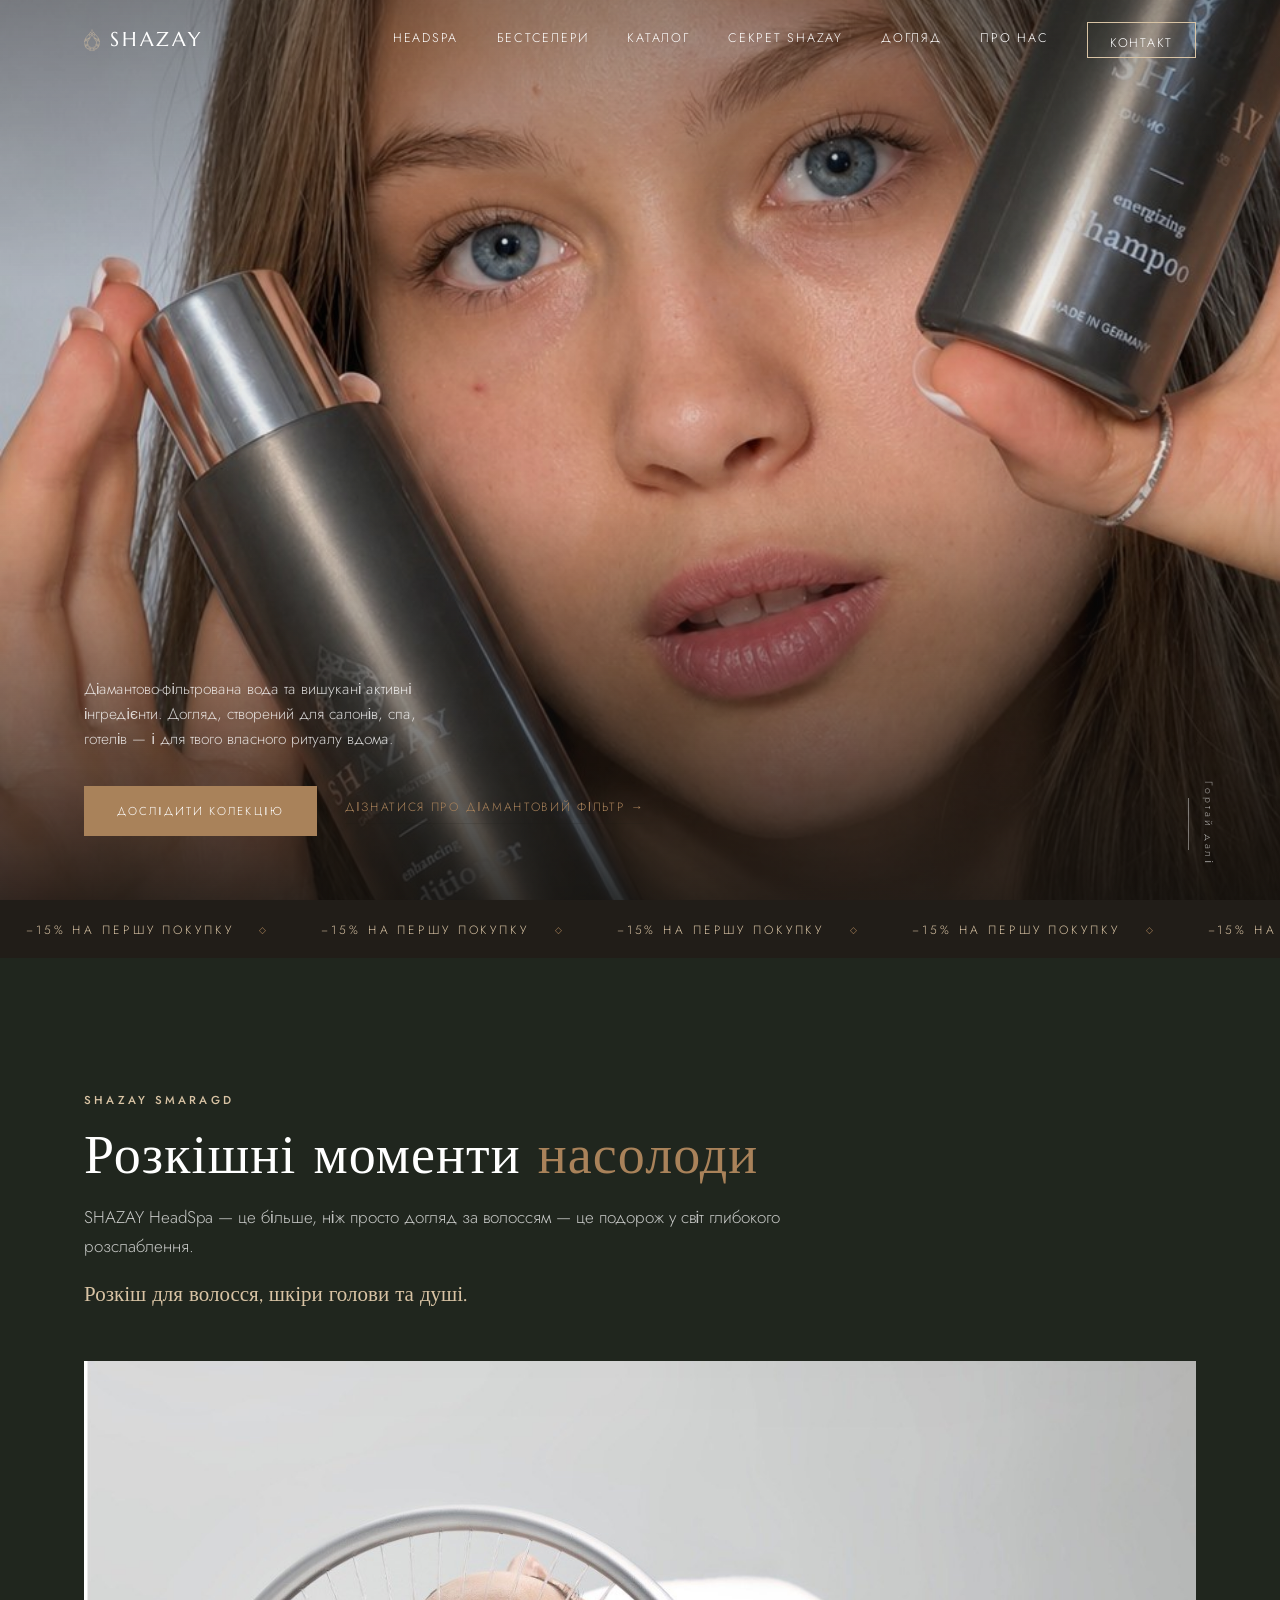
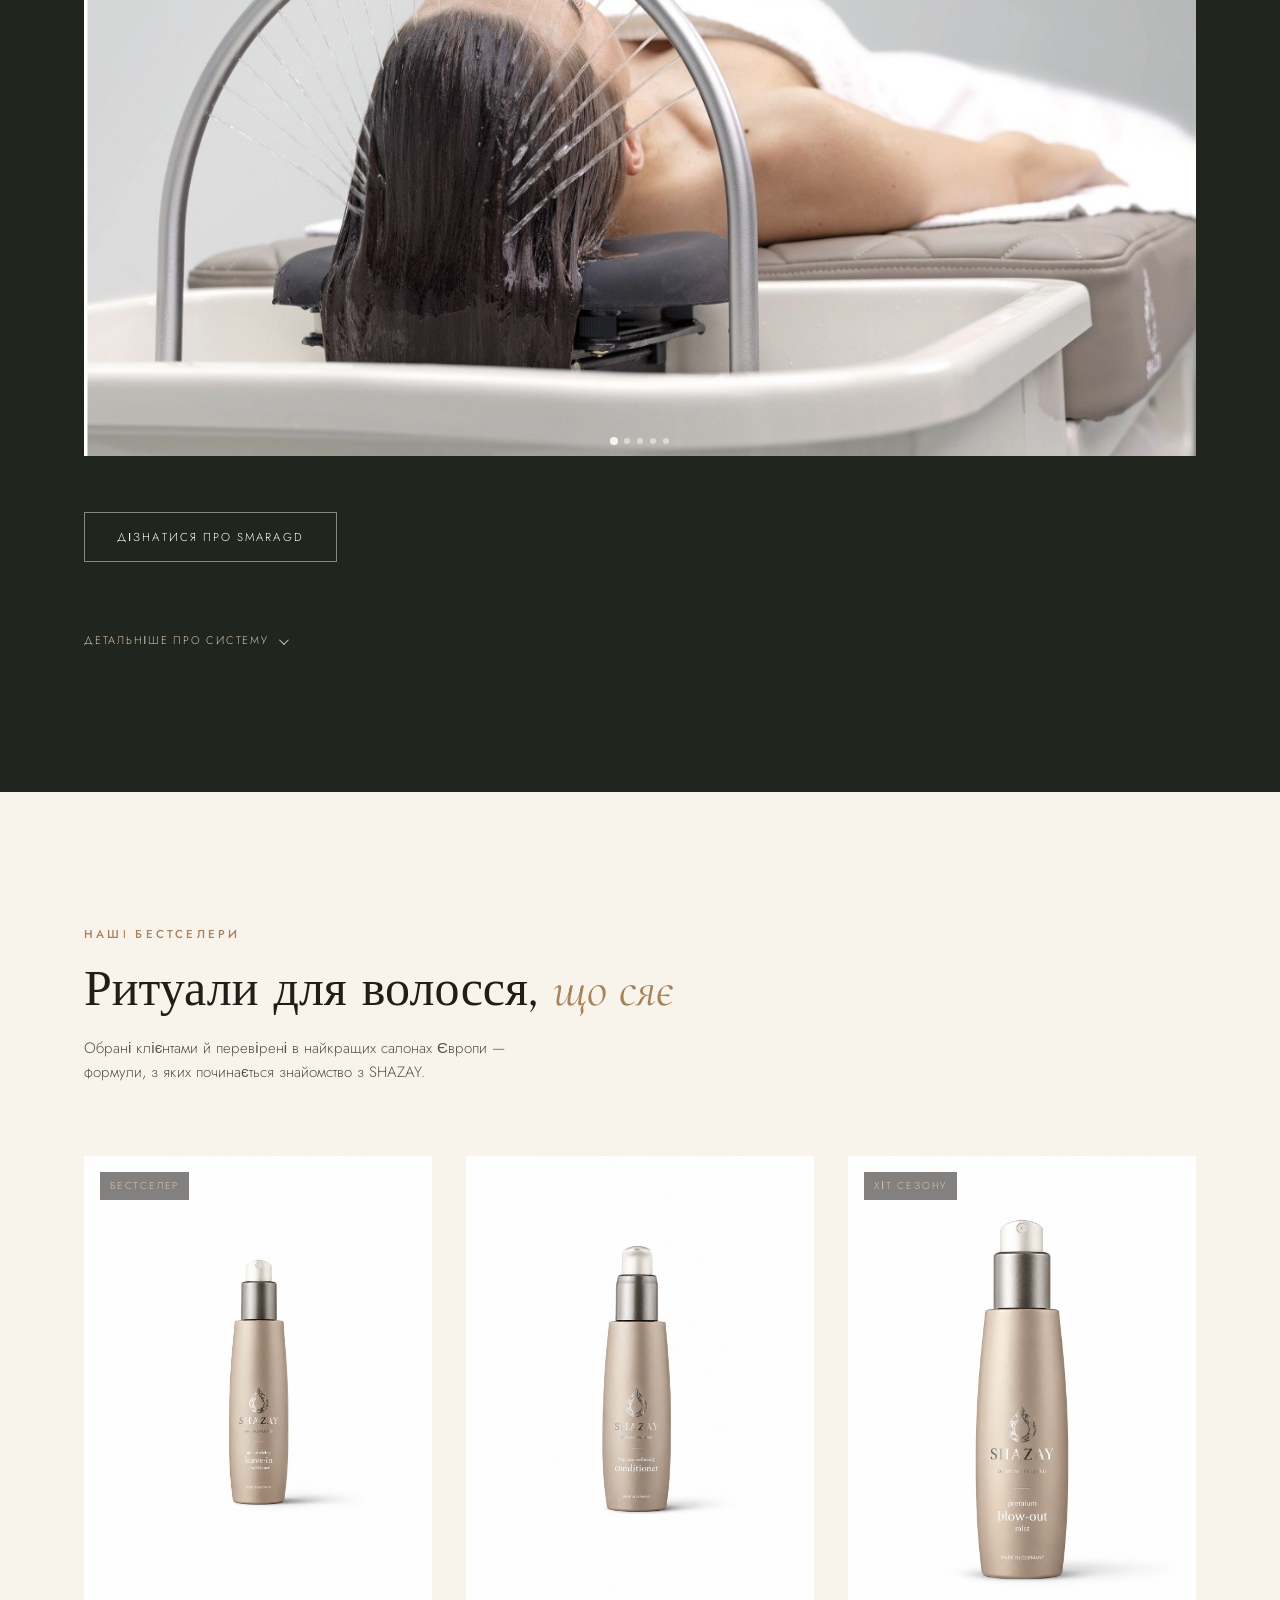
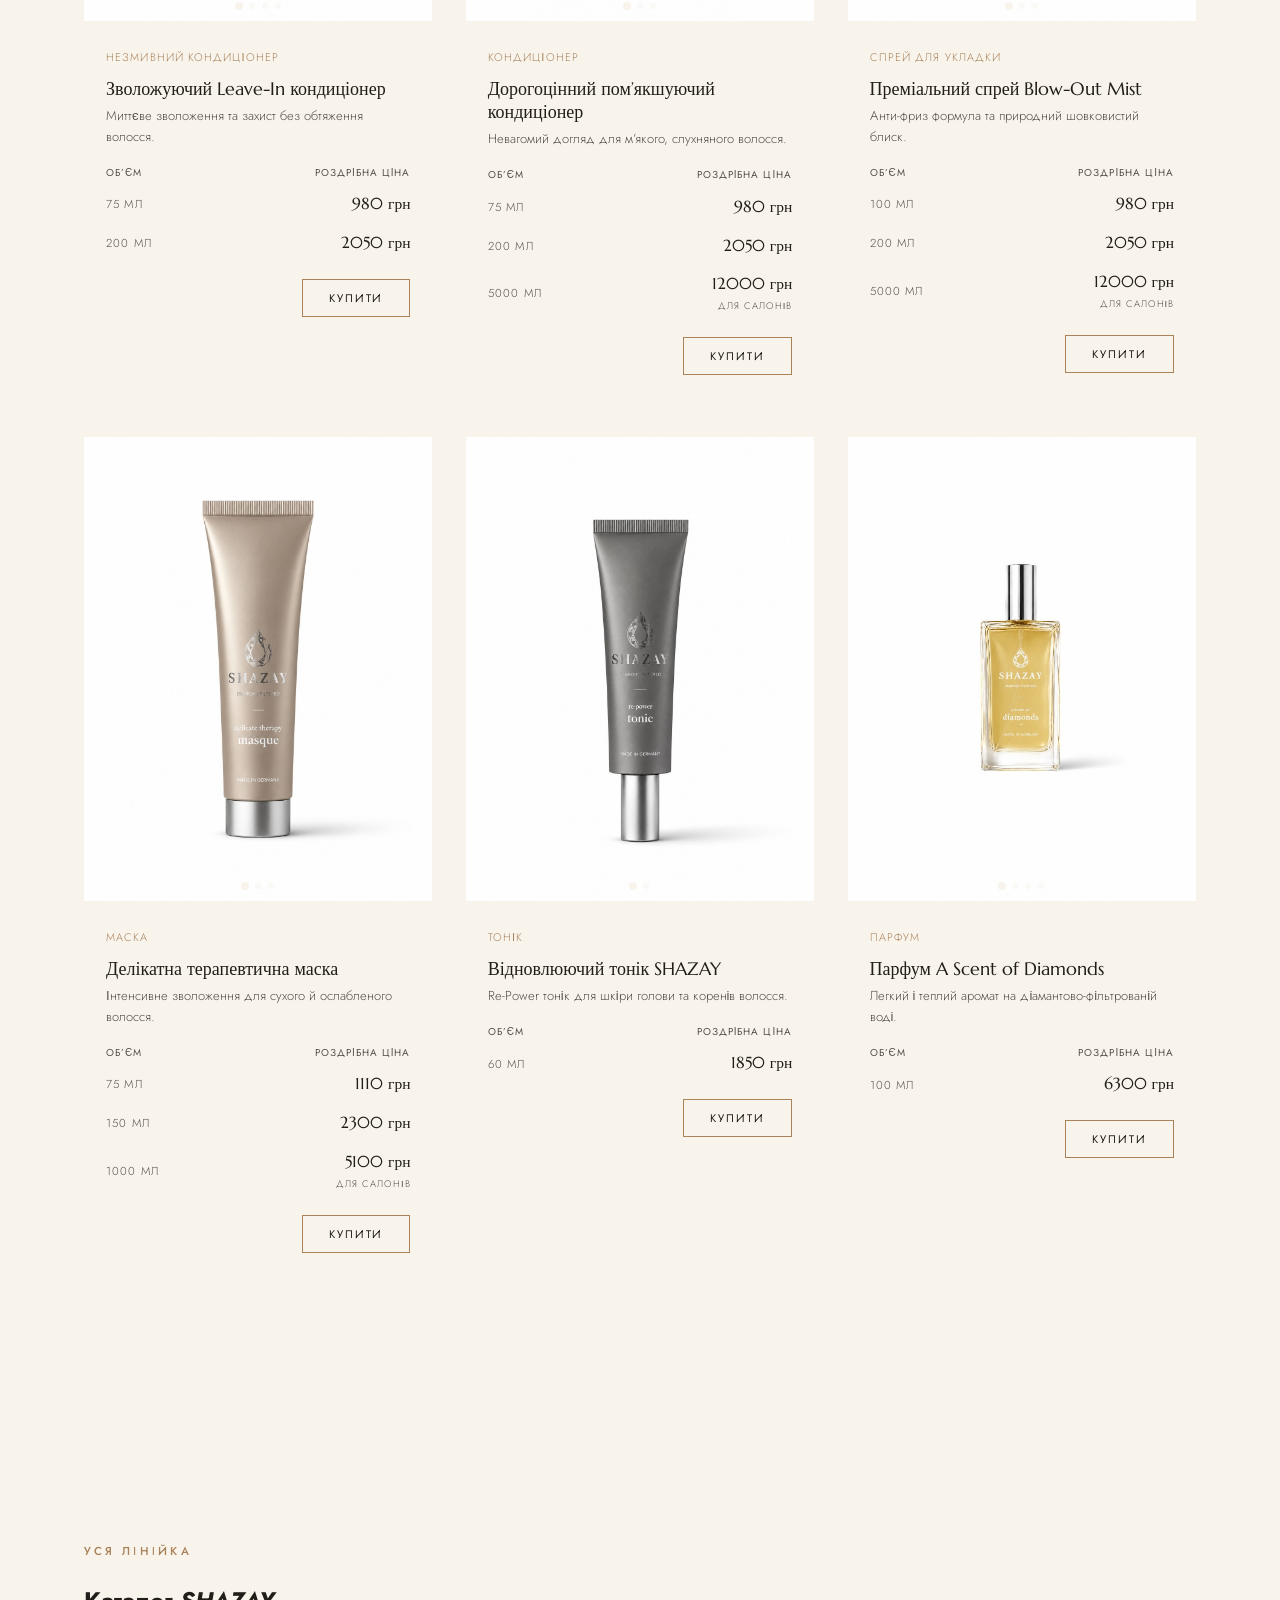
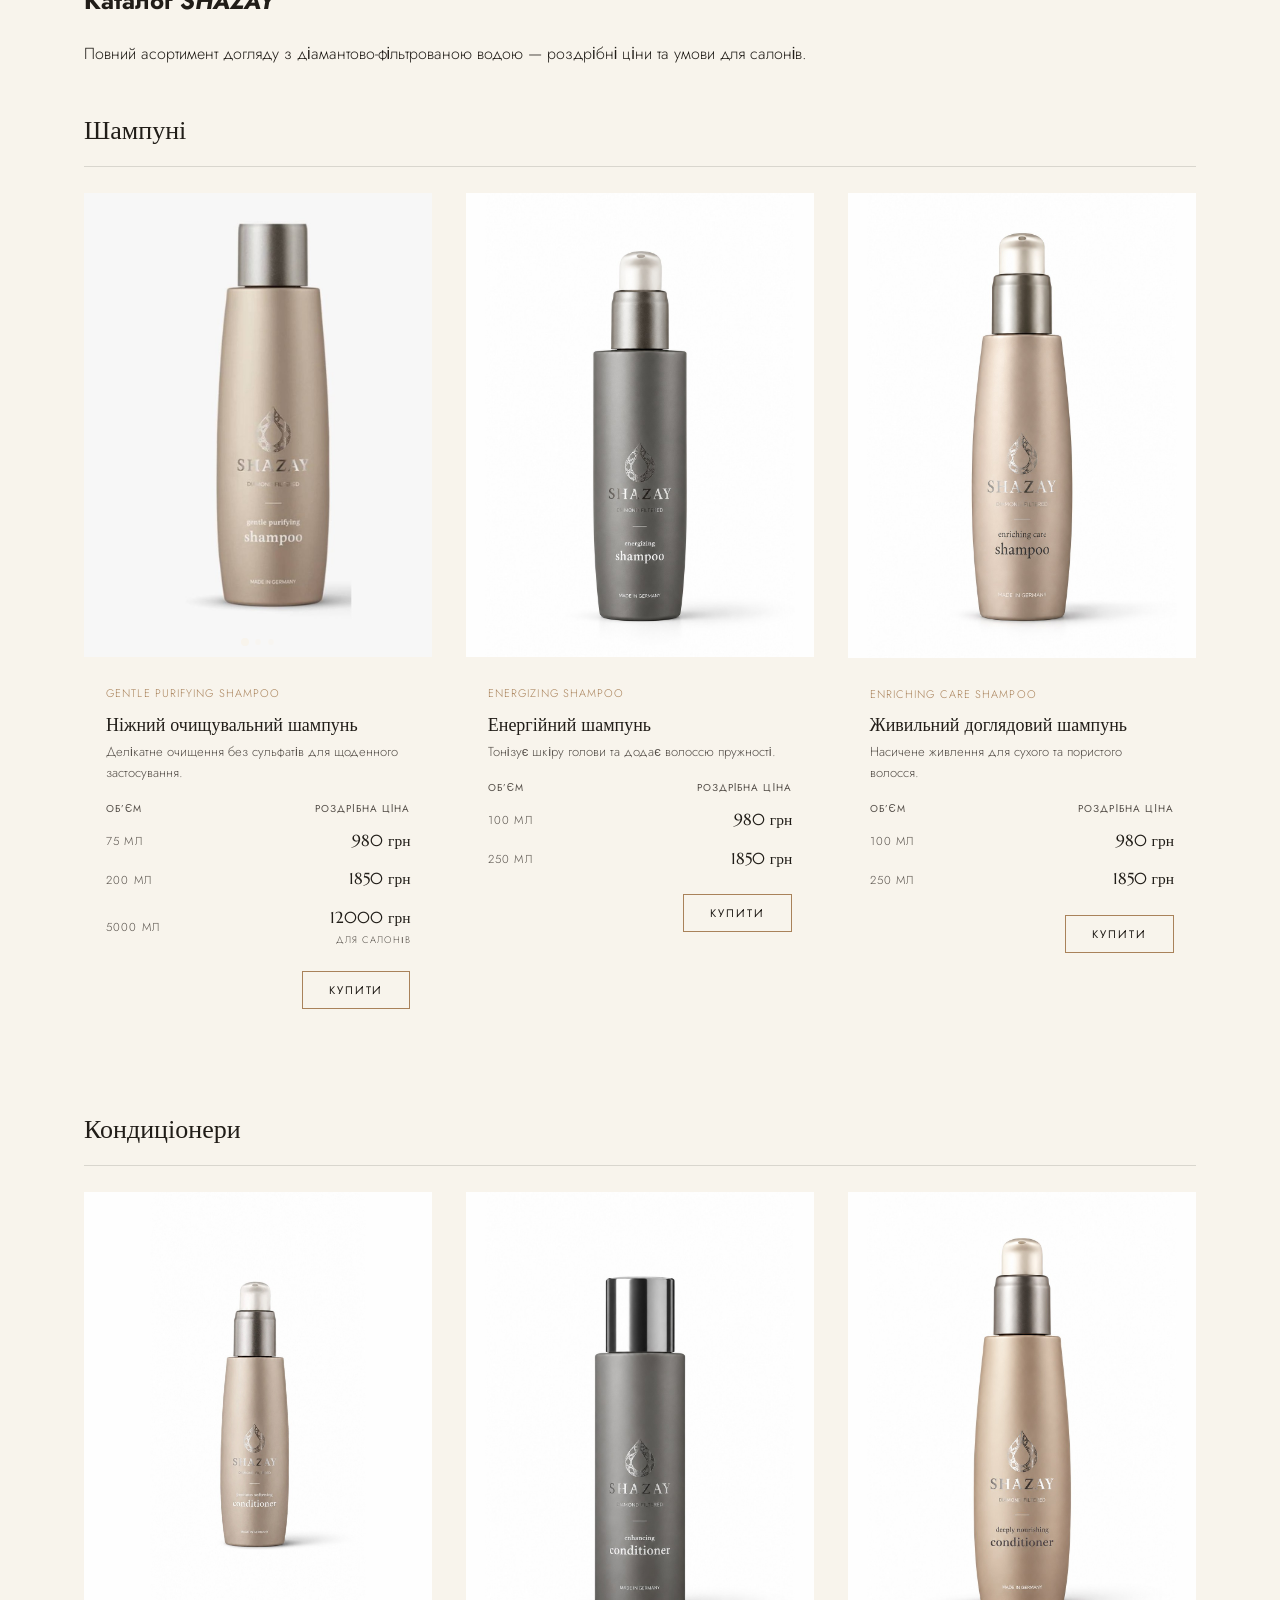
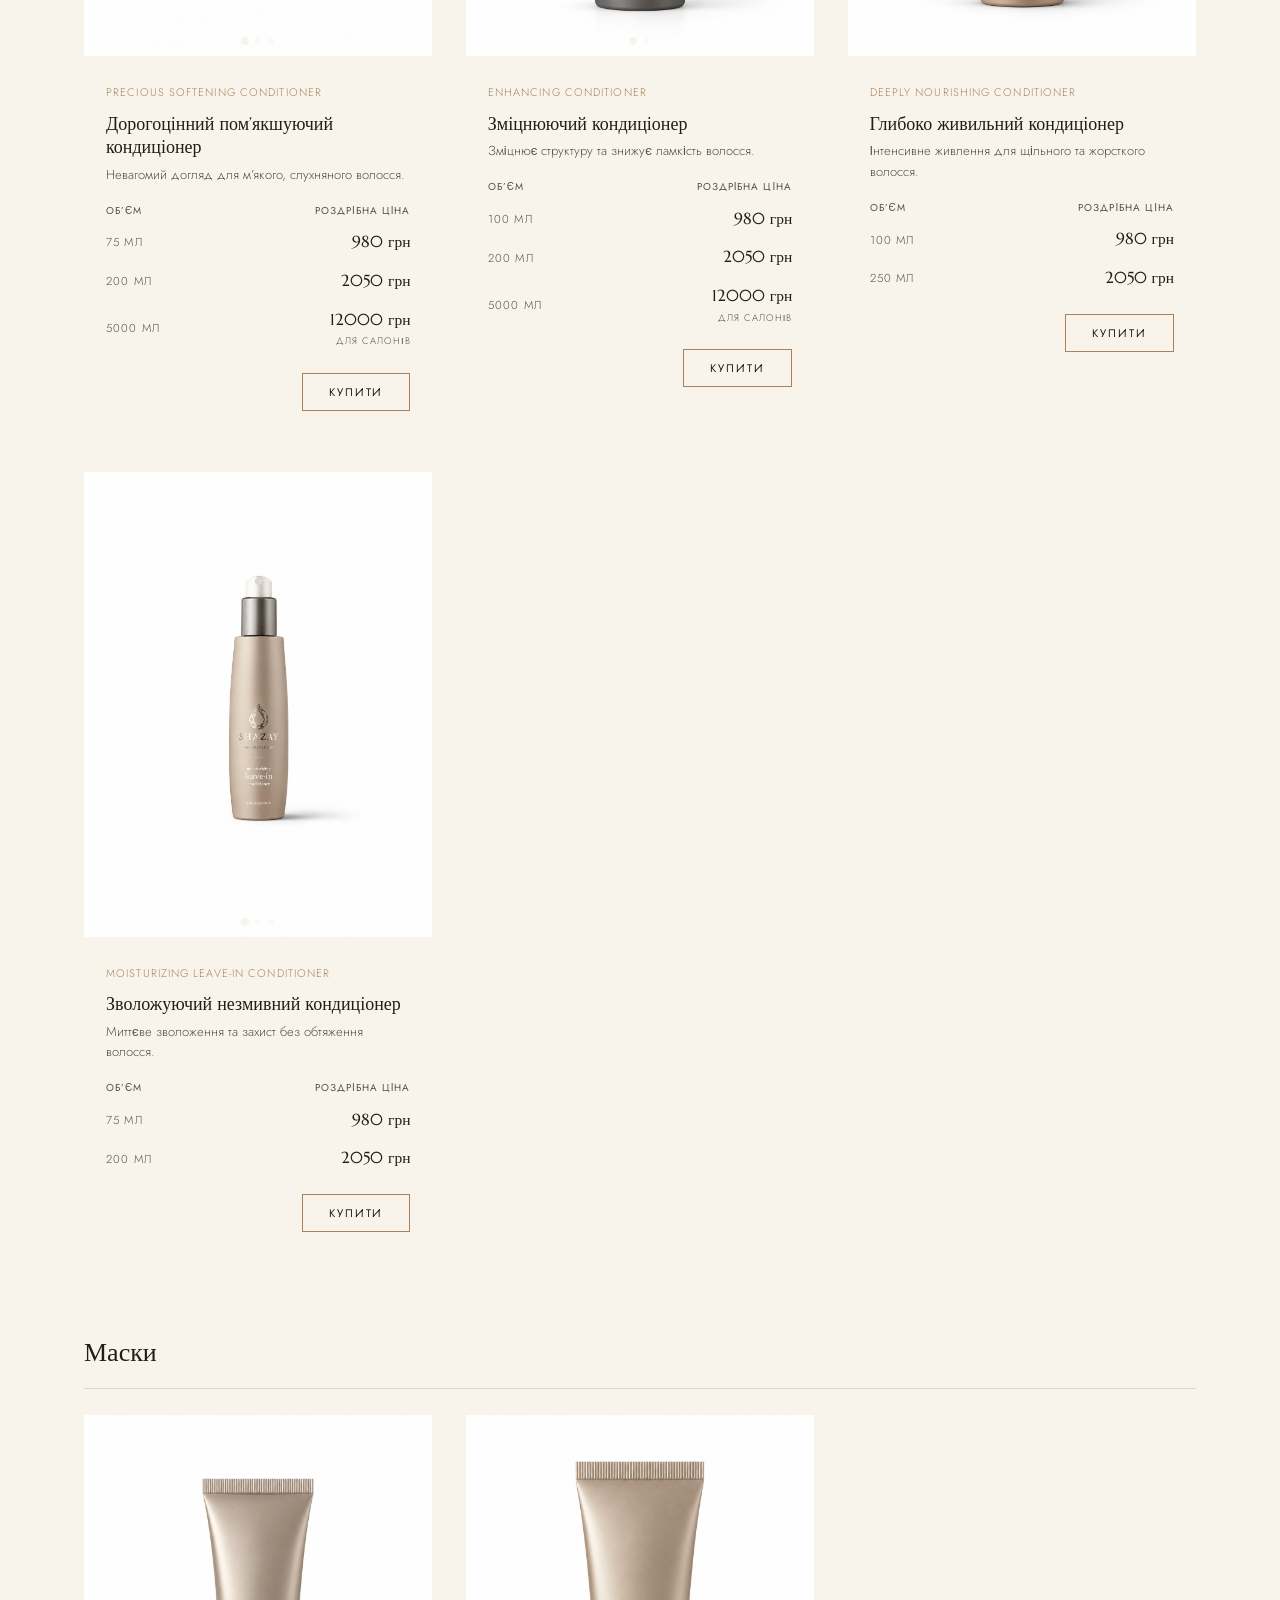
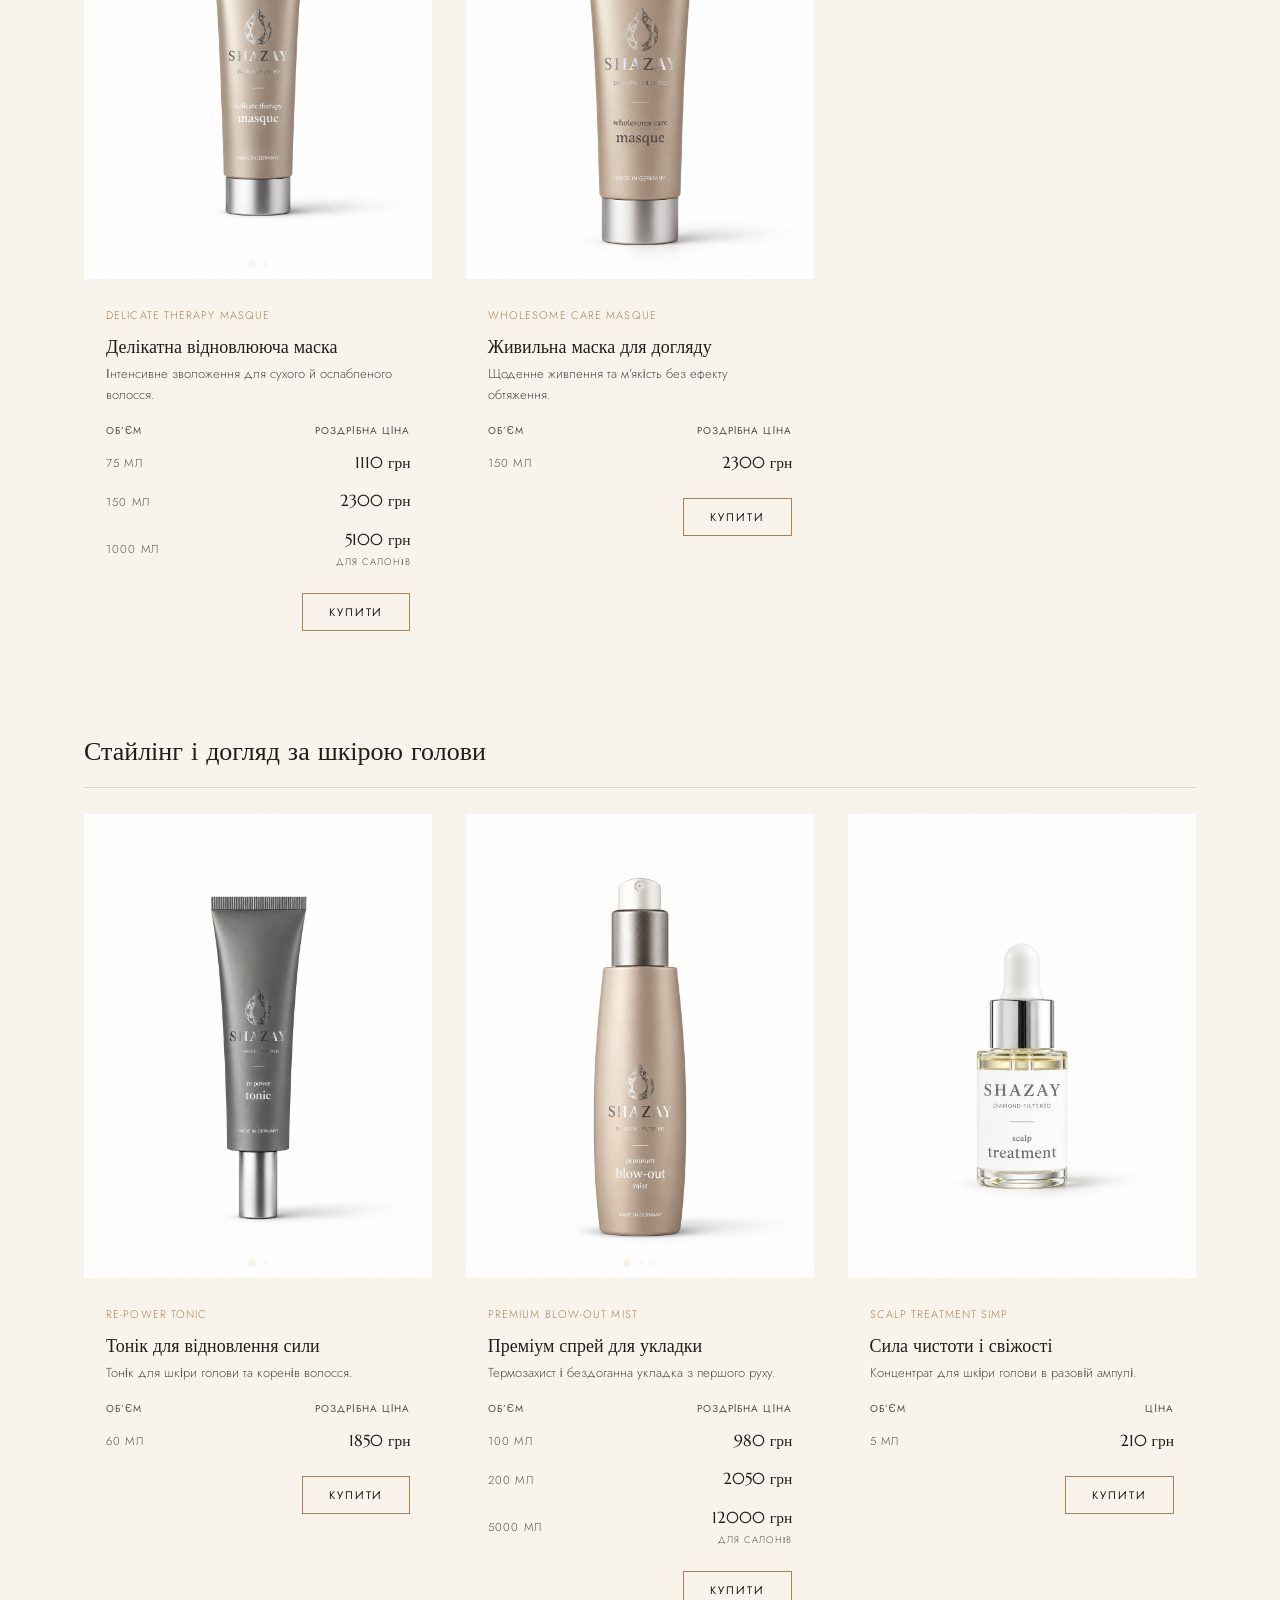
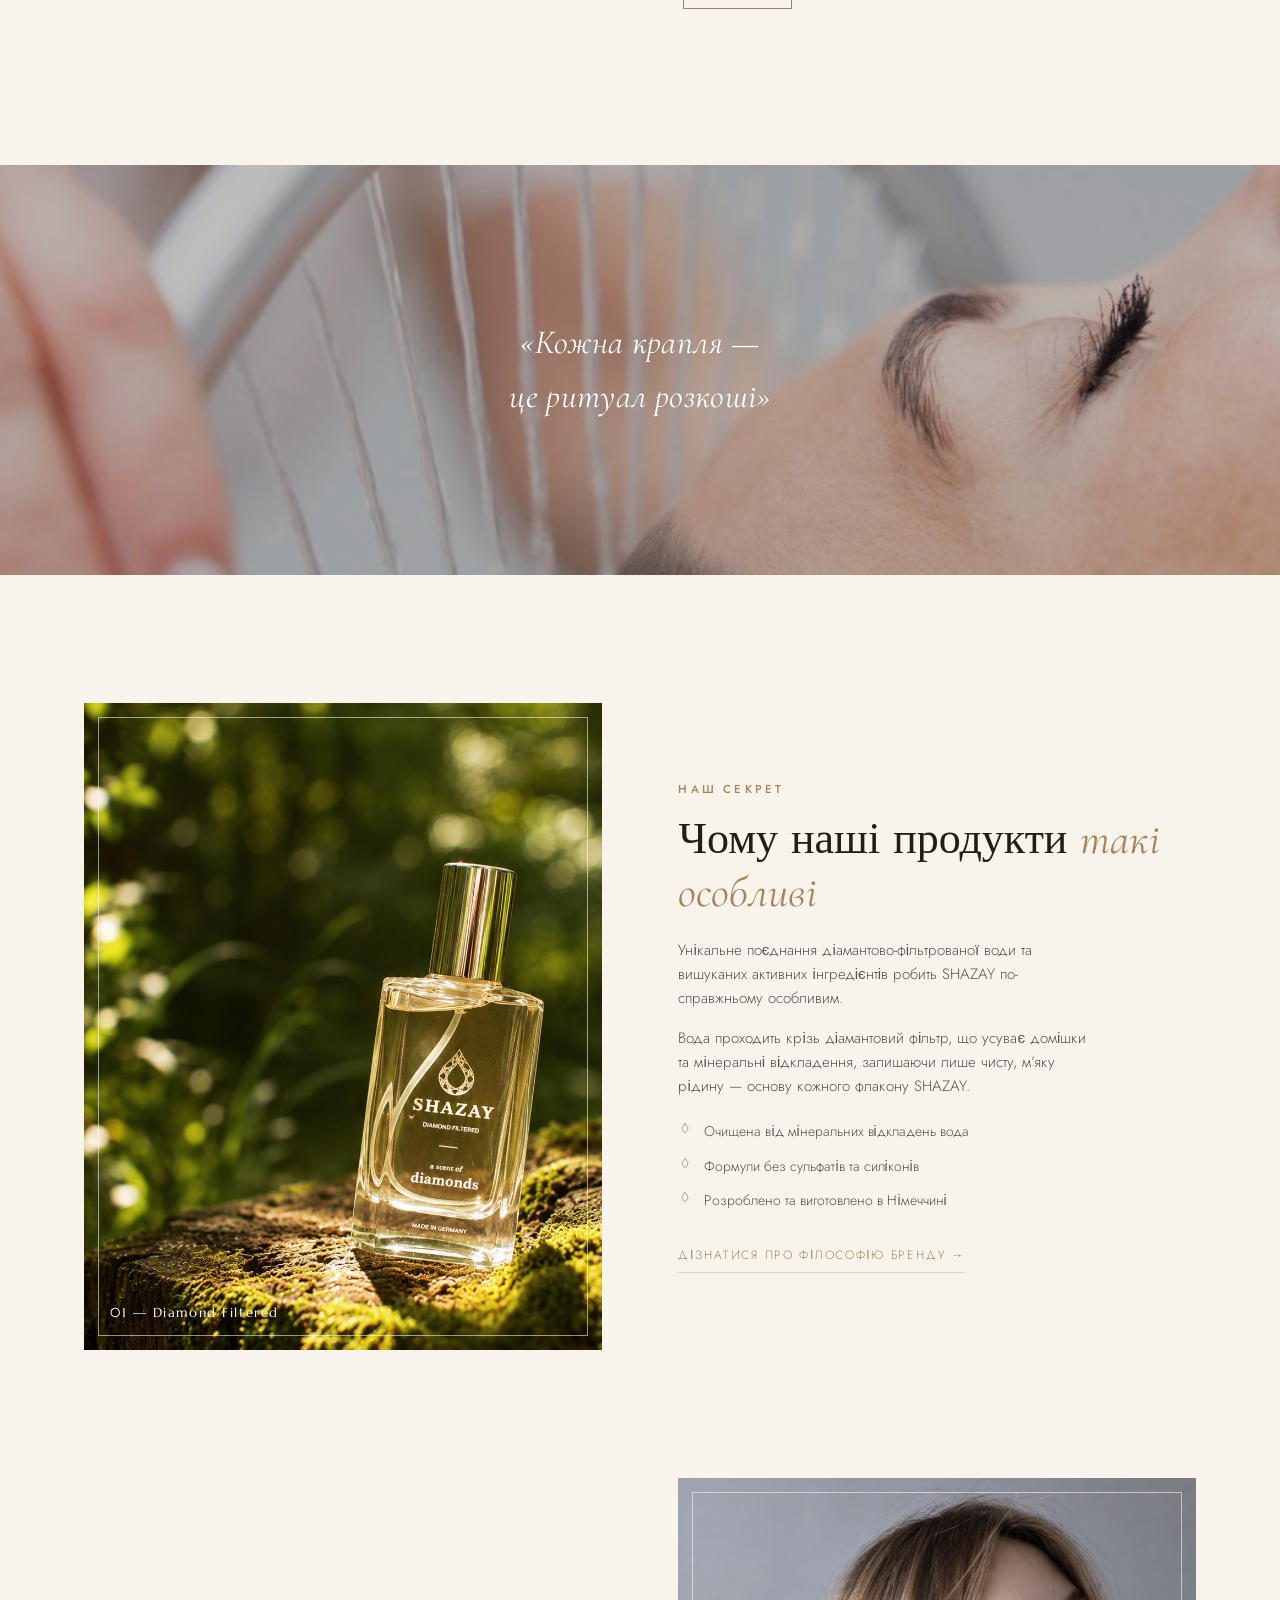
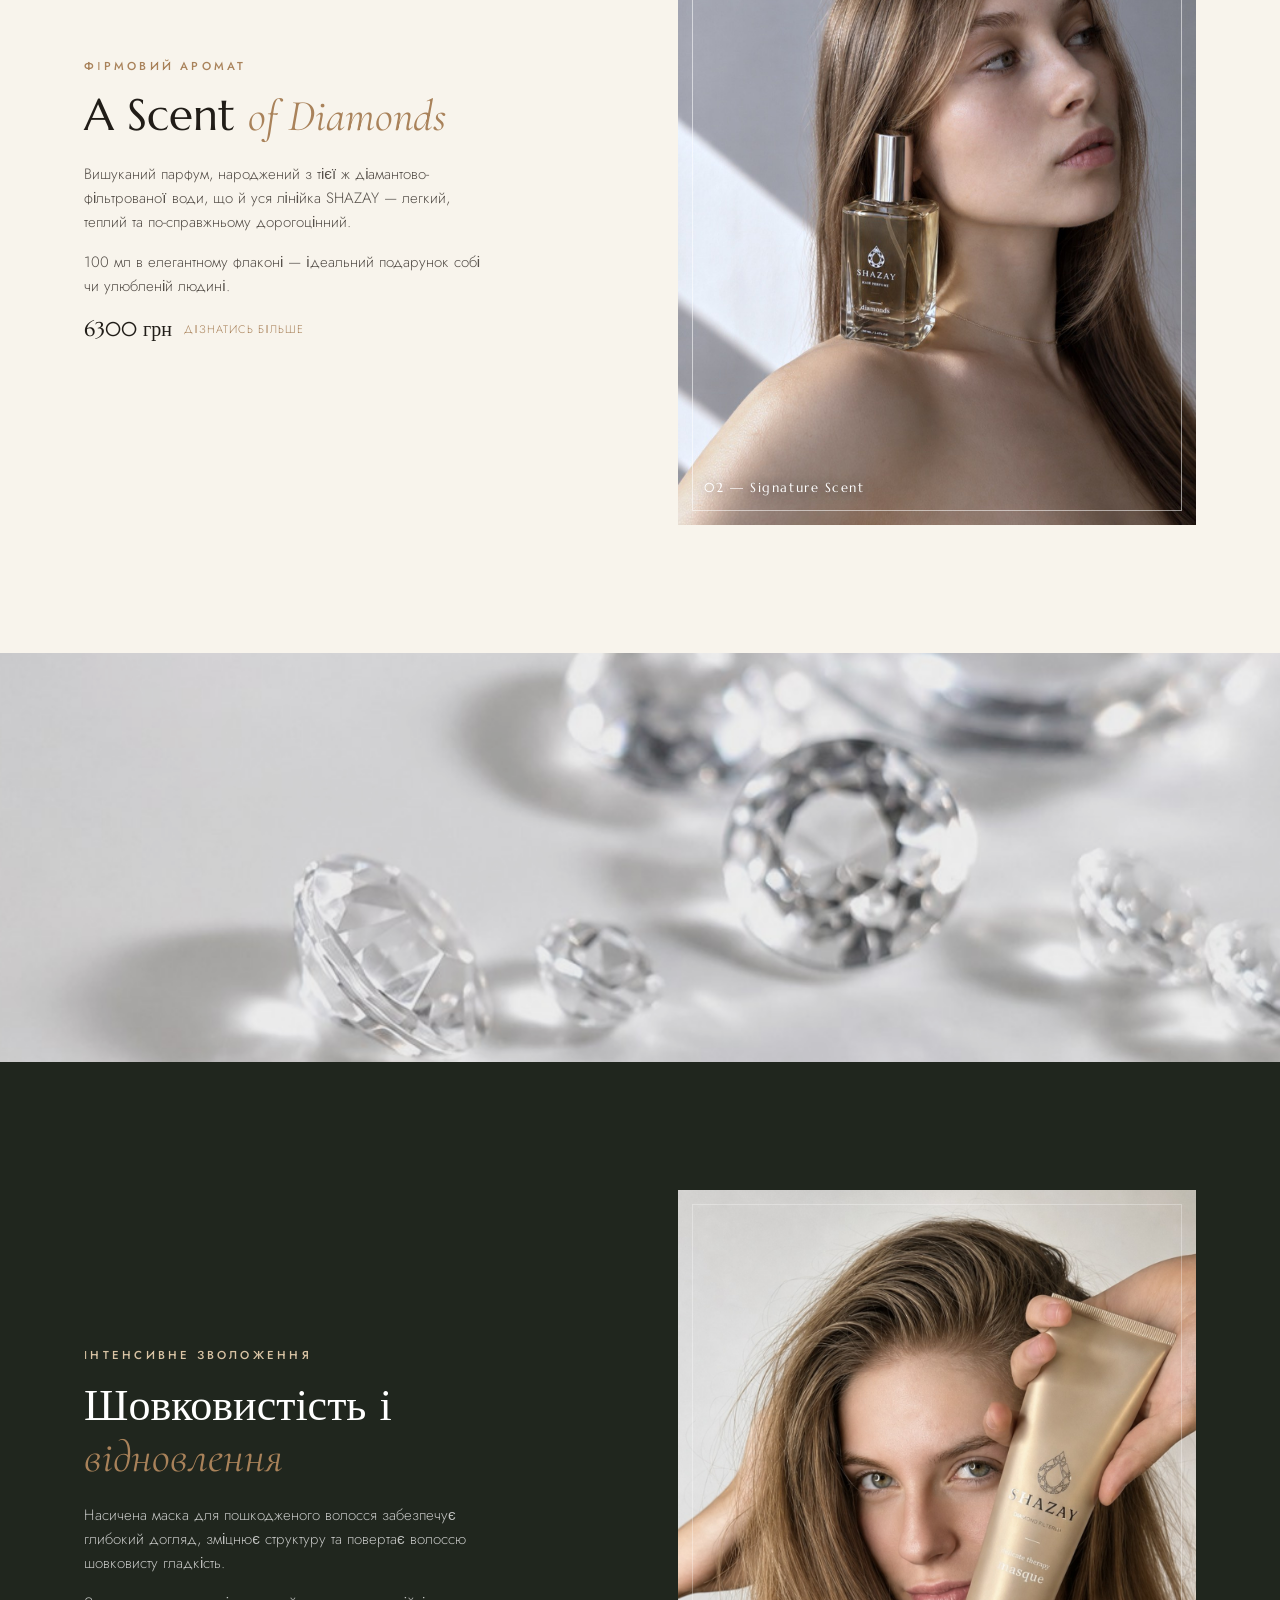
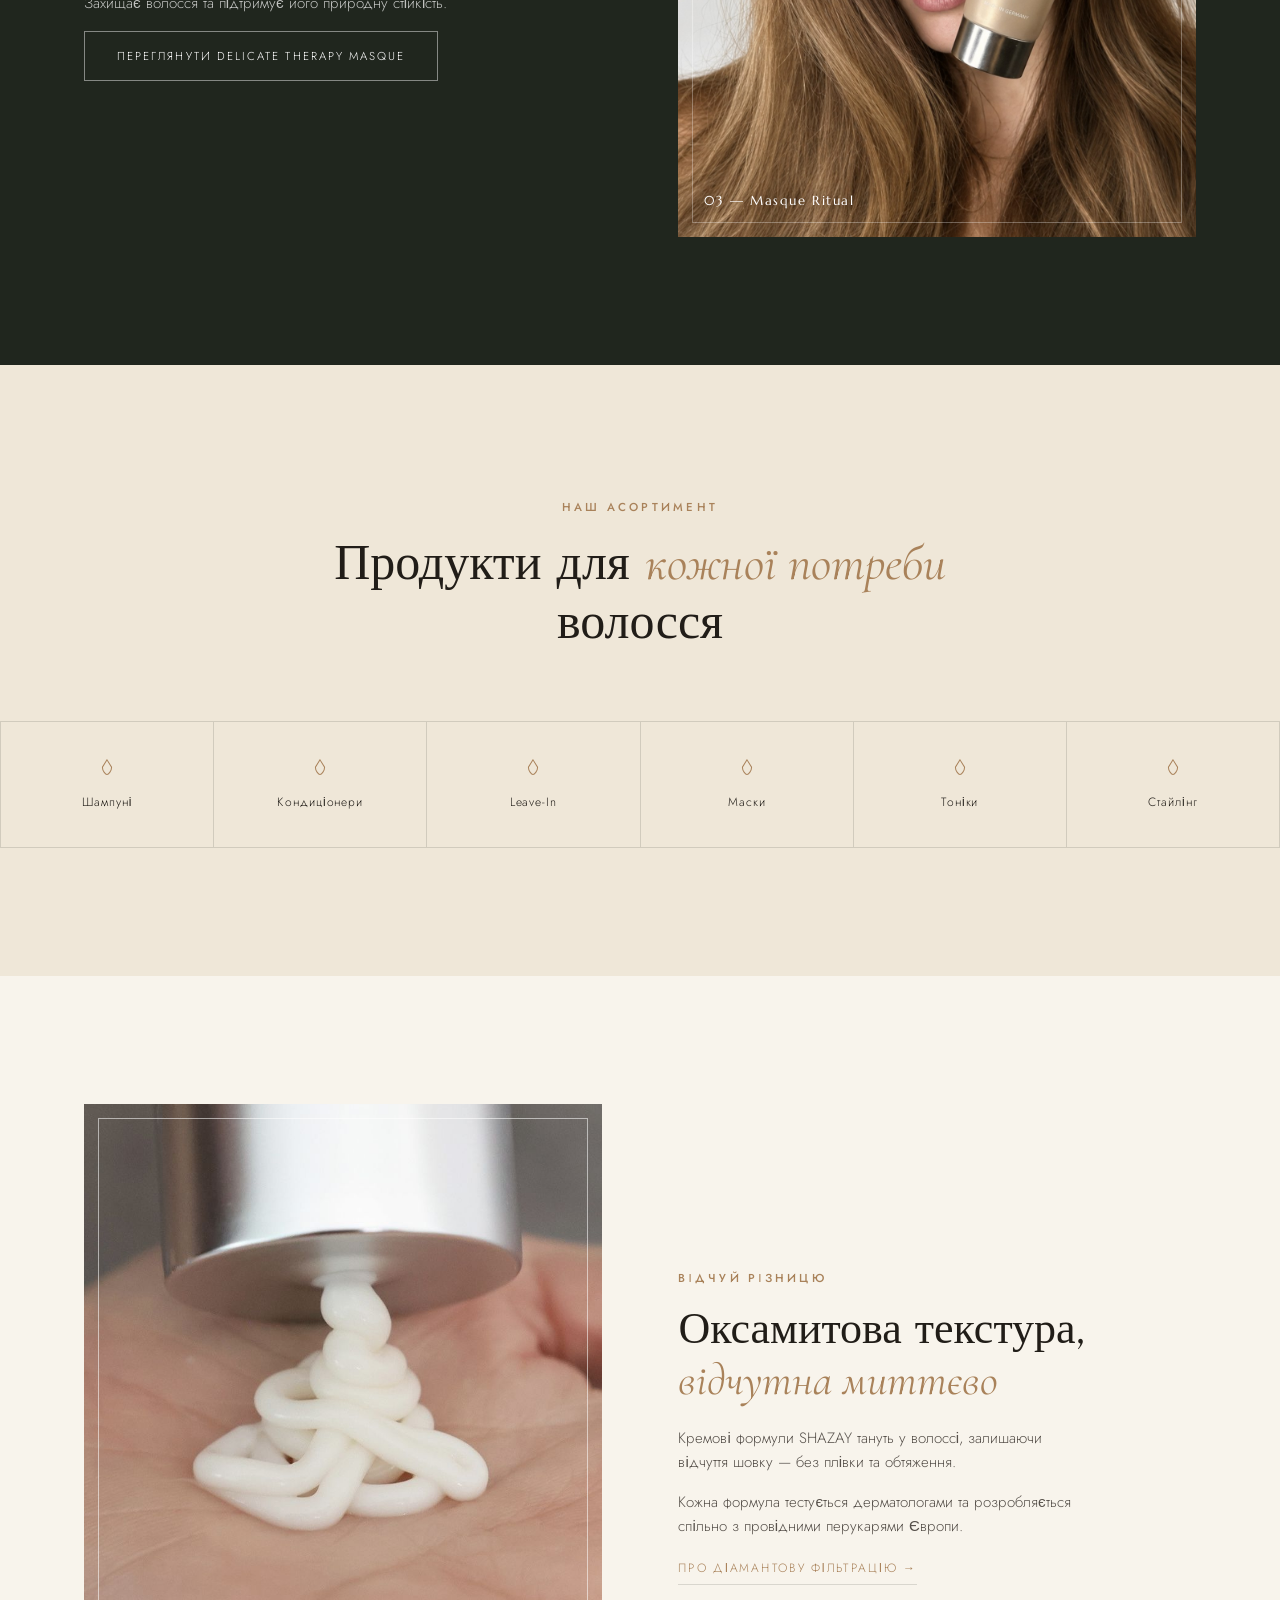
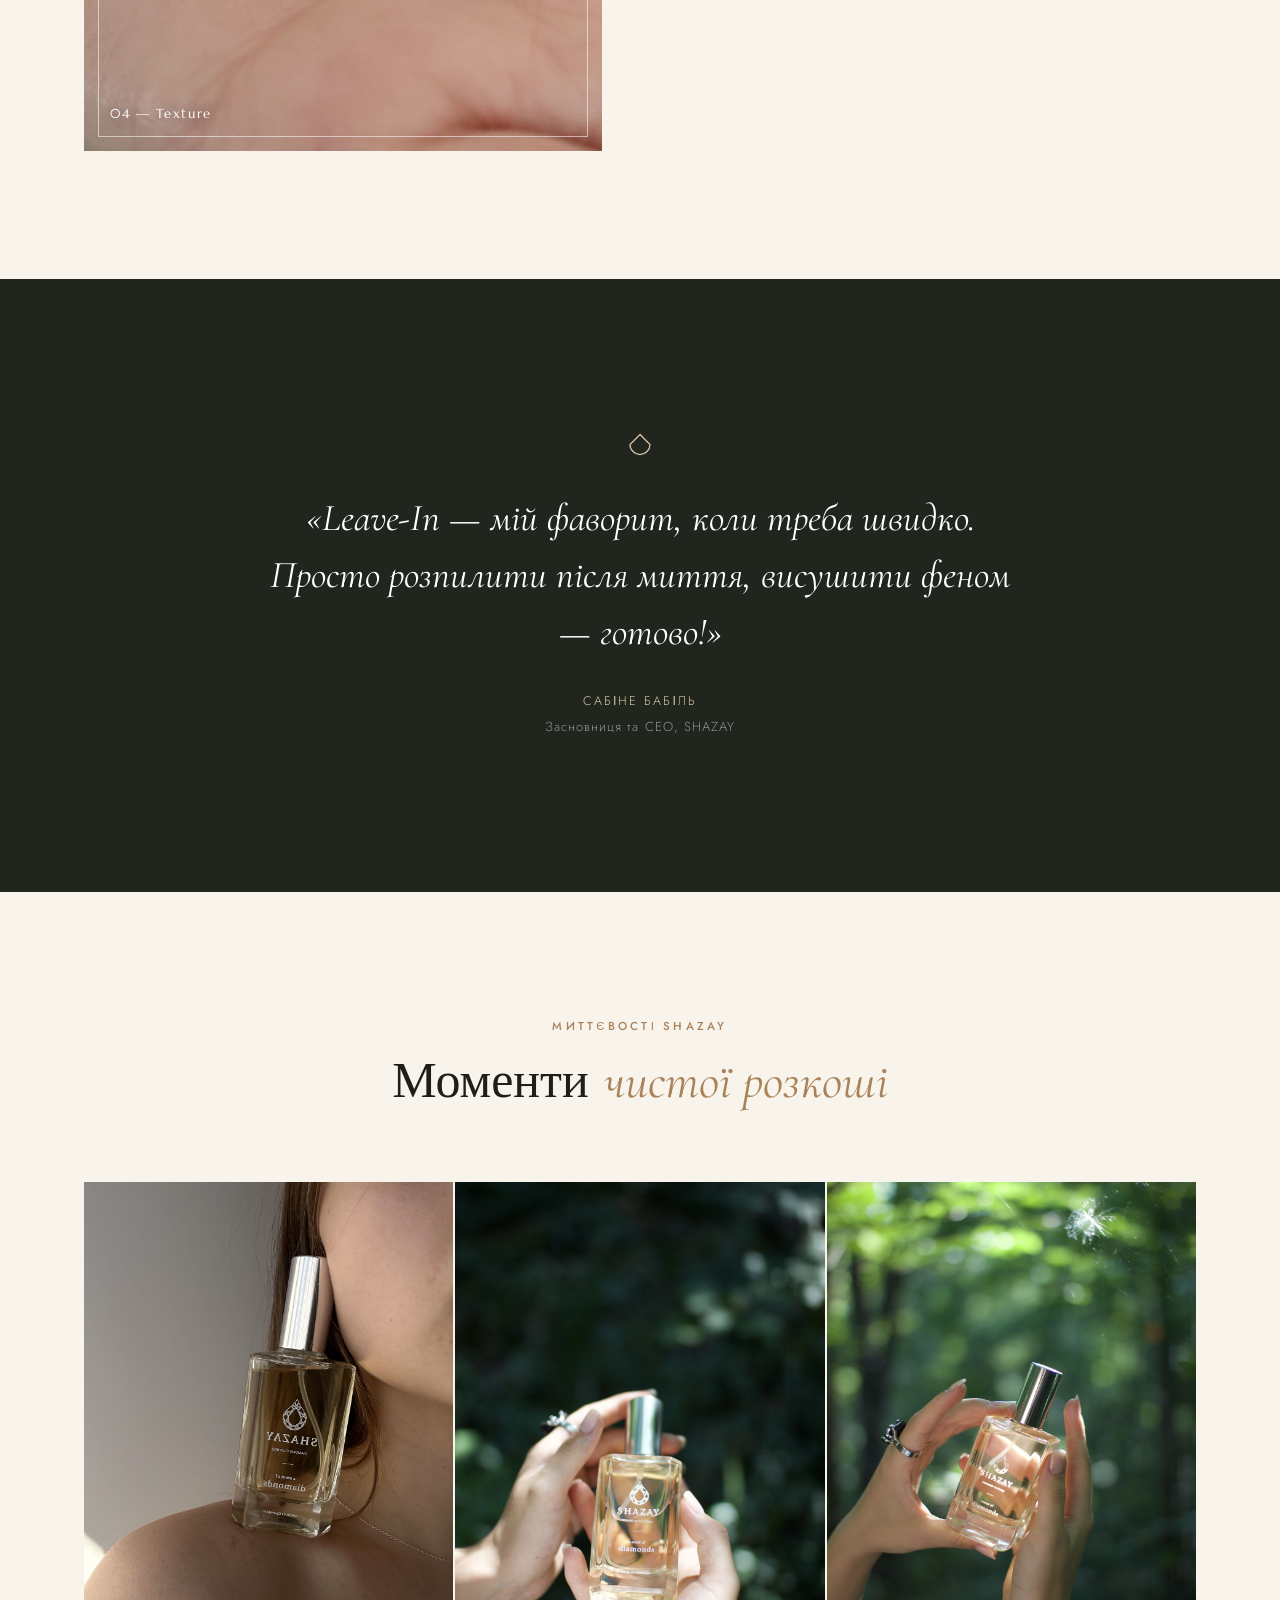
<file: index.html>
<!DOCTYPE html>
<html lang="uk">
<head>
<meta charset="UTF-8">
<meta name="viewport" content="width=device-width, initial-scale=1, viewport-fit=cover">
<title>SHAZAY — Розкіш для тебе і твого волосся</title>
<meta name="description" content="SHAZAY — люксовий догляд за волоссям та шкірою голови. Діамантово-фільтрована вода та вишукані активні інгредієнти для волосся, що сяє.">
<link rel="icon" href="data:image/svg+xml,<svg xmlns=%22http://www.w3.org/2000/svg%22 viewBox=%220 0 24 24%22><path fill=%22%23A9825A%22 d=%22M12 2 4 10c0 4.4 3.6 8 8 8s8-3.6 8-8z%22/></svg>">
<link rel="stylesheet" href="style.css">
</head>
<body>

<!-- Loader -->
<div class="loader" aria-hidden="true">
  <span class="mark">
    <svg viewBox="0 0 47.76 64" width="39" height="52" fill="none"><path fill-rule="evenodd" clip-rule="evenodd" d="M30.94 58.86 L25.27 63.94 L29.34 63.35 L32.53 62.29 Z M30.82 59.99 L31.7 61.82 L31.65 61.99 L29.23 62.76 L27.28 63 L30.64 59.87 Z M16.77 58.86 L15.17 62.29 L18.36 63.35 L22.44 63.94 Z M16.89 59.99 L17.06 59.87 L20.43 63 L18.48 62.76 L16.06 61.99 L16 61.82 Z M39.32 58.1 L31.88 58.63 L33.54 61.87 L36.07 60.58 Z M37.31 58.86 L35.84 59.99 L33.83 61.05 L32.83 59.16 Z M8.38 58.1 L11.63 60.58 L14.17 61.87 L15.82 58.63 Z M10.39 58.92 L14.88 59.16 L13.87 61.05 L11.87 59.99 Z M17.48 58.04 L23.85 63.94 L30.23 58.1 L26.21 56.15 L21.43 56.15 Z M18.6 58.21 L21.67 56.74 L26.04 56.74 L29.11 58.27 L23.79 63.06 Z M32.77 51.19 L27.28 55.62 L30.7 57.21 Z M31.41 53.2 L30.35 56.32 L28.46 55.44 Z M14.94 51.19 L17 57.21 L20.43 55.62 Z M16.3 53.2 L19.25 55.44 L17.36 56.32 Z M41.09 48.77 L34.13 49.83 L31.65 57.56 L39.97 57.15 Z M40.38 49.59 L39.32 56.62 L32.53 56.86 L34.66 50.36 Z M6.61 48.77 L7.73 57.15 L16.06 57.56 L13.58 49.83 Z M7.32 49.59 L13.05 50.36 L15.17 56.86 L8.38 56.62 Z M45.4 49.77 L42.04 48.65 L41.09 55.97 L43.51 52.9 Z M44.4 50.07 L44.46 50.24 L42.1 53.73 L42.57 49.54 Z M2.3 49.77 L4.19 52.9 L6.61 55.97 L5.67 48.65 Z M3.31 50.07 L5.14 49.54 L5.67 53.79 L3.25 50.24 Z M37.25 43.16 L34.95 48.71 L40.68 47.82 Z M37.43 44.52 L39.5 47.35 L36.01 47.94 Z M10.45 43.16 L7.03 47.82 L12.75 48.71 Z M10.27 44.52 L11.69 47.94 L8.21 47.35 Z M47.53 41.39 L42.33 47.76 L45.82 48.94 L46.94 45.46 Z M46.58 43.51 L46.41 45.05 L45.46 48.12 L43.39 47.41 Z M0.18 41.39 L0.77 45.46 L1.89 48.94 L5.37 47.76 Z M1.06 43.51 L4.31 47.41 L2.24 48.12 L1.48 45.82 Z M41.39 32.18 L37.67 37.37 L37.67 42.04 L41.45 47.29 L47.65 39.68 Z M41.45 33.18 L46.88 39.73 L41.51 46.23 L38.32 41.92 L38.32 37.55 Z M6.26 32.18 L0.06 39.79 L6.32 47.29 L10.04 42.04 L10.04 37.37 Z M6.26 33.18 L9.39 37.55 L9.39 41.92 L6.2 46.23 L0.83 39.73 Z M42.33 31.76 L47.65 38.2 L47.06 34.07 L46.46 32.06 L45.7 30.29 Z M43.39 31.94 L45.11 31.17 L45.46 31.23 L46.23 33.3 L46.76 36.07 Z M5.37 31.76 L2.01 30.29 L1.24 32.06 L0.65 34.07 L0.06 38.2 Z M4.31 31.94 L0.94 36.07 L1.48 33.3 L2.24 31.23 L2.6 31.17 Z M30.11 25.33 L37.31 36.37 L40.68 31.53 Z M32.24 27.34 L39.79 31.76 L37.31 35.25 Z M17.59 25.33 L7.03 31.53 L10.39 36.37 Z M15.47 27.34 L10.39 35.25 L7.91 31.76 Z M41.74 24.15 L41.98 30.94 L45.28 29.4 Z M42.45 26.39 L44.34 29.11 L42.57 29.99 Z M5.96 24.15 L2.42 29.4 L5.73 30.94 Z M5.25 26.39 L5.14 29.99 L3.37 29.11 Z M23.85 17.48 L10.98 37.2 L10.98 42.04 L13.99 49.24 L21.43 55.2 L26.27 55.2 L33.71 49.24 L36.72 42.1 L36.61 37.02 Z M23.85 18.66 L36.13 37.49 L36.13 41.86 L33.18 48.89 L25.98 54.61 L21.73 54.61 L14.64 49 L11.57 41.86 L11.69 37.25 Z M33.95 15 L28.87 23.56 L40.92 30.52 L40.8 23.2 Z M34.01 16.12 L40.21 23.5 L40.27 29.46 L29.7 23.26 Z M13.76 15 L6.91 23.2 L6.79 30.52 L18.83 23.56 Z M13.7 16.12 L18.01 23.26 L7.44 29.46 L7.5 23.5 Z M33.18 14.46 L24.5 16.71 L28.28 22.55 Z M31.76 15.47 L28.28 21.37 L25.51 17.12 Z M14.52 14.46 L19.42 22.55 L23.2 16.71 Z M15.94 15.47 L22.2 17.12 L19.42 21.37 Z M27.99 7.26 L24.86 15.65 L32.71 13.58 Z M28.22 8.62 L31.59 13.23 L25.92 14.76 Z M19.72 7.26 L15 13.58 L22.85 15.65 Z M19.48 8.62 L21.79 14.76 L16.12 13.23 Z M23.85 0 L20.43 6.26 L23.85 15.65 L27.28 6.44 Z M23.85 1.36 L26.63 6.38 L23.85 13.76 L21.08 6.38 Z" fill="currentColor"/></svg>
  </span>
</div>

<!-- Header -->
<header class="site-header" id="siteHeader">
  <div class="container">
    <a href="#top" class="logo">
      <span class="mark">
        <svg width="16" height="22" viewBox="0 0 47.76 64" fill="none"><path fill-rule="evenodd" clip-rule="evenodd" d="M30.94 58.86 L25.27 63.94 L29.34 63.35 L32.53 62.29 Z M30.82 59.99 L31.7 61.82 L31.65 61.99 L29.23 62.76 L27.28 63 L30.64 59.87 Z M16.77 58.86 L15.17 62.29 L18.36 63.35 L22.44 63.94 Z M16.89 59.99 L17.06 59.87 L20.43 63 L18.48 62.76 L16.06 61.99 L16 61.82 Z M39.32 58.1 L31.88 58.63 L33.54 61.87 L36.07 60.58 Z M37.31 58.86 L35.84 59.99 L33.83 61.05 L32.83 59.16 Z M8.38 58.1 L11.63 60.58 L14.17 61.87 L15.82 58.63 Z M10.39 58.92 L14.88 59.16 L13.87 61.05 L11.87 59.99 Z M17.48 58.04 L23.85 63.94 L30.23 58.1 L26.21 56.15 L21.43 56.15 Z M18.6 58.21 L21.67 56.74 L26.04 56.74 L29.11 58.27 L23.79 63.06 Z M32.77 51.19 L27.28 55.62 L30.7 57.21 Z M31.41 53.2 L30.35 56.32 L28.46 55.44 Z M14.94 51.19 L17 57.21 L20.43 55.62 Z M16.3 53.2 L19.25 55.44 L17.36 56.32 Z M41.09 48.77 L34.13 49.83 L31.65 57.56 L39.97 57.15 Z M40.38 49.59 L39.32 56.62 L32.53 56.86 L34.66 50.36 Z M6.61 48.77 L7.73 57.15 L16.06 57.56 L13.58 49.83 Z M7.32 49.59 L13.05 50.36 L15.17 56.86 L8.38 56.62 Z M45.4 49.77 L42.04 48.65 L41.09 55.97 L43.51 52.9 Z M44.4 50.07 L44.46 50.24 L42.1 53.73 L42.57 49.54 Z M2.3 49.77 L4.19 52.9 L6.61 55.97 L5.67 48.65 Z M3.31 50.07 L5.14 49.54 L5.67 53.79 L3.25 50.24 Z M37.25 43.16 L34.95 48.71 L40.68 47.82 Z M37.43 44.52 L39.5 47.35 L36.01 47.94 Z M10.45 43.16 L7.03 47.82 L12.75 48.71 Z M10.27 44.52 L11.69 47.94 L8.21 47.35 Z M47.53 41.39 L42.33 47.76 L45.82 48.94 L46.94 45.46 Z M46.58 43.51 L46.41 45.05 L45.46 48.12 L43.39 47.41 Z M0.18 41.39 L0.77 45.46 L1.89 48.94 L5.37 47.76 Z M1.06 43.51 L4.31 47.41 L2.24 48.12 L1.48 45.82 Z M41.39 32.18 L37.67 37.37 L37.67 42.04 L41.45 47.29 L47.65 39.68 Z M41.45 33.18 L46.88 39.73 L41.51 46.23 L38.32 41.92 L38.32 37.55 Z M6.26 32.18 L0.06 39.79 L6.32 47.29 L10.04 42.04 L10.04 37.37 Z M6.26 33.18 L9.39 37.55 L9.39 41.92 L6.2 46.23 L0.83 39.73 Z M42.33 31.76 L47.65 38.2 L47.06 34.07 L46.46 32.06 L45.7 30.29 Z M43.39 31.94 L45.11 31.17 L45.46 31.23 L46.23 33.3 L46.76 36.07 Z M5.37 31.76 L2.01 30.29 L1.24 32.06 L0.65 34.07 L0.06 38.2 Z M4.31 31.94 L0.94 36.07 L1.48 33.3 L2.24 31.23 L2.6 31.17 Z M30.11 25.33 L37.31 36.37 L40.68 31.53 Z M32.24 27.34 L39.79 31.76 L37.31 35.25 Z M17.59 25.33 L7.03 31.53 L10.39 36.37 Z M15.47 27.34 L10.39 35.25 L7.91 31.76 Z M41.74 24.15 L41.98 30.94 L45.28 29.4 Z M42.45 26.39 L44.34 29.11 L42.57 29.99 Z M5.96 24.15 L2.42 29.4 L5.73 30.94 Z M5.25 26.39 L5.14 29.99 L3.37 29.11 Z M23.85 17.48 L10.98 37.2 L10.98 42.04 L13.99 49.24 L21.43 55.2 L26.27 55.2 L33.71 49.24 L36.72 42.1 L36.61 37.02 Z M23.85 18.66 L36.13 37.49 L36.13 41.86 L33.18 48.89 L25.98 54.61 L21.73 54.61 L14.64 49 L11.57 41.86 L11.69 37.25 Z M33.95 15 L28.87 23.56 L40.92 30.52 L40.8 23.2 Z M34.01 16.12 L40.21 23.5 L40.27 29.46 L29.7 23.26 Z M13.76 15 L6.91 23.2 L6.79 30.52 L18.83 23.56 Z M13.7 16.12 L18.01 23.26 L7.44 29.46 L7.5 23.5 Z M33.18 14.46 L24.5 16.71 L28.28 22.55 Z M31.76 15.47 L28.28 21.37 L25.51 17.12 Z M14.52 14.46 L19.42 22.55 L23.2 16.71 Z M15.94 15.47 L22.2 17.12 L19.42 21.37 Z M27.99 7.26 L24.86 15.65 L32.71 13.58 Z M28.22 8.62 L31.59 13.23 L25.92 14.76 Z M19.72 7.26 L15 13.58 L22.85 15.65 Z M19.48 8.62 L21.79 14.76 L16.12 13.23 Z M23.85 0 L20.43 6.26 L23.85 15.65 L27.28 6.44 Z M23.85 1.36 L26.63 6.38 L23.85 13.76 L21.08 6.38 Z" fill="currentColor"/></svg>
      </span>
      SHAZAY
    </a>

    <nav class="nav" id="siteNav">
      <a href="#smaragd">HeadSpa</a>
        <a href="#bestsellers">Бестселери</a>
        <a href="#katalog">Каталог</a>
      <a href="#secret">Секрет SHAZAY</a>
      <a href="#dogliad">Догляд</a>
      <a href="#pro-nas">Про нас</a>
      <a href="#contact" class="nav-cta">Контакт</a>
    </nav>

    <button class="burger" id="burgerBtn" aria-label="Відкрити меню" aria-expanded="false" aria-controls="siteNav">
      <span></span><span></span><span></span>
    </button>
  </div>
</header>

<!-- Hero -->
<section class="hero" id="top">
  <div class="hero__media" data-parallax>
    <img src="hero-portrait.jpg" alt="Дівчина тримає шампунь і кондиціонер SHAZAY біля обличчя" style="object-position:50% 34%">
  </div>
  <div class="hero__scrim"></div>
  <div class="container hero__content">
    <h1 class="visually-hidden">SHAZAY — розкіш для тебе і твого волосся</h1>
    <p class="hero__sub">Діамантово-фільтрована вода та вишукані активні інгредієнти. Догляд, створений для салонів, спа, готелів — і для твого власного ритуалу вдома.</p>
    <div class="hero__actions">
      <a href="#bestsellers" class="btn">Дослідити колекцію</a>
      <a href="#secret" class="text-link">Дізнатися про діамантовий фільтр →</a>
    </div>
  </div>
  <span class="scroll-cue">Гортай далі</span>
</section>

<!-- Marquee -->
<div class="marquee" aria-hidden="true">
  <div class="marquee__track">
    <span>−15% на першу покупку</span>
    <span>−15% на першу покупку</span>
    <span>−15% на першу покупку</span>
    <span>−15% на першу покупку</span>
    <span>−15% на першу покупку</span>
    <span>−15% на першу покупку</span>
    <span>−15% на першу покупку</span>
    <span>−15% на першу покупку</span>
  </div>
</div>

<!-- SMARAGD HeadSpa -->
<section class="section--dark section-pad smaragd" id="smaragd">
  <div class="container">
    <div class="smaragd__head reveal">
      <span class="eyebrow eyebrow--on-dark">SHAZAY SMARAGD</span>
      <h2>Розкішні моменти <em>насолоди</em></h2>
      <p class="smaragd__lead">SHAZAY HeadSpa — це більше, ніж просто догляд за волоссям — це подорож у світ глибокого розслаблення.</p>
      <p class="smaragd__lead smaragd__lead--accent">Розкіш для волосся, шкіри голови та душі.</p>
    </div>

    <div class="smaragd__media reveal" data-gallery>
      <div class="gallery__track">
        <img src="smaragd-ritual.jpg" alt="Процедура HeadSpa на апараті SHAZAY SMARAGD" class="is-active">
        <img src="smaragd-unit.jpg" alt="Система SHAZAY SMARAGD для HeadSpa" loading="lazy">
        <img src="smaragd-dhara-top.jpg" alt="Душова арка Dhara над головою" loading="lazy">
        <img src="smaragd-dhara-close.jpg" alt="Рівномірний потік води з арки Dhara" loading="lazy">
        <img src="smaragd-headrest.jpg" alt="Підголівник системи SHAZAY SMARAGD" loading="lazy">
      </div>
      <button class="gallery__nav gallery__nav--prev" type="button" aria-label="Попереднє фото"></button>
      <button class="gallery__nav gallery__nav--next" type="button" aria-label="Наступне фото"></button>
      <div class="gallery__dots"></div>
    </div>

    <div class="smaragd__foot reveal">
      <a href="#contact" class="btn btn--ghost">Дізнатися про SMARAGD</a>
    </div>

    <details class="smaragd__more reveal">
      <summary>Детальніше про систему</summary>
      <div class="smaragd__more-body">
        <div class="smaragd__col">
          <h3>Вода — основа ритуалу SHAZAY</h3>
          <p>В основі концепції SHAZAY — очищена вода, зокрема вода, що проходить алмазну фільтрацію. Вода подається через вбудовану резервуарну систему, тому для роботи SMARAGD не потрібне складне стаціонарне підключення до водопроводу.</p>

          <h3>Економне використання води</h3>
          <p>Одна з ключових особливостей SHAZAY SMARAGD — раціональне використання води під час процедур.</p>
          <p class="smaragd__figure">≈ 3,2 л/хв</p>
          <p>Це дозволяє використовувати систему у щоденній роботі студії та раціонально витрачати воду під час процедур.</p>

          <h3>Вбудована резервуарна система</h3>
          <p>SMARAGD оснащений окремими резервуарами:</p>
          <ul class="smaragd__list">
            <li>для чистої води;</li>
            <li>для стічної води;</li>
            <li>з індикатором рівня наповнення.</li>
          </ul>
          <p>Резервуари легко спорожнювати, очищувати та обслуговувати. Для підтримання належного рівня гігієни система передбачає регулярне очищення та дезінфекцію резервуарів.</p>

          <h3>Душова арка Dhara</h3>
          <p>М’який потік води для повноцінного HeadSpa-ритуалу. Dhara — спеціально розроблена душова арка для процедур HeadSpa. Вона забезпечує рівномірну подачу води за заданими лініями: від зони чола через маківку до потилиці. Конструкція дозволяє використовувати арку в різних положеннях та проводити водні й олійні ритуали.</p>

          <h3>Ритуал із теплою олією</h3>
          <p>Конструкція Dhara дозволяє проводити процедури з теплою олією. Безперервний потік олії м’яко розподіляється в зоні чола та по поверхні голови, створюючи окремий розслаблювальний ритуал.</p>
        </div>

        <div class="smaragd__col">
          <h3>Парогенератор</h3>
          <p>У комплектацію SHAZAY SMARAGD входять парогенератор та паровий ковпак. Вони призначені для проведення парових процедур у межах HeadSpa та доглядових ритуалів.</p>

          <h3>Універсальна система для студії</h3>
          <p>SMARAGD створений не лише для HeadSpa. Завдяки функціональним насадкам система може використовуватися для:</p>
          <ul class="smaragd__list">
            <li>процедур SHAZAY HeadSpa;</li>
            <li>парових та SPA-ритуалів;</li>
            <li>косметичних процедур у положенні лежачи;</li>
            <li>масажу;</li>
            <li>догляду за шкірою голови;</li>
            <li>розслаблювальних процедур.</li>
          </ul>

          <h3>Що отримує студія</h3>
          <p>SMARAGD — це не просто обладнання для проведення однієї процедури. Це можливість додати до вже існуючої студії окремий преміальний HeadSpa-напрям без масштабного переоблаштування приміщення.</p>
          <p>Завдяки автономній резервуарній системі SMARAGD можна інтегрувати у простір, де немає стаціонарного підключення до водопроводу. Саме це SHAZAY позиціонує як рішення для студій, які хочуть почати працювати з HeadSpa без великих будівельних змін.</p>
          <p>У результаті студія отримує:</p>
          <ul class="smaragd__list">
            <li>новий формат преміальної послуги;</li>
            <li>обладнання для повноцінного HeadSpa-ритуалу;</li>
            <li>можливість проводити різні види процедур;</li>
            <li>гнучкість у виборі простору для встановлення;</li>
            <li>готову основу для розвитку HeadSpa-напряму.</li>
          </ul>

          <h3>Все необхідне для процедури</h3>
          <p>SHAZAY SMARAGD об’єднує ключові компоненти, необхідні для створення повноцінного HeadSpa-ритуалу. У систему входять:</p>
          <ol class="smaragd__kit-list">
            <li>резервуари для чистої та стічної води</li>
            <li>душова арка Dhara</li>
            <li>парогенератор</li>
            <li>паровий ковпак</li>
            <li>функціональні насадки</li>
            <li>система контролю рівня води</li>
          </ol>

          <h3>Легка інтеграція у студію</h3>
          <p>Без складного підключення. Завдяки вбудованій резервуарній системі SMARAGD може працювати без стаціонарного підключення до водопроводу. Це спрощує встановлення обладнання та дозволяє інтегрувати HeadSpa у вже функціонуючий простір студії.</p>
        </div>
      </div>
    </details>
  </div>
</section>

<!-- Bestsellers -->
<section class="products section-pad" id="bestsellers">
  <div class="container">
    <div class="section-head reveal">
      <span class="eyebrow">Наші бестселери</span>
      <h2>Ритуали для волосся, <em>що сяє</em></h2>
      <p>Обрані клієнтами й перевірені в найкращих салонах Європи — формули, з яких починається знайомство з SHAZAY.</p>
    </div>

    <div class="product-grid reveal-stagger">
      <article class="product-card reveal" data-product="leave-in" style="--i:0">
        <div class="product-card__media" data-gallery>
          <span class="product-card__tag">Бестселер</span>
          <div class="gallery__track">
            <img src="leave-in-packshot.jpg" alt="Флакон SHAZAY Moisturizing Leave-In Conditioner" class="is-active">
            <img src="leave-in-bed.jpg" alt="Флакон SHAZAY Leave-In на піщаній поверхні" loading="lazy">
            <img src="leave-in-packshot-alt.jpg" alt="Флакон SHAZAY Leave-In Conditioner, загальний план" loading="lazy">
            <img src="leave-in-model.jpg" alt="Модель із флаконом SHAZAY Leave-In Conditioner" loading="lazy">
          </div>
          <button class="gallery__nav gallery__nav--prev" type="button" aria-label="Попереднє фото"></button>
          <button class="gallery__nav gallery__nav--next" type="button" aria-label="Наступне фото"></button>
          <div class="gallery__dots"></div>
        </div>
        <div class="product-card__body">
          <span class="product-card__vol">Незмивний кондиціонер</span>
          <h3>Зволожуючий Leave-In кондиціонер</h3>
          <p>Миттєве зволоження та захист без обтяження волосся.</p>
          <table class="price-table">
            <thead>
              <tr><th>Об’єм</th><th>Роздрібна ціна</th></tr>
            </thead>
            <tbody>
              <tr><td class="vol">75 мл</td><td class="retail">980 грн</td></tr>
              <tr><td class="vol">200 мл</td><td class="retail">2050 грн</td></tr>
            </tbody>
          </table>
          <div class="product-card__foot" style="justify-content:flex-end">
            <button type="button" class="buy-btn" data-buy>Купити</button>
          </div>
        </div>
      </article>

      <article class="product-card reveal" data-product="precious-softening-conditioner" style="--i:1">
        <div class="product-card__media" data-gallery>
          <div class="gallery__track">
            <img src="cond-packshot.jpg" alt="Флакон SHAZAY Precious Softening Conditioner" class="is-active">
            <img src="cond-packshot-alt.jpg" alt="Флакон SHAZAY Precious Softening Conditioner, загальний план" loading="lazy">
            <img src="cond-model.jpg" alt="Модель із шампунем і кондиціонером SHAZAY" loading="lazy">
          </div>
          <button class="gallery__nav gallery__nav--prev" type="button" aria-label="Попереднє фото"></button>
          <button class="gallery__nav gallery__nav--next" type="button" aria-label="Наступне фото"></button>
          <div class="gallery__dots"></div>
        </div>
        <div class="product-card__body">
          <span class="product-card__vol">Кондиціонер</span>
          <h3>Дорогоцінний пом’якшуючий кондиціонер</h3>
          <p>Невагомий догляд для м’якого, слухняного волосся.</p>
          <table class="price-table">
            <thead>
              <tr><th>Об’єм</th><th>Роздрібна ціна</th></tr>
            </thead>
            <tbody>
              <tr><td class="vol">75 мл</td><td class="retail">980 грн</td></tr>
              <tr><td class="vol">200 мл</td><td class="retail">2050 грн</td></tr>
              <tr><td class="vol">5000 мл</td><td class="retail salon">12000 грн<span class="salon-label">для салонів</span></td></tr>
            </tbody>
          </table>
          <div class="product-card__foot" style="justify-content:flex-end">
            <button type="button" class="buy-btn" data-buy>Купити</button>
          </div>
        </div>
      </article>

      <article class="product-card reveal" data-product="blow-out-mist" style="--i:2">
        <div class="product-card__media" data-gallery>
          <span class="product-card__tag">Хіт сезону</span>
          <div class="gallery__track">
            <img src="mist-packshot.jpg" alt="Флакон SHAZAY Premium Blow-Out Mist" class="is-active">
            <img src="mist-moss.jpg" alt="SHAZAY Premium Blow-Out Mist" loading="lazy">
            <img src="mist-hair-spray.jpg" alt="Нанесення Blow-Out Mist на вологе волосся" loading="lazy">
          </div>
          <button class="gallery__nav gallery__nav--prev" type="button" aria-label="Попереднє фото"></button>
          <button class="gallery__nav gallery__nav--next" type="button" aria-label="Наступне фото"></button>
          <div class="gallery__dots"></div>
        </div>
        <div class="product-card__body">
          <span class="product-card__vol">Спрей для укладки</span>
          <h3>Преміальний спрей Blow-Out Mist</h3>
          <p>Анти-фриз формула та природний шовковистий блиск.</p>
          <table class="price-table">
            <thead>
              <tr><th>Об’єм</th><th>Роздрібна ціна</th></tr>
            </thead>
            <tbody>
              <tr><td class="vol">100 мл</td><td class="retail">980 грн</td></tr>
              <tr><td class="vol">200 мл</td><td class="retail">2050 грн</td></tr>
              <tr><td class="vol">5000 мл</td><td class="retail salon">12000 грн<span class="salon-label">для салонів</span></td></tr>
            </tbody>
          </table>
          <div class="product-card__foot" style="justify-content:flex-end">
            <button type="button" class="buy-btn" data-buy>Купити</button>
          </div>
        </div>
      </article>

      <article class="product-card reveal" data-product="delicate-therapy-masque" style="--i:3">
        <div class="product-card__media" data-gallery>
          <div class="gallery__track">
            <img src="masque-packshot.jpg" alt="Туба SHAZAY Delicate Therapy Masque" class="is-active">
            <img src="masque-tube.jpg" alt="SHAZAY Delicate Therapy Masque" loading="lazy">
            <img src="cream-texture.jpg" alt="Кремова текстура маски SHAZAY" loading="lazy">
          </div>
          <button class="gallery__nav gallery__nav--prev" type="button" aria-label="Попереднє фото"></button>
          <button class="gallery__nav gallery__nav--next" type="button" aria-label="Наступне фото"></button>
          <div class="gallery__dots"></div>
        </div>
        <div class="product-card__body">
          <span class="product-card__vol">Маска</span>
          <h3>Делікатна терапевтична маска</h3>
          <p>Інтенсивне зволоження для сухого й ослабленого волосся.</p>
          <table class="price-table">
            <thead>
              <tr><th>Об’єм</th><th>Роздрібна ціна</th></tr>
            </thead>
            <tbody>
              <tr><td class="vol">75 мл</td><td class="retail">1110 грн</td></tr>
              <tr><td class="vol">150 мл</td><td class="retail">2300 грн</td></tr>
              <tr><td class="vol">1000 мл</td><td class="retail salon">5100 грн<span class="salon-label">для салонів</span></td></tr>
            </tbody>
          </table>
          <div class="product-card__foot" style="justify-content:flex-end">
            <button type="button" class="buy-btn" data-buy>Купити</button>
          </div>
        </div>
      </article>

      <article class="product-card reveal" data-product="re-power-tonic" style="--i:4">
        <div class="product-card__media" data-gallery>
          <div class="gallery__track">
            <img src="tonic-packshot.jpg" alt="Туба SHAZAY Re-Power Tonic" class="is-active">
            <img src="tonic-model.jpg" alt="SHAZAY Re-Power Tonic у келиху з водою" loading="lazy">
          </div>
          <button class="gallery__nav gallery__nav--prev" type="button" aria-label="Попереднє фото"></button>
          <button class="gallery__nav gallery__nav--next" type="button" aria-label="Наступне фото"></button>
          <div class="gallery__dots"></div>
        </div>
        <div class="product-card__body">
          <span class="product-card__vol">Тонік</span>
          <h3>Відновлюючий тонік SHAZAY</h3>
          <p>Re-Power тонік для шкіри голови та коренів волосся.</p>
          <table class="price-table">
            <thead>
              <tr><th>Об’єм</th><th>Роздрібна ціна</th></tr>
            </thead>
            <tbody>
              <tr><td class="vol">60 мл</td><td class="retail">1850 грн</td></tr>
            </tbody>
          </table>
          <div class="product-card__foot" style="justify-content:flex-end">
            <button type="button" class="buy-btn" data-buy>Купити</button>
          </div>
        </div>
      </article>

      <article class="product-card reveal" data-product="perfume-scent-of-diamonds" style="--i:5">
        <div class="product-card__media" data-gallery>
          <div class="gallery__track">
            <img src="perfume-packshot.jpg" alt="Флакон парфуму SHAZAY A Scent of Diamonds" class="is-active">
            <img src="perfume-hair.jpg" alt="Парфум SHAZAY у руці на тлі волосся" loading="lazy">
            <img src="perfume-model.jpg" alt="Модель із парфумом SHAZAY A Scent of Diamonds" loading="lazy">
            <img src="perfume-mirror.jpg" alt="Нанесення парфуму SHAZAY перед дзеркалом" loading="lazy">
          </div>
          <button class="gallery__nav gallery__nav--prev" type="button" aria-label="Попереднє фото"></button>
          <button class="gallery__nav gallery__nav--next" type="button" aria-label="Наступне фото"></button>
          <div class="gallery__dots"></div>
        </div>
        <div class="product-card__body">
          <span class="product-card__vol">Парфум</span>
          <h3>Парфум A Scent of Diamonds</h3>
          <p>Легкий і теплий аромат на діамантово-фільтрованій воді.</p>
          <table class="price-table">
            <thead>
              <tr><th>Об’єм</th><th>Роздрібна ціна</th></tr>
            </thead>
            <tbody>
              <tr><td class="vol">100 мл</td><td class="retail">6300 грн</td></tr>
            </tbody>
          </table>
          <div class="product-card__foot" style="justify-content:flex-end">
            <button type="button" class="buy-btn" data-buy>Купити</button>
          </div>
        </div>
      </article>
    </div>
  </div>
</section>

<!-- Full catalogue -->
<section class="products section-pad" id="katalog">
  <div class="container">
    <span class="eyebrow">Уся лінійка</span>
    <h2 class="reveal">Каталог <em>SHAZAY</em></h2>
    <p class="lead reveal">Повний асортимент догляду з діамантово-фільтрованою водою — роздрібні ціни та умови для салонів.</p>

    <h3 class="catalog-group reveal">Шампуні</h3>
    <div class="product-grid">
      <article class="product-card reveal" data-product="gentle-purifying-shampoo" style="--i:0">
        <div class="product-card__media" data-gallery>
          <div class="gallery__track">
            <img src="shampoo-gentle-packshot.jpg" alt="Флакон SHAZAY Gentle Purifying Shampoo" class="is-active">
            <img src="mist-macro.jpg" alt="Шампунь SHAZAY Gentle Purifying" loading="lazy">
            <img src="cond-model.jpg" alt="Модель із шампунем і кондиціонером SHAZAY" loading="lazy">
          </div>
          <button class="gallery__nav gallery__nav--prev" type="button" aria-label="Попереднє фото"></button>
          <button class="gallery__nav gallery__nav--next" type="button" aria-label="Наступне фото"></button>
          <div class="gallery__dots"></div>
        </div>
        <div class="product-card__body">
          <span class="product-card__vol">Gentle Purifying Shampoo</span>
          <h3>Ніжний очищувальний шампунь</h3>
          <p>Делікатне очищення без сульфатів для щоденного застосування.</p>
          <table class="price-table">
            <thead>
              <tr><th>Об’єм</th><th>Роздрібна ціна</th></tr>
            </thead>
            <tbody>
              <tr><td class="vol">75 мл</td><td class="retail">980 грн</td></tr>
              <tr><td class="vol">200 мл</td><td class="retail">1850 грн</td></tr>
              <tr><td class="vol">5000 мл</td><td class="retail salon">12000 грн<span class="salon-label">для салонів</span></td></tr>
            </tbody>
          </table>
          <div class="product-card__foot" style="justify-content:flex-end">
            <button type="button" class="buy-btn" data-buy>Купити</button>
          </div>
        </div>
      </article>
      <article class="product-card reveal" data-product="energizing-shampoo" style="--i:1">
        <div class="product-card__media" data-gallery>
          <div class="gallery__track">
            <img src="shampoo-energizing-packshot.jpg" alt="Флакон SHAZAY Energizing Shampoo" class="is-active">
          </div>
          <button class="gallery__nav gallery__nav--prev" type="button" aria-label="Попереднє фото"></button>
          <button class="gallery__nav gallery__nav--next" type="button" aria-label="Наступне фото"></button>
          <div class="gallery__dots"></div>
        </div>
        <div class="product-card__body">
          <span class="product-card__vol">Energizing Shampoo</span>
          <h3>Енергійний шампунь</h3>
          <p>Тонізує шкіру голови та додає волоссю пружності.</p>
          <table class="price-table">
            <thead>
              <tr><th>Об’єм</th><th>Роздрібна ціна</th></tr>
            </thead>
            <tbody>
              <tr><td class="vol">100 мл</td><td class="retail">980 грн</td></tr>
              <tr><td class="vol">250 мл</td><td class="retail">1850 грн</td></tr>
            </tbody>
          </table>
          <div class="product-card__foot" style="justify-content:flex-end">
            <button type="button" class="buy-btn" data-buy>Купити</button>
          </div>
        </div>
      </article>
      <article class="product-card reveal" data-product="enriching-care-shampoo" style="--i:2">
        <div class="product-card__media" data-gallery>
          <div class="gallery__track">
            <img src="shampoo-enriching-packshot.jpg" alt="Флакон SHAZAY Enriching Care Shampoo" class="is-active">
          </div>
          <button class="gallery__nav gallery__nav--prev" type="button" aria-label="Попереднє фото"></button>
          <button class="gallery__nav gallery__nav--next" type="button" aria-label="Наступне фото"></button>
          <div class="gallery__dots"></div>
        </div>
        <div class="product-card__body">
          <span class="product-card__vol">Enriching Care Shampoo</span>
          <h3>Живильний доглядовий шампунь</h3>
          <p>Насичене живлення для сухого та пористого волосся.</p>
          <table class="price-table">
            <thead>
              <tr><th>Об’єм</th><th>Роздрібна ціна</th></tr>
            </thead>
            <tbody>
              <tr><td class="vol">100 мл</td><td class="retail">980 грн</td></tr>
              <tr><td class="vol">250 мл</td><td class="retail">1850 грн</td></tr>
            </tbody>
          </table>
          <div class="product-card__foot" style="justify-content:flex-end">
            <button type="button" class="buy-btn" data-buy>Купити</button>
          </div>
        </div>
      </article>
    </div>

    <h3 class="catalog-group reveal">Кондиціонери</h3>
    <div class="product-grid">
      <article class="product-card reveal" data-product="precious-softening-conditioner" style="--i:0">
        <div class="product-card__media" data-gallery>
          <div class="gallery__track">
            <img src="cond-packshot.jpg" alt="Флакон SHAZAY Precious Softening Conditioner" class="is-active">
            <img src="conditioner-cream.jpg" alt="Флакон SHAZAY на кремовій текстурі" loading="lazy">
            <img src="cream-texture.jpg" alt="Текстура кондиціонера SHAZAY на долоні" loading="lazy">
          </div>
          <button class="gallery__nav gallery__nav--prev" type="button" aria-label="Попереднє фото"></button>
          <button class="gallery__nav gallery__nav--next" type="button" aria-label="Наступне фото"></button>
          <div class="gallery__dots"></div>
        </div>
        <div class="product-card__body">
          <span class="product-card__vol">Precious Softening Conditioner</span>
          <h3>Дорогоцінний пом’якшуючий кондиціонер</h3>
          <p>Невагомий догляд для м’якого, слухняного волосся.</p>
          <table class="price-table">
            <thead>
              <tr><th>Об’єм</th><th>Роздрібна ціна</th></tr>
            </thead>
            <tbody>
              <tr><td class="vol">75 мл</td><td class="retail">980 грн</td></tr>
              <tr><td class="vol">200 мл</td><td class="retail">2050 грн</td></tr>
              <tr><td class="vol">5000 мл</td><td class="retail salon">12000 грн<span class="salon-label">для салонів</span></td></tr>
            </tbody>
          </table>
          <div class="product-card__foot" style="justify-content:flex-end">
            <button type="button" class="buy-btn" data-buy>Купити</button>
          </div>
        </div>
      </article>
      <article class="product-card reveal" data-product="enhancing-conditioner" style="--i:1">
        <div class="product-card__media" data-gallery>
          <div class="gallery__track">
            <img src="cond-enhancing-packshot.jpg" alt="Флакон SHAZAY Enhancing Conditioner" class="is-active">
            <img src="cond-enhancing-alt.jpg" alt="Флакон SHAZAY Enhancing Conditioner з помпою" loading="lazy">
          </div>
          <button class="gallery__nav gallery__nav--prev" type="button" aria-label="Попереднє фото"></button>
          <button class="gallery__nav gallery__nav--next" type="button" aria-label="Наступне фото"></button>
          <div class="gallery__dots"></div>
        </div>
        <div class="product-card__body">
          <span class="product-card__vol">Enhancing Conditioner</span>
          <h3>Зміцнюючий кондиціонер</h3>
          <p>Зміцнює структуру та знижує ламкість волосся.</p>
          <table class="price-table">
            <thead>
              <tr><th>Об’єм</th><th>Роздрібна ціна</th></tr>
            </thead>
            <tbody>
              <tr><td class="vol">100 мл</td><td class="retail">980 грн</td></tr>
              <tr><td class="vol">200 мл</td><td class="retail">2050 грн</td></tr>
              <tr><td class="vol">5000 мл</td><td class="retail salon">12000 грн<span class="salon-label">для салонів</span></td></tr>
            </tbody>
          </table>
          <div class="product-card__foot" style="justify-content:flex-end">
            <button type="button" class="buy-btn" data-buy>Купити</button>
          </div>
        </div>
      </article>
      <article class="product-card reveal" data-product="deeply-nourishing-conditioner" style="--i:2">
        <div class="product-card__media" data-gallery>
          <div class="gallery__track">
            <img src="cond-nourishing-packshot.jpg" alt="Флакон SHAZAY Deeply Nourishing Conditioner" class="is-active">
          </div>
          <button class="gallery__nav gallery__nav--prev" type="button" aria-label="Попереднє фото"></button>
          <button class="gallery__nav gallery__nav--next" type="button" aria-label="Наступне фото"></button>
          <div class="gallery__dots"></div>
        </div>
        <div class="product-card__body">
          <span class="product-card__vol">Deeply Nourishing Conditioner</span>
          <h3>Глибоко живильний кондиціонер</h3>
          <p>Інтенсивне живлення для щільного та жорсткого волосся.</p>
          <table class="price-table">
            <thead>
              <tr><th>Об’єм</th><th>Роздрібна ціна</th></tr>
            </thead>
            <tbody>
              <tr><td class="vol">100 мл</td><td class="retail">980 грн</td></tr>
              <tr><td class="vol">250 мл</td><td class="retail">2050 грн</td></tr>
            </tbody>
          </table>
          <div class="product-card__foot" style="justify-content:flex-end">
            <button type="button" class="buy-btn" data-buy>Купити</button>
          </div>
        </div>
      </article>
      <article class="product-card reveal" data-product="leave-in" style="--i:3">
        <div class="product-card__media" data-gallery>
          <div class="gallery__track">
            <img src="leave-in-packshot.jpg" alt="Флакон SHAZAY Moisturizing Leave-In Conditioner" class="is-active">
            <img src="leave-in-bed.jpg" alt="Флакон SHAZAY Leave-In на піщаній поверхні" loading="lazy">
            <img src="leave-in-model.jpg" alt="Модель із флаконом SHAZAY Leave-In" loading="lazy">
          </div>
          <button class="gallery__nav gallery__nav--prev" type="button" aria-label="Попереднє фото"></button>
          <button class="gallery__nav gallery__nav--next" type="button" aria-label="Наступне фото"></button>
          <div class="gallery__dots"></div>
        </div>
        <div class="product-card__body">
          <span class="product-card__vol">Moisturizing Leave-In Conditioner</span>
          <h3>Зволожуючий незмивний кондиціонер</h3>
          <p>Миттєве зволоження та захист без обтяження волосся.</p>
          <table class="price-table">
            <thead>
              <tr><th>Об’єм</th><th>Роздрібна ціна</th></tr>
            </thead>
            <tbody>
              <tr><td class="vol">75 мл</td><td class="retail">980 грн</td></tr>
              <tr><td class="vol">200 мл</td><td class="retail">2050 грн</td></tr>
            </tbody>
          </table>
          <div class="product-card__foot" style="justify-content:flex-end">
            <button type="button" class="buy-btn" data-buy>Купити</button>
          </div>
        </div>
      </article>
    </div>

    <h3 class="catalog-group reveal">Маски</h3>
    <div class="product-grid">
      <article class="product-card reveal" data-product="delicate-therapy-masque" style="--i:0">
        <div class="product-card__media" data-gallery>
          <div class="gallery__track">
            <img src="masque-packshot.jpg" alt="Туба SHAZAY Delicate Therapy Masque" class="is-active">
            <img src="masque-tube.jpg" alt="Туба SHAZAY Delicate Therapy Masque" loading="lazy">
          </div>
          <button class="gallery__nav gallery__nav--prev" type="button" aria-label="Попереднє фото"></button>
          <button class="gallery__nav gallery__nav--next" type="button" aria-label="Наступне фото"></button>
          <div class="gallery__dots"></div>
        </div>
        <div class="product-card__body">
          <span class="product-card__vol">Delicate Therapy Masque</span>
          <h3>Делікатна відновлююча маска</h3>
          <p>Інтенсивне зволоження для сухого й ослабленого волосся.</p>
          <table class="price-table">
            <thead>
              <tr><th>Об’єм</th><th>Роздрібна ціна</th></tr>
            </thead>
            <tbody>
              <tr><td class="vol">75 мл</td><td class="retail">1110 грн</td></tr>
              <tr><td class="vol">150 мл</td><td class="retail">2300 грн</td></tr>
              <tr><td class="vol">1000 мл</td><td class="retail salon">5100 грн<span class="salon-label">для салонів</span></td></tr>
            </tbody>
          </table>
          <div class="product-card__foot" style="justify-content:flex-end">
            <button type="button" class="buy-btn" data-buy>Купити</button>
          </div>
        </div>
      </article>
      <article class="product-card reveal" data-product="wholesome-care-masque" style="--i:1">
        <div class="product-card__media" data-gallery>
          <div class="gallery__track">
            <img src="masque-wholesome-packshot.jpg" alt="Туба SHAZAY Wholesome Care Masque" class="is-active">
          </div>
          <button class="gallery__nav gallery__nav--prev" type="button" aria-label="Попереднє фото"></button>
          <button class="gallery__nav gallery__nav--next" type="button" aria-label="Наступне фото"></button>
          <div class="gallery__dots"></div>
        </div>
        <div class="product-card__body">
          <span class="product-card__vol">Wholesome Care Masque</span>
          <h3>Живильна маска для догляду</h3>
          <p>Щоденне живлення та м’якість без ефекту обтяження.</p>
          <table class="price-table">
            <thead>
              <tr><th>Об’єм</th><th>Роздрібна ціна</th></tr>
            </thead>
            <tbody>
              <tr><td class="vol">150 мл</td><td class="retail">2300 грн</td></tr>
            </tbody>
          </table>
          <div class="product-card__foot" style="justify-content:flex-end">
            <button type="button" class="buy-btn" data-buy>Купити</button>
          </div>
        </div>
      </article>
    </div>

    <h3 class="catalog-group reveal">Стайлінг і догляд за шкірою голови</h3>
    <div class="product-grid">
      <article class="product-card reveal" data-product="re-power-tonic" style="--i:0">
        <div class="product-card__media" data-gallery>
          <div class="gallery__track">
            <img src="tonic-packshot.jpg" alt="Туба SHAZAY Re-Power Tonic" class="is-active">
            <img src="tonic-model.jpg" alt="SHAZAY Re-Power Tonic у келиху з водою" loading="lazy">
          </div>
          <button class="gallery__nav gallery__nav--prev" type="button" aria-label="Попереднє фото"></button>
          <button class="gallery__nav gallery__nav--next" type="button" aria-label="Наступне фото"></button>
          <div class="gallery__dots"></div>
        </div>
        <div class="product-card__body">
          <span class="product-card__vol">Re-Power Tonic</span>
          <h3>Тонік для відновлення сили</h3>
          <p>Тонік для шкіри голови та коренів волосся.</p>
          <table class="price-table">
            <thead>
              <tr><th>Об’єм</th><th>Роздрібна ціна</th></tr>
            </thead>
            <tbody>
              <tr><td class="vol">60 мл</td><td class="retail">1850 грн</td></tr>
            </tbody>
          </table>
          <div class="product-card__foot" style="justify-content:flex-end">
            <button type="button" class="buy-btn" data-buy>Купити</button>
          </div>
        </div>
      </article>
      <article class="product-card reveal" data-product="blow-out-mist" style="--i:1">
        <div class="product-card__media" data-gallery>
          <div class="gallery__track">
            <img src="mist-packshot.jpg" alt="Флакон SHAZAY Premium Blow-Out Mist" class="is-active">
            <img src="mist-moss.jpg" alt="Флакон SHAZAY Premium Blow-Out Mist" loading="lazy">
            <img src="mist-hair-spray.jpg" alt="Нанесення Blow-Out Mist на вологе волосся" loading="lazy">
          </div>
          <button class="gallery__nav gallery__nav--prev" type="button" aria-label="Попереднє фото"></button>
          <button class="gallery__nav gallery__nav--next" type="button" aria-label="Наступне фото"></button>
          <div class="gallery__dots"></div>
        </div>
        <div class="product-card__body">
          <span class="product-card__vol">Premium Blow-Out Mist</span>
          <h3>Преміум спрей для укладки</h3>
          <p>Термозахист і бездоганна укладка з першого руху.</p>
          <table class="price-table">
            <thead>
              <tr><th>Об’єм</th><th>Роздрібна ціна</th></tr>
            </thead>
            <tbody>
              <tr><td class="vol">100 мл</td><td class="retail">980 грн</td></tr>
              <tr><td class="vol">200 мл</td><td class="retail">2050 грн</td></tr>
              <tr><td class="vol">5000 мл</td><td class="retail salon">12000 грн<span class="salon-label">для салонів</span></td></tr>
            </tbody>
          </table>
          <div class="product-card__foot" style="justify-content:flex-end">
            <button type="button" class="buy-btn" data-buy>Купити</button>
          </div>
        </div>
      </article>
      <article class="product-card reveal" data-product="scalp-treatment" style="--i:2">
        <div class="product-card__media" data-gallery>
          <div class="gallery__track">
            <img src="scalp-packshot.jpg" alt="Флакон SHAZAY Scalp Treatment" class="is-active">
          </div>
          <button class="gallery__nav gallery__nav--prev" type="button" aria-label="Попереднє фото"></button>
          <button class="gallery__nav gallery__nav--next" type="button" aria-label="Наступне фото"></button>
          <div class="gallery__dots"></div>
        </div>
        <div class="product-card__body">
          <span class="product-card__vol">Scalp Treatment SIMP</span>
          <h3>Сила чистоти і свіжості</h3>
          <p>Концентрат для шкіри голови в разовій ампулі.</p>
          <table class="price-table">
            <thead>
              <tr><th>Об’єм</th><th>Ціна</th></tr>
            </thead>
            <tbody>
              <tr><td class="vol">5 мл</td><td class="retail">210 грн</td></tr>
            </tbody>
          </table>
          <div class="product-card__foot" style="justify-content:flex-end">
            <button type="button" class="buy-btn" data-buy>Купити</button>
          </div>
        </div>
      </article>
    </div>
  </div>
</section>

<!-- Divider band 1 — re-power tonic -->
<div class="divider" data-parallax>
  <img src="dhara-band.jpg" alt="Потік води з арки Dhara під час HeadSpa-ритуалу" style="object-position:50% 50%">
  <div class="divider__scrim"></div>
  <div class="divider__quote">
    <p>«Кожна крапля — це ритуал розкоші»</p>
  </div>
</div>

<!-- Secret / diamond filtered water -->
<section class="section-pad" id="secret">
  <div class="container">
    <div class="split reveal">
      <div class="split__media">
        <img src="perfume-forest.jpg" alt="Флакон аромату SHAZAY на мшистому пні в лісі" style="object-position:50% 50%">
        <span class="split__frame-num">01 — Diamond Filtered</span>
      </div>
      <div class="split__text">
        <span class="eyebrow">Наш секрет</span>
        <h2>Чому наші продукти <em>такі особливі</em></h2>
        <p>Унікальне поєднання діамантово-фільтрованої води та вишуканих активних інгредієнтів робить SHAZAY по-справжньому особливим.</p>
        <p>Вода проходить крізь діамантовий фільтр, що усуває домішки та мінеральні відкладення, залишаючи лише чисту, м’яку рідину — основу кожного флакону SHAZAY.</p>
        <ul class="split__list">
          <li><span class="mark"><svg width="14" height="14" viewBox="0 0 24 24" fill="none"><path d="M12 2 7 10c0 4.4 3.6 8 5 8s5-3.6 5-8z" stroke="#A9825A" stroke-width="1.3"/></svg></span> Очищена від мінеральних відкладень вода</li>
          <li><span class="mark"><svg width="14" height="14" viewBox="0 0 24 24" fill="none"><path d="M12 2 7 10c0 4.4 3.6 8 5 8s5-3.6 5-8z" stroke="#A9825A" stroke-width="1.3"/></svg></span> Формули без сульфатів та силіконів</li>
          <li><span class="mark"><svg width="14" height="14" viewBox="0 0 24 24" fill="none"><path d="M12 2 7 10c0 4.4 3.6 8 5 8s5-3.6 5-8z" stroke="#A9825A" stroke-width="1.3"/></svg></span> Розроблено та виготовлено в Німеччині</li>
        </ul>
        <a href="#pro-nas" class="text-link">Дізнатися про філософію бренду →</a>
      </div>
    </div>
  </div>
</section>

<!-- Signature fragrance -->
<section class="section-pad" style="padding-top:0">
  <div class="container">
    <div class="split reverse reveal">
      <div class="split__media">
        <img src="perfume-hair-model.jpg" alt="Модель із парфумом для волосся SHAZAY A Scent of Diamonds" style="object-position:50% 38%">
        <span class="split__frame-num">02 — Signature Scent</span>
      </div>
      <div class="split__text">
        <span class="eyebrow">Фірмовий аромат</span>
        <h2>A Scent <em>of Diamonds</em></h2>
        <p>Вишуканий парфум, народжений з тієї ж діамантово-фільтрованої води, що й уся лінійка SHAZAY — легкий, теплий та по-справжньому дорогоцінний.</p>
        <p>100 мл в елегантному флаконі — ідеальний подарунок собі чи улюбленій людині.</p>
        <div class="product-card__foot" style="border:0; padding:0; max-width:220px;">
          <span class="price" style="font-size:20px">6300 грн</span>
          <a href="#contact">Дізнатись більше</a>
        </div>
      </div>
    </div>
  </div>
</section>

<!-- Divider band 2 — diamonds -->
<div class="divider" data-parallax>
  <img src="diamonds.jpg" alt="Діаманти — символ фільтрації води SHAZAY" style="object-position:50% 55%">
  <div class="divider__scrim" style="background:rgba(20,18,15,.08)"></div>
</div>

<!-- Blow-out feature (dark) -->
<section class="section--dark section-pad" id="dogliad">
  <div class="container">
    <div class="split reverse reveal">
      <div class="split__media">
        <img src="masque-model.jpg" alt="Модель із тубою SHAZAY Delicate Therapy Masque" style="object-position:50% 40%">
        <span class="split__frame-num">03 — Masque Ritual</span>
      </div>
      <div class="split__text">
        <span class="eyebrow eyebrow--on-dark">Інтенсивне зволоження</span>
        <h2>Шовковистість і <em>відновлення</em></h2>
        <p>Насичена маска для пошкодженого волосся забезпечує глибокий догляд, зміцнює структуру та повертає волоссю шовковисту гладкість.</p>
        <p>Захищає волосся та підтримує його природну стійкість.</p>
        <a href="#katalog" class="btn btn--ghost">Переглянути Delicate Therapy Masque</a>
      </div>
    </div>
  </div>
</section>

<!-- Categories -->
<section class="categories section-pad" id="pro-nas">
  <div class="container">
    <div class="section-head center reveal">
      <span class="eyebrow">Наш асортимент</span>
      <h2>Продукти для <em>кожної потреби</em> волосся</h2>
    </div>
  </div>

  <div class="cat-grid reveal-stagger">
    <a class="cat-tile reveal" style="--i:0" href="#bestsellers">
      <span class="mark"><svg width="22" height="22" viewBox="0 0 24 24" fill="none"><path d="M12 2 7 10c0 4.4 3.6 8 5 8s5-3.6 5-8z" stroke="#A9825A" stroke-width="1.1"/></svg></span>
      <span>Шампуні</span>
    </a>
    <a class="cat-tile reveal" style="--i:1" href="#bestsellers">
      <span class="mark"><svg width="22" height="22" viewBox="0 0 24 24" fill="none"><path d="M12 2 7 10c0 4.4 3.6 8 5 8s5-3.6 5-8z" stroke="#A9825A" stroke-width="1.1"/></svg></span>
      <span>Кондиціонери</span>
    </a>
    <a class="cat-tile reveal" style="--i:2" href="#bestsellers">
      <span class="mark"><svg width="22" height="22" viewBox="0 0 24 24" fill="none"><path d="M12 2 7 10c0 4.4 3.6 8 5 8s5-3.6 5-8z" stroke="#A9825A" stroke-width="1.1"/></svg></span>
      <span>Leave-In</span>
    </a>
    <a class="cat-tile reveal" style="--i:3" href="#bestsellers">
      <span class="mark"><svg width="22" height="22" viewBox="0 0 24 24" fill="none"><path d="M12 2 7 10c0 4.4 3.6 8 5 8s5-3.6 5-8z" stroke="#A9825A" stroke-width="1.1"/></svg></span>
      <span>Маски</span>
    </a>
    <a class="cat-tile reveal" style="--i:4" href="#bestsellers">
      <span class="mark"><svg width="22" height="22" viewBox="0 0 24 24" fill="none"><path d="M12 2 7 10c0 4.4 3.6 8 5 8s5-3.6 5-8z" stroke="#A9825A" stroke-width="1.1"/></svg></span>
      <span>Тоніки</span>
    </a>
    <a class="cat-tile reveal" style="--i:5" href="#bestsellers">
      <span class="mark"><svg width="22" height="22" viewBox="0 0 24 24" fill="none"><path d="M12 2 7 10c0 4.4 3.6 8 5 8s5-3.6 5-8z" stroke="#A9825A" stroke-width="1.1"/></svg></span>
      <span>Стайлінг</span>
    </a>
  </div>
</section>

<!-- Texture / consistency split -->
<section class="section-pad">
  <div class="container">
    <div class="split reveal">
      <div class="split__media">
        <img src="cream-texture.jpg" alt="Текстура кондиціонера SHAZAY на долоні">
        <span class="split__frame-num">04 — Texture</span>
      </div>
      <div class="split__text">
        <span class="eyebrow">Відчуй різницю</span>
        <h2>Оксамитова текстура, <em>відчутна миттєво</em></h2>
        <p>Кремові формули SHAZAY тануть у волоссі, залишаючи відчуття шовку — без плівки та обтяження.</p>
        <p>Кожна формула тестується дерматологами та розробляється спільно з провідними перукарями Європи.</p>
        <a href="#secret" class="text-link">Про діамантову фільтрацію →</a>
      </div>
    </div>
  </div>
</section>

<!-- Quote -->
<section class="quote-section">
  <div class="container">
    <span class="mark center-mark">
      <svg width="30" height="30" viewBox="0 0 24 24" fill="none"><path d="M12 2 4 10c0 4.4 3.6 8 8 8s8-3.6 8-8z" stroke="#D8C3A4" stroke-width="1"/></svg>
    </span>
    <blockquote>«Leave-In — мій фаворит, коли треба швидко. Просто розпилити після миття, висушити феном — готово!»</blockquote>
    <cite>Сабіне Бабіль <span>Засновниця та CEO, SHAZAY</span></cite>
  </div>
</section>

<!-- Moments gallery -->
<section class="section-pad" style="padding-block:0">
  <div class="container reveal" style="padding-top:clamp(72px,10vw,120px)">
    <div class="section-head center">
      <span class="eyebrow">Миттєвості SHAZAY</span>
      <h2>Моменти <em>чистої розкоші</em></h2>
    </div>
  </div>
  <div class="container">
    <div class="gallery-row reveal-stagger" style="display:grid;grid-template-columns:repeat(3,1fr);gap:2px;margin-top:44px;">
      <div class="reveal" style="--i:0;aspect-ratio:3/4;overflow:hidden;">
        <img src="perfume-shoulder.jpg" alt="Аромат SHAZAY на шкірі" style="width:100%;height:100%;object-fit:cover;">
      </div>
      <div class="reveal" style="--i:1;aspect-ratio:3/4;overflow:hidden;">
        <img src="perfume-hands-forest.jpg" alt="Флакон SHAZAY у руках на тлі лісу" style="width:100%;height:100%;object-fit:cover;">
      </div>
      <div class="reveal" style="--i:2;aspect-ratio:3/4;overflow:hidden;">
        <img src="perfume-web.jpg" alt="Флакон SHAZAY у промінні сонця серед листя" style="width:100%;height:100%;object-fit:cover;">
      </div>
    </div>
    <div style="text-align:center;padding-block:36px 0;">
      <a href="https://www.instagram.com/shazay.ua?stkn=N3F0c2ZjbWl2emg1&amp;utm_source=qr" target="_blank" rel="noopener" class="text-link">Стежити в Instagram →</a>
    </div>
  </div>
</section>

<!-- Divider band 3 -->
<div class="divider" data-parallax>
  <img src="droplet-macro.jpg" alt="Крапельки води на флаконі SHAZAY, макрозйомка">
  <div class="divider__scrim"></div>
</div>

<!-- Contacts -->
<section class="newsletter" id="contact">
  <div class="container reveal">
    <span class="eyebrow">Залишаймось на зв’язку</span>
    <h2>Завжди раді <em>допомогти</em></h2>
    <p>Маєте питання щодо догляду чи замовлення? Зателефонуйте або напишіть нам — допоможемо підібрати засоби саме для вашого волосся.</p>

    <div class="store">
      <span class="eyebrow">Наш магазин</span>
      <p class="store__addr">
        <a href="https://maps.app.goo.gl/UoqEeFok9b3UKeLU6" target="_blank" rel="noopener">
          вулиця Чорноглазівська, 14 — Харків
        </a>
      </p>
      <p class="store__hint">Завітай, щоб спробувати текстури та аромати наживо</p>
      <p class="store__contacts">
        <a href="tel:+380676603021">+38 067 660 30 21</a>
        <span aria-hidden="true">·</span>
        <a href="mailto:shazayukraine@gmail.com">shazayukraine@gmail.com</a>
      </p>
      <p class="store__hint">Пн–Пт: 10:00–17:00 · Сб–Нд: вихідні</p>
    </div>

    <details class="requisites" id="rekvizyty">
      <summary>Реквізити для оплати</summary>
      <dl class="requisites__list">
        <div class="requisites__row">
          <dt>Найменування отримувача</dt>
          <dd><span>ФОП Путятіна Олена Володимирівна</span><button type="button" class="requisites__copy" aria-label="Скопіювати найменування отримувача">Копіювати</button></dd>
        </div>
        <div class="requisites__row">
          <dt>Код отримувача</dt>
          <dd><span>3032014566</span><button type="button" class="requisites__copy" aria-label="Скопіювати код отримувача">Копіювати</button></dd>
        </div>
        <div class="requisites__row">
          <dt>Рахунок отримувача (IBAN)</dt>
          <dd><span class="requisites__iban">UA323052990000026005025913396</span><button type="button" class="requisites__copy" aria-label="Скопіювати рахунок отримувача">Копіювати</button></dd>
        </div>
        <div class="requisites__row">
          <dt>Назва банку</dt>
          <dd><span>АТ КБ «ПРИВАТБАНК»</span><button type="button" class="requisites__copy" aria-label="Скопіювати назву банку">Копіювати</button></dd>
        </div>
      </dl>
    </details>
  </div>
</section>

<!-- Footer -->
<footer class="site-footer">
  <div class="container">
    <div class="footer-top">
      <div class="footer-brand">
        <a href="#top" class="logo">
          <span class="mark"><svg width="15" height="20" viewBox="0 0 47.76 64" fill="none"><path fill-rule="evenodd" clip-rule="evenodd" d="M30.94 58.86 L25.27 63.94 L29.34 63.35 L32.53 62.29 Z M30.82 59.99 L31.7 61.82 L31.65 61.99 L29.23 62.76 L27.28 63 L30.64 59.87 Z M16.77 58.86 L15.17 62.29 L18.36 63.35 L22.44 63.94 Z M16.89 59.99 L17.06 59.87 L20.43 63 L18.48 62.76 L16.06 61.99 L16 61.82 Z M39.32 58.1 L31.88 58.63 L33.54 61.87 L36.07 60.58 Z M37.31 58.86 L35.84 59.99 L33.83 61.05 L32.83 59.16 Z M8.38 58.1 L11.63 60.58 L14.17 61.87 L15.82 58.63 Z M10.39 58.92 L14.88 59.16 L13.87 61.05 L11.87 59.99 Z M17.48 58.04 L23.85 63.94 L30.23 58.1 L26.21 56.15 L21.43 56.15 Z M18.6 58.21 L21.67 56.74 L26.04 56.74 L29.11 58.27 L23.79 63.06 Z M32.77 51.19 L27.28 55.62 L30.7 57.21 Z M31.41 53.2 L30.35 56.32 L28.46 55.44 Z M14.94 51.19 L17 57.21 L20.43 55.62 Z M16.3 53.2 L19.25 55.44 L17.36 56.32 Z M41.09 48.77 L34.13 49.83 L31.65 57.56 L39.97 57.15 Z M40.38 49.59 L39.32 56.62 L32.53 56.86 L34.66 50.36 Z M6.61 48.77 L7.73 57.15 L16.06 57.56 L13.58 49.83 Z M7.32 49.59 L13.05 50.36 L15.17 56.86 L8.38 56.62 Z M45.4 49.77 L42.04 48.65 L41.09 55.97 L43.51 52.9 Z M44.4 50.07 L44.46 50.24 L42.1 53.73 L42.57 49.54 Z M2.3 49.77 L4.19 52.9 L6.61 55.97 L5.67 48.65 Z M3.31 50.07 L5.14 49.54 L5.67 53.79 L3.25 50.24 Z M37.25 43.16 L34.95 48.71 L40.68 47.82 Z M37.43 44.52 L39.5 47.35 L36.01 47.94 Z M10.45 43.16 L7.03 47.82 L12.75 48.71 Z M10.27 44.52 L11.69 47.94 L8.21 47.35 Z M47.53 41.39 L42.33 47.76 L45.82 48.94 L46.94 45.46 Z M46.58 43.51 L46.41 45.05 L45.46 48.12 L43.39 47.41 Z M0.18 41.39 L0.77 45.46 L1.89 48.94 L5.37 47.76 Z M1.06 43.51 L4.31 47.41 L2.24 48.12 L1.48 45.82 Z M41.39 32.18 L37.67 37.37 L37.67 42.04 L41.45 47.29 L47.65 39.68 Z M41.45 33.18 L46.88 39.73 L41.51 46.23 L38.32 41.92 L38.32 37.55 Z M6.26 32.18 L0.06 39.79 L6.32 47.29 L10.04 42.04 L10.04 37.37 Z M6.26 33.18 L9.39 37.55 L9.39 41.92 L6.2 46.23 L0.83 39.73 Z M42.33 31.76 L47.65 38.2 L47.06 34.07 L46.46 32.06 L45.7 30.29 Z M43.39 31.94 L45.11 31.17 L45.46 31.23 L46.23 33.3 L46.76 36.07 Z M5.37 31.76 L2.01 30.29 L1.24 32.06 L0.65 34.07 L0.06 38.2 Z M4.31 31.94 L0.94 36.07 L1.48 33.3 L2.24 31.23 L2.6 31.17 Z M30.11 25.33 L37.31 36.37 L40.68 31.53 Z M32.24 27.34 L39.79 31.76 L37.31 35.25 Z M17.59 25.33 L7.03 31.53 L10.39 36.37 Z M15.47 27.34 L10.39 35.25 L7.91 31.76 Z M41.74 24.15 L41.98 30.94 L45.28 29.4 Z M42.45 26.39 L44.34 29.11 L42.57 29.99 Z M5.96 24.15 L2.42 29.4 L5.73 30.94 Z M5.25 26.39 L5.14 29.99 L3.37 29.11 Z M23.85 17.48 L10.98 37.2 L10.98 42.04 L13.99 49.24 L21.43 55.2 L26.27 55.2 L33.71 49.24 L36.72 42.1 L36.61 37.02 Z M23.85 18.66 L36.13 37.49 L36.13 41.86 L33.18 48.89 L25.98 54.61 L21.73 54.61 L14.64 49 L11.57 41.86 L11.69 37.25 Z M33.95 15 L28.87 23.56 L40.92 30.52 L40.8 23.2 Z M34.01 16.12 L40.21 23.5 L40.27 29.46 L29.7 23.26 Z M13.76 15 L6.91 23.2 L6.79 30.52 L18.83 23.56 Z M13.7 16.12 L18.01 23.26 L7.44 29.46 L7.5 23.5 Z M33.18 14.46 L24.5 16.71 L28.28 22.55 Z M31.76 15.47 L28.28 21.37 L25.51 17.12 Z M14.52 14.46 L19.42 22.55 L23.2 16.71 Z M15.94 15.47 L22.2 17.12 L19.42 21.37 Z M27.99 7.26 L24.86 15.65 L32.71 13.58 Z M28.22 8.62 L31.59 13.23 L25.92 14.76 Z M19.72 7.26 L15 13.58 L22.85 15.65 Z M19.48 8.62 L21.79 14.76 L16.12 13.23 Z M23.85 0 L20.43 6.26 L23.85 15.65 L27.28 6.44 Z M23.85 1.36 L26.63 6.38 L23.85 13.76 L21.08 6.38 Z" fill="currentColor"/></svg></span>
          SHAZAY
        </a>
        <p>Люксовий догляд за волоссям та шкірою голови на основі діамантово-фільтрованої води. Виготовлено в Німеччині.</p>
        <div class="footer-social">
          <a href="https://www.instagram.com/shazay.ua?stkn=N3F0c2ZjbWl2emg1&amp;utm_source=qr" aria-label="Instagram" target="_blank" rel="noopener"><svg viewBox="0 0 24 24" fill="none"><rect x="3" y="3" width="18" height="18" rx="5" stroke="currentColor"/><circle cx="12" cy="12" r="4" stroke="currentColor"/><circle cx="17.2" cy="6.8" r="1" fill="currentColor"/></svg></a>
          <a href="https://www.facebook.com/shazaydiamondfiltered/" aria-label="Facebook" target="_blank" rel="noopener"><svg viewBox="0 0 24 24" fill="none"><path d="M14 9h2V6h-2c-1.7 0-3 1.3-3 3v2H9v3h2v6h3v-6h2l1-3h-3v-2c0-.5.4-1 1-1Z" stroke="currentColor" stroke-linejoin="round"/></svg></a>
          <a href="https://www.tiktok.com/@shazaydiamondfiltered" aria-label="TikTok" target="_blank" rel="noopener"><svg viewBox="0 0 24 24" fill="none"><path d="M15 4c.5 2 2 3.4 4 3.7v3c-1.5 0-2.9-.5-4-1.3V15a5 5 0 1 1-5-5c.3 0 .7 0 1 .1v3.1a2 2 0 1 0 1.6 2V4Z" stroke="currentColor" stroke-linejoin="round"/></svg></a>
        </div>
      </div>

      <div class="footer-col">
        <h4>Догляд за волоссям</h4>
        <ul>
          <li><a href="#bestsellers">Шампуні</a></li>
          <li><a href="#bestsellers">Кондиціонери</a></li>
          <li><a href="#bestsellers">Leave-In</a></li>
          <li><a href="#bestsellers">Маски</a></li>
          <li><a href="#bestsellers">Тоніки</a></li>
        </ul>
      </div>

      <div class="footer-col">
        <h4>Про SHAZAY</h4>
        <ul>
          <li><a href="#secret">Diamond Filtered Water</a></li>
          <li><a href="#pro-nas">Наша філософія</a></li>
          <li><a href="#dogliad">HeadSpa</a></li>
        </ul>
      </div>

      <div class="footer-col">
        <h4>Контакти</h4>
        <ul>
          <li><a href="https://maps.app.goo.gl/UoqEeFok9b3UKeLU6" target="_blank" rel="noopener">Харків, вул. Чорноглазівська, 14</a></li>
          <li><a href="tel:+380676603021">+38 067 660 30 21</a></li>
          <li><a href="mailto:shazayukraine@gmail.com">shazayukraine@gmail.com</a></li>
          <li class="footer-hours">Пн–Пт: 10:00–17:00<br>Сб–Нд: вихідні</li>
          <li><a href="oplata-i-dostavka.html">Оплата і доставка</a></li>
          <li><a href="#rekvizyty" data-open-requisites>Реквізити для оплати</a></li>
          <li><a href="povernennia-ta-obmin.html">Повернення та обмін</a></li>
        </ul>
      </div>
    </div>

    <div class="footer-bottom">
      <span>© 2026 SHAZAY — diamond filtered. Усі права захищено.</span>
      <span class="pay-methods"><img src="liqpay-logo-white.png" alt="LiqPay" width="88" height="18"> Visa · Mastercard · Apple Pay · Google Pay</span>
      <div class="legal">
        <a href="polityka-konfidentsiinosti.html">Політика конфіденційності</a>
        <a href="umovy-vykorystannia.html">Умови використання</a>
        <a href="oplata-i-dostavka.html#prodavets">Правові відомості</a>
      </div>
    </div>
  </div>
</footer>

<script src="payment-links.js"></script>
<script src="main.js"></script>
</body>
</html>
</file>
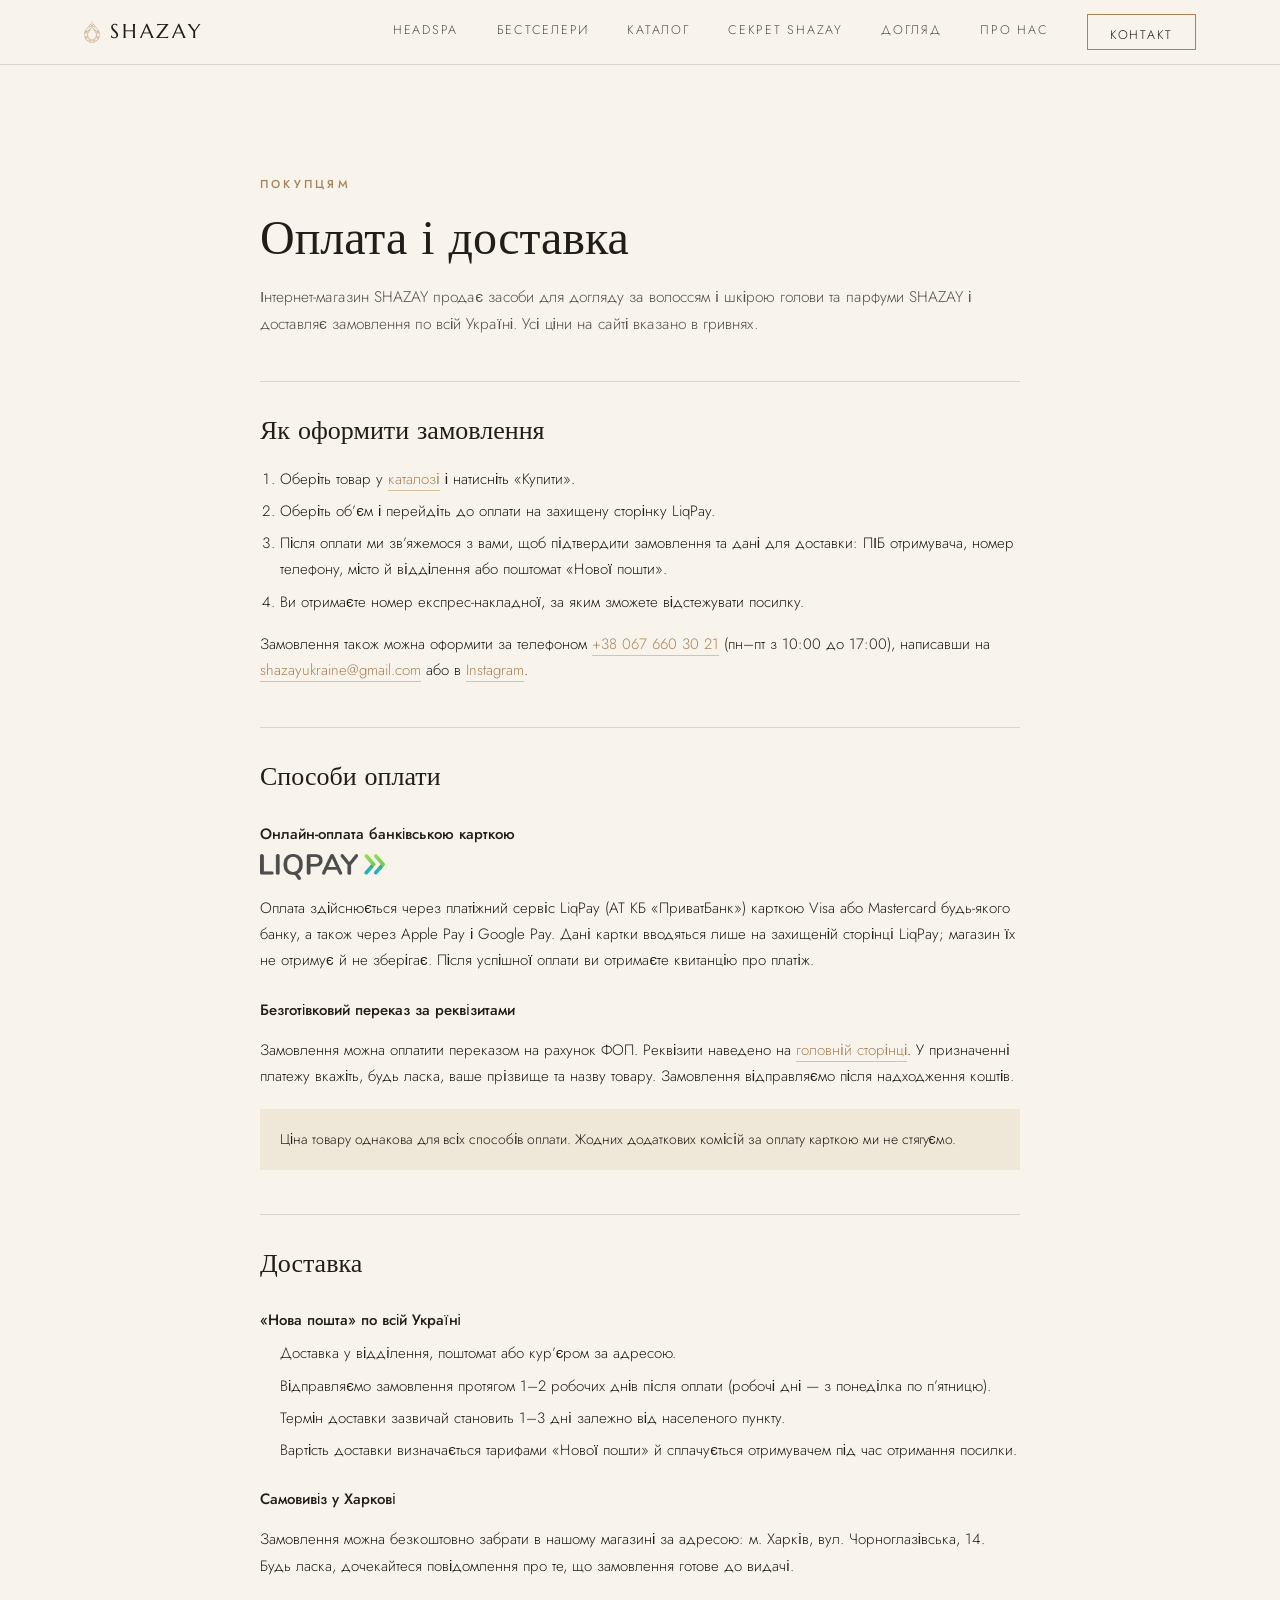
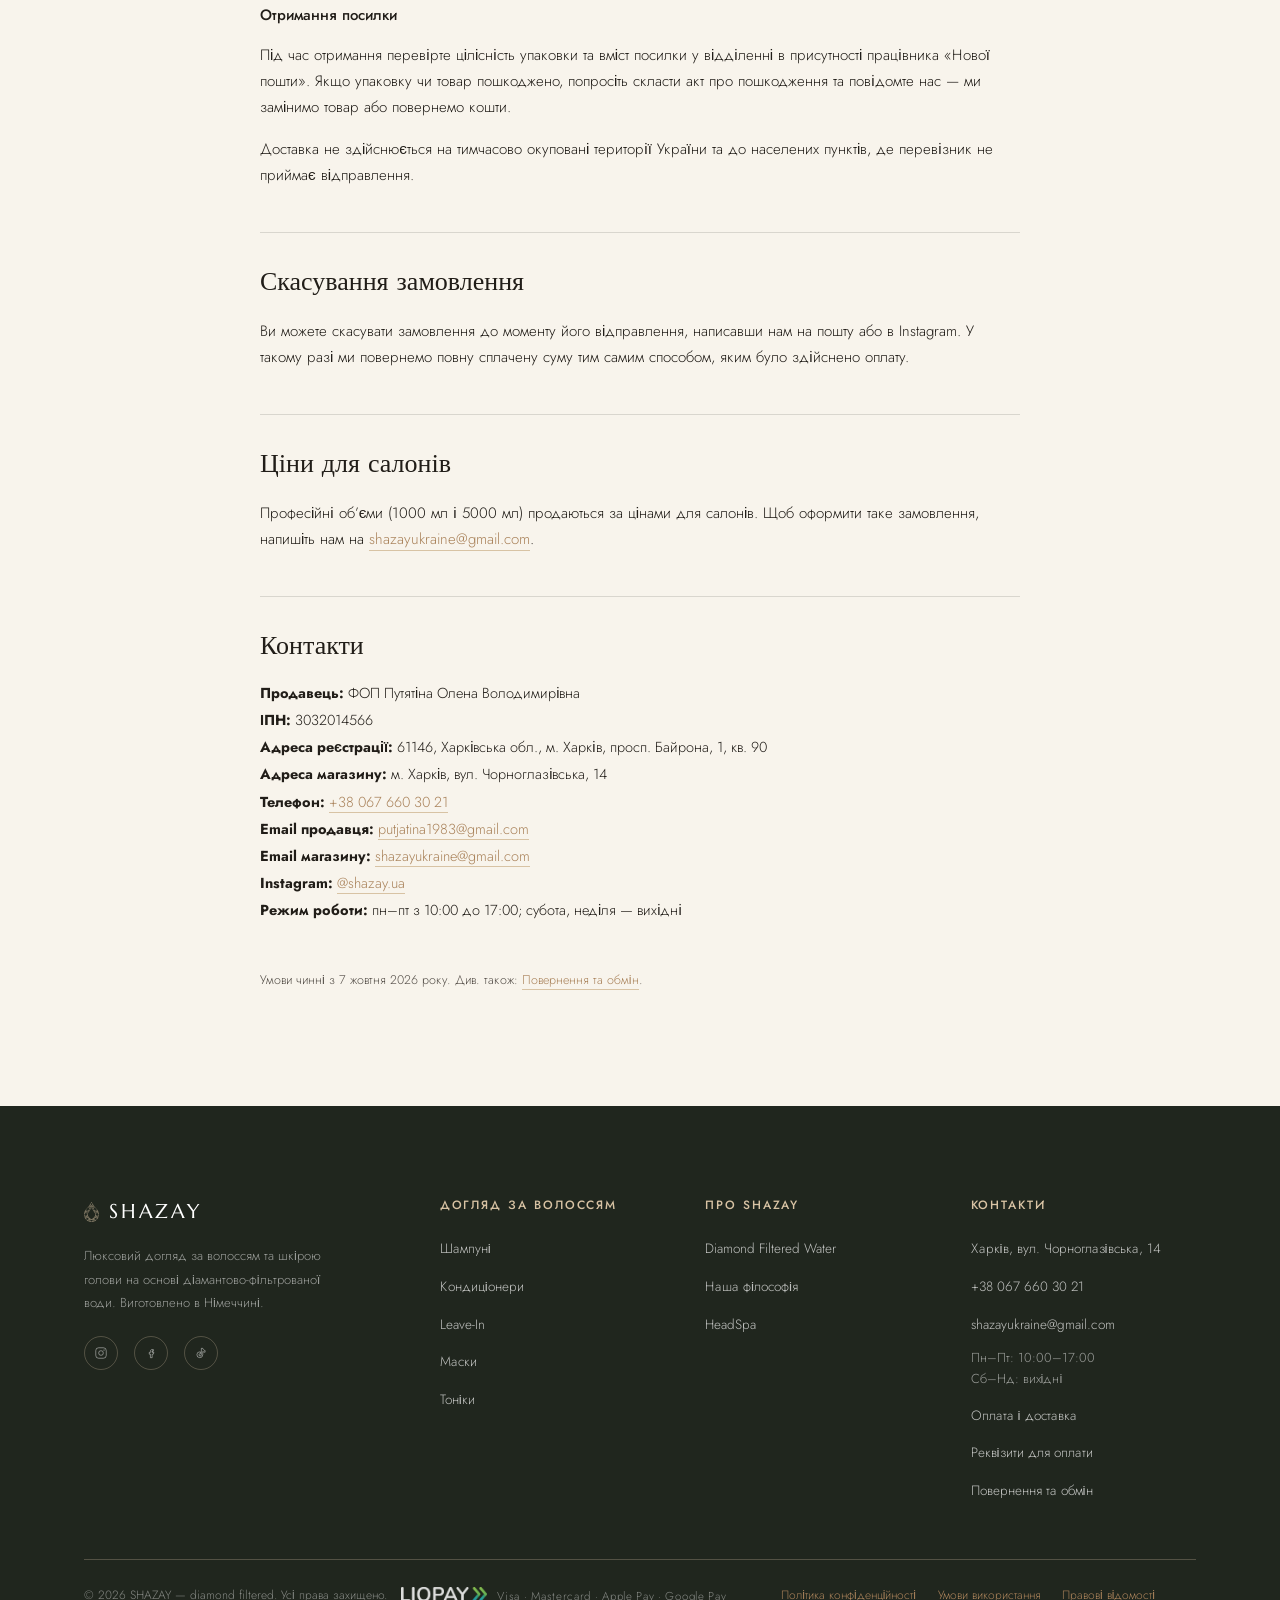
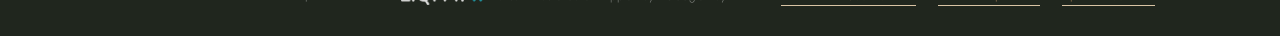
<file: oplata-i-dostavka.html>
<!DOCTYPE html>
<html lang="uk">
<head>
<meta charset="UTF-8">
<meta name="viewport" content="width=device-width, initial-scale=1, viewport-fit=cover">
<title>Оплата і доставка — SHAZAY</title>
<meta name="description" content="Умови оплати та доставки інтернет-магазину SHAZAY: онлайн-оплата через LiqPay, доставка «Новою поштою» по всій Україні, самовивіз у Харкові.">
<link rel="icon" href="data:image/svg+xml,<svg xmlns=%22http://www.w3.org/2000/svg%22 viewBox=%220 0 24 24%22><path fill=%22%23A9825A%22 d=%22M12 2 4 10c0 4.4 3.6 8 8 8s8-3.6 8-8z%22/></svg>">
<link rel="stylesheet" href="style.css">
</head>
<body class="page-legal">

<!-- Loader -->
<div class="loader" aria-hidden="true">
  <span class="mark">
    <svg viewBox="0 0 47.76 64" width="39" height="52" fill="none"><path fill-rule="evenodd" clip-rule="evenodd" d="M30.94 58.86 L25.27 63.94 L29.34 63.35 L32.53 62.29 Z M30.82 59.99 L31.7 61.82 L31.65 61.99 L29.23 62.76 L27.28 63 L30.64 59.87 Z M16.77 58.86 L15.17 62.29 L18.36 63.35 L22.44 63.94 Z M16.89 59.99 L17.06 59.87 L20.43 63 L18.48 62.76 L16.06 61.99 L16 61.82 Z M39.32 58.1 L31.88 58.63 L33.54 61.87 L36.07 60.58 Z M37.31 58.86 L35.84 59.99 L33.83 61.05 L32.83 59.16 Z M8.38 58.1 L11.63 60.58 L14.17 61.87 L15.82 58.63 Z M10.39 58.92 L14.88 59.16 L13.87 61.05 L11.87 59.99 Z M17.48 58.04 L23.85 63.94 L30.23 58.1 L26.21 56.15 L21.43 56.15 Z M18.6 58.21 L21.67 56.74 L26.04 56.74 L29.11 58.27 L23.79 63.06 Z M32.77 51.19 L27.28 55.62 L30.7 57.21 Z M31.41 53.2 L30.35 56.32 L28.46 55.44 Z M14.94 51.19 L17 57.21 L20.43 55.62 Z M16.3 53.2 L19.25 55.44 L17.36 56.32 Z M41.09 48.77 L34.13 49.83 L31.65 57.56 L39.97 57.15 Z M40.38 49.59 L39.32 56.62 L32.53 56.86 L34.66 50.36 Z M6.61 48.77 L7.73 57.15 L16.06 57.56 L13.58 49.83 Z M7.32 49.59 L13.05 50.36 L15.17 56.86 L8.38 56.62 Z M45.4 49.77 L42.04 48.65 L41.09 55.97 L43.51 52.9 Z M44.4 50.07 L44.46 50.24 L42.1 53.73 L42.57 49.54 Z M2.3 49.77 L4.19 52.9 L6.61 55.97 L5.67 48.65 Z M3.31 50.07 L5.14 49.54 L5.67 53.79 L3.25 50.24 Z M37.25 43.16 L34.95 48.71 L40.68 47.82 Z M37.43 44.52 L39.5 47.35 L36.01 47.94 Z M10.45 43.16 L7.03 47.82 L12.75 48.71 Z M10.27 44.52 L11.69 47.94 L8.21 47.35 Z M47.53 41.39 L42.33 47.76 L45.82 48.94 L46.94 45.46 Z M46.58 43.51 L46.41 45.05 L45.46 48.12 L43.39 47.41 Z M0.18 41.39 L0.77 45.46 L1.89 48.94 L5.37 47.76 Z M1.06 43.51 L4.31 47.41 L2.24 48.12 L1.48 45.82 Z M41.39 32.18 L37.67 37.37 L37.67 42.04 L41.45 47.29 L47.65 39.68 Z M41.45 33.18 L46.88 39.73 L41.51 46.23 L38.32 41.92 L38.32 37.55 Z M6.26 32.18 L0.06 39.79 L6.32 47.29 L10.04 42.04 L10.04 37.37 Z M6.26 33.18 L9.39 37.55 L9.39 41.92 L6.2 46.23 L0.83 39.73 Z M42.33 31.76 L47.65 38.2 L47.06 34.07 L46.46 32.06 L45.7 30.29 Z M43.39 31.94 L45.11 31.17 L45.46 31.23 L46.23 33.3 L46.76 36.07 Z M5.37 31.76 L2.01 30.29 L1.24 32.06 L0.65 34.07 L0.06 38.2 Z M4.31 31.94 L0.94 36.07 L1.48 33.3 L2.24 31.23 L2.6 31.17 Z M30.11 25.33 L37.31 36.37 L40.68 31.53 Z M32.24 27.34 L39.79 31.76 L37.31 35.25 Z M17.59 25.33 L7.03 31.53 L10.39 36.37 Z M15.47 27.34 L10.39 35.25 L7.91 31.76 Z M41.74 24.15 L41.98 30.94 L45.28 29.4 Z M42.45 26.39 L44.34 29.11 L42.57 29.99 Z M5.96 24.15 L2.42 29.4 L5.73 30.94 Z M5.25 26.39 L5.14 29.99 L3.37 29.11 Z M23.85 17.48 L10.98 37.2 L10.98 42.04 L13.99 49.24 L21.43 55.2 L26.27 55.2 L33.71 49.24 L36.72 42.1 L36.61 37.02 Z M23.85 18.66 L36.13 37.49 L36.13 41.86 L33.18 48.89 L25.98 54.61 L21.73 54.61 L14.64 49 L11.57 41.86 L11.69 37.25 Z M33.95 15 L28.87 23.56 L40.92 30.52 L40.8 23.2 Z M34.01 16.12 L40.21 23.5 L40.27 29.46 L29.7 23.26 Z M13.76 15 L6.91 23.2 L6.79 30.52 L18.83 23.56 Z M13.7 16.12 L18.01 23.26 L7.44 29.46 L7.5 23.5 Z M33.18 14.46 L24.5 16.71 L28.28 22.55 Z M31.76 15.47 L28.28 21.37 L25.51 17.12 Z M14.52 14.46 L19.42 22.55 L23.2 16.71 Z M15.94 15.47 L22.2 17.12 L19.42 21.37 Z M27.99 7.26 L24.86 15.65 L32.71 13.58 Z M28.22 8.62 L31.59 13.23 L25.92 14.76 Z M19.72 7.26 L15 13.58 L22.85 15.65 Z M19.48 8.62 L21.79 14.76 L16.12 13.23 Z M23.85 0 L20.43 6.26 L23.85 15.65 L27.28 6.44 Z M23.85 1.36 L26.63 6.38 L23.85 13.76 L21.08 6.38 Z" fill="currentColor"/></svg>
  </span>
</div>

<!-- Header -->
<header class="site-header" id="siteHeader">
  <div class="container">
    <a href="index.html#top" class="logo">
      <span class="mark">
        <svg width="16" height="22" viewBox="0 0 47.76 64" fill="none"><path fill-rule="evenodd" clip-rule="evenodd" d="M30.94 58.86 L25.27 63.94 L29.34 63.35 L32.53 62.29 Z M30.82 59.99 L31.7 61.82 L31.65 61.99 L29.23 62.76 L27.28 63 L30.64 59.87 Z M16.77 58.86 L15.17 62.29 L18.36 63.35 L22.44 63.94 Z M16.89 59.99 L17.06 59.87 L20.43 63 L18.48 62.76 L16.06 61.99 L16 61.82 Z M39.32 58.1 L31.88 58.63 L33.54 61.87 L36.07 60.58 Z M37.31 58.86 L35.84 59.99 L33.83 61.05 L32.83 59.16 Z M8.38 58.1 L11.63 60.58 L14.17 61.87 L15.82 58.63 Z M10.39 58.92 L14.88 59.16 L13.87 61.05 L11.87 59.99 Z M17.48 58.04 L23.85 63.94 L30.23 58.1 L26.21 56.15 L21.43 56.15 Z M18.6 58.21 L21.67 56.74 L26.04 56.74 L29.11 58.27 L23.79 63.06 Z M32.77 51.19 L27.28 55.62 L30.7 57.21 Z M31.41 53.2 L30.35 56.32 L28.46 55.44 Z M14.94 51.19 L17 57.21 L20.43 55.62 Z M16.3 53.2 L19.25 55.44 L17.36 56.32 Z M41.09 48.77 L34.13 49.83 L31.65 57.56 L39.97 57.15 Z M40.38 49.59 L39.32 56.62 L32.53 56.86 L34.66 50.36 Z M6.61 48.77 L7.73 57.15 L16.06 57.56 L13.58 49.83 Z M7.32 49.59 L13.05 50.36 L15.17 56.86 L8.38 56.62 Z M45.4 49.77 L42.04 48.65 L41.09 55.97 L43.51 52.9 Z M44.4 50.07 L44.46 50.24 L42.1 53.73 L42.57 49.54 Z M2.3 49.77 L4.19 52.9 L6.61 55.97 L5.67 48.65 Z M3.31 50.07 L5.14 49.54 L5.67 53.79 L3.25 50.24 Z M37.25 43.16 L34.95 48.71 L40.68 47.82 Z M37.43 44.52 L39.5 47.35 L36.01 47.94 Z M10.45 43.16 L7.03 47.82 L12.75 48.71 Z M10.27 44.52 L11.69 47.94 L8.21 47.35 Z M47.53 41.39 L42.33 47.76 L45.82 48.94 L46.94 45.46 Z M46.58 43.51 L46.41 45.05 L45.46 48.12 L43.39 47.41 Z M0.18 41.39 L0.77 45.46 L1.89 48.94 L5.37 47.76 Z M1.06 43.51 L4.31 47.41 L2.24 48.12 L1.48 45.82 Z M41.39 32.18 L37.67 37.37 L37.67 42.04 L41.45 47.29 L47.65 39.68 Z M41.45 33.18 L46.88 39.73 L41.51 46.23 L38.32 41.92 L38.32 37.55 Z M6.26 32.18 L0.06 39.79 L6.32 47.29 L10.04 42.04 L10.04 37.37 Z M6.26 33.18 L9.39 37.55 L9.39 41.92 L6.2 46.23 L0.83 39.73 Z M42.33 31.76 L47.65 38.2 L47.06 34.07 L46.46 32.06 L45.7 30.29 Z M43.39 31.94 L45.11 31.17 L45.46 31.23 L46.23 33.3 L46.76 36.07 Z M5.37 31.76 L2.01 30.29 L1.24 32.06 L0.65 34.07 L0.06 38.2 Z M4.31 31.94 L0.94 36.07 L1.48 33.3 L2.24 31.23 L2.6 31.17 Z M30.11 25.33 L37.31 36.37 L40.68 31.53 Z M32.24 27.34 L39.79 31.76 L37.31 35.25 Z M17.59 25.33 L7.03 31.53 L10.39 36.37 Z M15.47 27.34 L10.39 35.25 L7.91 31.76 Z M41.74 24.15 L41.98 30.94 L45.28 29.4 Z M42.45 26.39 L44.34 29.11 L42.57 29.99 Z M5.96 24.15 L2.42 29.4 L5.73 30.94 Z M5.25 26.39 L5.14 29.99 L3.37 29.11 Z M23.85 17.48 L10.98 37.2 L10.98 42.04 L13.99 49.24 L21.43 55.2 L26.27 55.2 L33.71 49.24 L36.72 42.1 L36.61 37.02 Z M23.85 18.66 L36.13 37.49 L36.13 41.86 L33.18 48.89 L25.98 54.61 L21.73 54.61 L14.64 49 L11.57 41.86 L11.69 37.25 Z M33.95 15 L28.87 23.56 L40.92 30.52 L40.8 23.2 Z M34.01 16.12 L40.21 23.5 L40.27 29.46 L29.7 23.26 Z M13.76 15 L6.91 23.2 L6.79 30.52 L18.83 23.56 Z M13.7 16.12 L18.01 23.26 L7.44 29.46 L7.5 23.5 Z M33.18 14.46 L24.5 16.71 L28.28 22.55 Z M31.76 15.47 L28.28 21.37 L25.51 17.12 Z M14.52 14.46 L19.42 22.55 L23.2 16.71 Z M15.94 15.47 L22.2 17.12 L19.42 21.37 Z M27.99 7.26 L24.86 15.65 L32.71 13.58 Z M28.22 8.62 L31.59 13.23 L25.92 14.76 Z M19.72 7.26 L15 13.58 L22.85 15.65 Z M19.48 8.62 L21.79 14.76 L16.12 13.23 Z M23.85 0 L20.43 6.26 L23.85 15.65 L27.28 6.44 Z M23.85 1.36 L26.63 6.38 L23.85 13.76 L21.08 6.38 Z" fill="currentColor"/></svg>
      </span>
      SHAZAY
    </a>

    <nav class="nav" id="siteNav">
      <a href="index.html#smaragd">HeadSpa</a>
        <a href="index.html#bestsellers">Бестселери</a>
        <a href="index.html#katalog">Каталог</a>
      <a href="index.html#secret">Секрет SHAZAY</a>
      <a href="index.html#dogliad">Догляд</a>
      <a href="index.html#pro-nas">Про нас</a>
      <a href="index.html#contact" class="nav-cta">Контакт</a>
    </nav>

    <button class="burger" id="burgerBtn" aria-label="Відкрити меню" aria-expanded="false" aria-controls="siteNav">
      <span></span><span></span><span></span>
    </button>
  </div>
</header>

<main class="legal-main">
  <div class="container">
    <article class="legal">
      <span class="eyebrow">Покупцям</span>
      <h1>Оплата і доставка</h1>
      <p class="lead">Інтернет-магазин SHAZAY продає засоби для догляду за волоссям і шкірою голови та парфуми SHAZAY і доставляє замовлення по всій Україні. Усі ціни на сайті вказано в гривнях.</p>

      <h2>Як оформити замовлення</h2>
      <ol>
        <li>Оберіть товар у <a href="index.html#katalog">каталозі</a> і натисніть «Купити».</li>
        <li>Оберіть об’єм і перейдіть до оплати на захищену сторінку LiqPay.</li>
        <li>Після оплати ми зв’яжемося з вами, щоб підтвердити замовлення та дані для доставки: ПІБ отримувача, номер телефону, місто й відділення або поштомат «Нової пошти».</li>
        <li>Ви отримаєте номер експрес-накладної, за яким зможете відстежувати посилку.</li>
      </ol>
      <p>Замовлення також можна оформити за телефоном <a href="tel:+380676603021">+38 067 660 30 21</a> (пн–пт з 10:00 до 17:00), написавши на <a href="mailto:shazayukraine@gmail.com">shazayukraine@gmail.com</a> або в <a href="https://www.instagram.com/shazay.ua" target="_blank" rel="noopener">Instagram</a>.</p>

      <h2>Способи оплати</h2>
      <h3>Онлайн-оплата банківською карткою</h3>
      <img class="liqpay-logo" src="liqpay-logo-dark.png" alt="LiqPay" width="125" height="26">
      <p>Оплата здійснюється через платіжний сервіс LiqPay (АТ КБ «ПриватБанк») карткою Visa або Mastercard будь-якого банку, а також через Apple Pay і Google Pay. Дані картки вводяться лише на захищеній сторінці LiqPay; магазин їх не отримує й не зберігає. Після успішної оплати ви отримаєте квитанцію про платіж.</p>
      <h3>Безготівковий переказ за реквізитами</h3>
      <p>Замовлення можна оплатити переказом на рахунок ФОП. Реквізити наведено на <a href="index.html#rekvizyty">головній сторінці</a>. У призначенні платежу вкажіть, будь ласка, ваше прізвище та назву товару. Замовлення відправляємо після надходження коштів.</p>
      <p class="note">Ціна товару однакова для всіх способів оплати. Жодних додаткових комісій за оплату карткою ми не стягуємо.</p>

      <h2>Доставка</h2>
      <h3>«Нова пошта» по всій Україні</h3>
      <ul>
        <li>Доставка у відділення, поштомат або кур’єром за адресою.</li>
        <li>Відправляємо замовлення протягом 1–2 робочих днів після оплати (робочі дні — з понеділка по п’ятницю).</li>
        <li>Термін доставки зазвичай становить 1–3 дні залежно від населеного пункту.</li>
        <li>Вартість доставки визначається тарифами «Нової пошти» й сплачується отримувачем під час отримання посилки.</li>
      </ul>
      <h3>Самовивіз у Харкові</h3>
      <p>Замовлення можна безкоштовно забрати в нашому магазині за адресою: м. Харків, вул. Чорноглазівська, 14. Будь ласка, дочекайтеся повідомлення про те, що замовлення готове до видачі.</p>
      <h3>Отримання посилки</h3>
      <p>Під час отримання перевірте цілісність упаковки та вміст посилки у відділенні в присутності працівника «Нової пошти». Якщо упаковку чи товар пошкоджено, попросіть скласти акт про пошкодження та повідомте нас — ми замінимо товар або повернемо кошти.</p>
      <p>Доставка не здійснюється на тимчасово окуповані території України та до населених пунктів, де перевізник не приймає відправлення.</p>

      <h2>Скасування замовлення</h2>
      <p>Ви можете скасувати замовлення до моменту його відправлення, написавши нам на пошту або в Instagram. У такому разі ми повернемо повну сплачену суму тим самим способом, яким було здійснено оплату.</p>

      <h2>Ціни для салонів</h2>
      <p>Професійні об’єми (1000 мл і 5000 мл) продаються за цінами для салонів. Щоб оформити таке замовлення, напишіть нам на <a href="mailto:shazayukraine@gmail.com">shazayukraine@gmail.com</a>.</p>

      <h2>Контакти</h2>
      <div class="seller" id="prodavets">
          <span><strong>Продавець:</strong> ФОП Путятіна Олена Володимирівна</span>
          <span><strong>ІПН:</strong> 3032014566</span>
          <span><strong>Адреса реєстрації:</strong> 61146, Харківська обл., м. Харків, просп. Байрона, 1, кв. 90</span>
          <span><strong>Адреса магазину:</strong> м. Харків, вул. Чорноглазівська, 14</span>
          <span><strong>Телефон:</strong> <a href="tel:+380676603021">+38 067 660 30 21</a></span>
          <span><strong>Email продавця:</strong> <a href="mailto:putjatina1983@gmail.com">putjatina1983@gmail.com</a></span>
          <span><strong>Email магазину:</strong> <a href="mailto:shazayukraine@gmail.com">shazayukraine@gmail.com</a></span>
          <span><strong>Instagram:</strong> <a href="https://www.instagram.com/shazay.ua" target="_blank" rel="noopener">@shazay.ua</a></span>
          <span><strong>Режим роботи:</strong> пн–пт з 10:00 до 17:00; субота, неділя — вихідні</span>
        </div>

      <p class="updated">Умови чинні з 7 жовтня 2026 року. Див. також: <a href="povernennia-ta-obmin.html">Повернення та обмін</a>.</p>
    </article>
  </div>
</main>

<!-- Footer -->
<footer class="site-footer">
  <div class="container">
    <div class="footer-top">
      <div class="footer-brand">
        <a href="index.html#top" class="logo">
          <span class="mark"><svg width="15" height="20" viewBox="0 0 47.76 64" fill="none"><path fill-rule="evenodd" clip-rule="evenodd" d="M30.94 58.86 L25.27 63.94 L29.34 63.35 L32.53 62.29 Z M30.82 59.99 L31.7 61.82 L31.65 61.99 L29.23 62.76 L27.28 63 L30.64 59.87 Z M16.77 58.86 L15.17 62.29 L18.36 63.35 L22.44 63.94 Z M16.89 59.99 L17.06 59.87 L20.43 63 L18.48 62.76 L16.06 61.99 L16 61.82 Z M39.32 58.1 L31.88 58.63 L33.54 61.87 L36.07 60.58 Z M37.31 58.86 L35.84 59.99 L33.83 61.05 L32.83 59.16 Z M8.38 58.1 L11.63 60.58 L14.17 61.87 L15.82 58.63 Z M10.39 58.92 L14.88 59.16 L13.87 61.05 L11.87 59.99 Z M17.48 58.04 L23.85 63.94 L30.23 58.1 L26.21 56.15 L21.43 56.15 Z M18.6 58.21 L21.67 56.74 L26.04 56.74 L29.11 58.27 L23.79 63.06 Z M32.77 51.19 L27.28 55.62 L30.7 57.21 Z M31.41 53.2 L30.35 56.32 L28.46 55.44 Z M14.94 51.19 L17 57.21 L20.43 55.62 Z M16.3 53.2 L19.25 55.44 L17.36 56.32 Z M41.09 48.77 L34.13 49.83 L31.65 57.56 L39.97 57.15 Z M40.38 49.59 L39.32 56.62 L32.53 56.86 L34.66 50.36 Z M6.61 48.77 L7.73 57.15 L16.06 57.56 L13.58 49.83 Z M7.32 49.59 L13.05 50.36 L15.17 56.86 L8.38 56.62 Z M45.4 49.77 L42.04 48.65 L41.09 55.97 L43.51 52.9 Z M44.4 50.07 L44.46 50.24 L42.1 53.73 L42.57 49.54 Z M2.3 49.77 L4.19 52.9 L6.61 55.97 L5.67 48.65 Z M3.31 50.07 L5.14 49.54 L5.67 53.79 L3.25 50.24 Z M37.25 43.16 L34.95 48.71 L40.68 47.82 Z M37.43 44.52 L39.5 47.35 L36.01 47.94 Z M10.45 43.16 L7.03 47.82 L12.75 48.71 Z M10.27 44.52 L11.69 47.94 L8.21 47.35 Z M47.53 41.39 L42.33 47.76 L45.82 48.94 L46.94 45.46 Z M46.58 43.51 L46.41 45.05 L45.46 48.12 L43.39 47.41 Z M0.18 41.39 L0.77 45.46 L1.89 48.94 L5.37 47.76 Z M1.06 43.51 L4.31 47.41 L2.24 48.12 L1.48 45.82 Z M41.39 32.18 L37.67 37.37 L37.67 42.04 L41.45 47.29 L47.65 39.68 Z M41.45 33.18 L46.88 39.73 L41.51 46.23 L38.32 41.92 L38.32 37.55 Z M6.26 32.18 L0.06 39.79 L6.32 47.29 L10.04 42.04 L10.04 37.37 Z M6.26 33.18 L9.39 37.55 L9.39 41.92 L6.2 46.23 L0.83 39.73 Z M42.33 31.76 L47.65 38.2 L47.06 34.07 L46.46 32.06 L45.7 30.29 Z M43.39 31.94 L45.11 31.17 L45.46 31.23 L46.23 33.3 L46.76 36.07 Z M5.37 31.76 L2.01 30.29 L1.24 32.06 L0.65 34.07 L0.06 38.2 Z M4.31 31.94 L0.94 36.07 L1.48 33.3 L2.24 31.23 L2.6 31.17 Z M30.11 25.33 L37.31 36.37 L40.68 31.53 Z M32.24 27.34 L39.79 31.76 L37.31 35.25 Z M17.59 25.33 L7.03 31.53 L10.39 36.37 Z M15.47 27.34 L10.39 35.25 L7.91 31.76 Z M41.74 24.15 L41.98 30.94 L45.28 29.4 Z M42.45 26.39 L44.34 29.11 L42.57 29.99 Z M5.96 24.15 L2.42 29.4 L5.73 30.94 Z M5.25 26.39 L5.14 29.99 L3.37 29.11 Z M23.85 17.48 L10.98 37.2 L10.98 42.04 L13.99 49.24 L21.43 55.2 L26.27 55.2 L33.71 49.24 L36.72 42.1 L36.61 37.02 Z M23.85 18.66 L36.13 37.49 L36.13 41.86 L33.18 48.89 L25.98 54.61 L21.73 54.61 L14.64 49 L11.57 41.86 L11.69 37.25 Z M33.95 15 L28.87 23.56 L40.92 30.52 L40.8 23.2 Z M34.01 16.12 L40.21 23.5 L40.27 29.46 L29.7 23.26 Z M13.76 15 L6.91 23.2 L6.79 30.52 L18.83 23.56 Z M13.7 16.12 L18.01 23.26 L7.44 29.46 L7.5 23.5 Z M33.18 14.46 L24.5 16.71 L28.28 22.55 Z M31.76 15.47 L28.28 21.37 L25.51 17.12 Z M14.52 14.46 L19.42 22.55 L23.2 16.71 Z M15.94 15.47 L22.2 17.12 L19.42 21.37 Z M27.99 7.26 L24.86 15.65 L32.71 13.58 Z M28.22 8.62 L31.59 13.23 L25.92 14.76 Z M19.72 7.26 L15 13.58 L22.85 15.65 Z M19.48 8.62 L21.79 14.76 L16.12 13.23 Z M23.85 0 L20.43 6.26 L23.85 15.65 L27.28 6.44 Z M23.85 1.36 L26.63 6.38 L23.85 13.76 L21.08 6.38 Z" fill="currentColor"/></svg></span>
          SHAZAY
        </a>
        <p>Люксовий догляд за волоссям та шкірою голови на основі діамантово-фільтрованої води. Виготовлено в Німеччині.</p>
        <div class="footer-social">
          <a href="https://www.instagram.com/shazay.ua?stkn=N3F0c2ZjbWl2emg1&amp;utm_source=qr" aria-label="Instagram" target="_blank" rel="noopener"><svg viewBox="0 0 24 24" fill="none"><rect x="3" y="3" width="18" height="18" rx="5" stroke="currentColor"/><circle cx="12" cy="12" r="4" stroke="currentColor"/><circle cx="17.2" cy="6.8" r="1" fill="currentColor"/></svg></a>
          <a href="https://www.facebook.com/shazaydiamondfiltered/" aria-label="Facebook" target="_blank" rel="noopener"><svg viewBox="0 0 24 24" fill="none"><path d="M14 9h2V6h-2c-1.7 0-3 1.3-3 3v2H9v3h2v6h3v-6h2l1-3h-3v-2c0-.5.4-1 1-1Z" stroke="currentColor" stroke-linejoin="round"/></svg></a>
          <a href="https://www.tiktok.com/@shazaydiamondfiltered" aria-label="TikTok" target="_blank" rel="noopener"><svg viewBox="0 0 24 24" fill="none"><path d="M15 4c.5 2 2 3.4 4 3.7v3c-1.5 0-2.9-.5-4-1.3V15a5 5 0 1 1-5-5c.3 0 .7 0 1 .1v3.1a2 2 0 1 0 1.6 2V4Z" stroke="currentColor" stroke-linejoin="round"/></svg></a>
        </div>
      </div>

      <div class="footer-col">
        <h4>Догляд за волоссям</h4>
        <ul>
          <li><a href="index.html#bestsellers">Шампуні</a></li>
          <li><a href="index.html#bestsellers">Кондиціонери</a></li>
          <li><a href="index.html#bestsellers">Leave-In</a></li>
          <li><a href="index.html#bestsellers">Маски</a></li>
          <li><a href="index.html#bestsellers">Тоніки</a></li>
        </ul>
      </div>

      <div class="footer-col">
        <h4>Про SHAZAY</h4>
        <ul>
          <li><a href="index.html#secret">Diamond Filtered Water</a></li>
          <li><a href="index.html#pro-nas">Наша філософія</a></li>
          <li><a href="index.html#dogliad">HeadSpa</a></li>
        </ul>
      </div>

      <div class="footer-col">
        <h4>Контакти</h4>
        <ul>
          <li><a href="https://maps.app.goo.gl/UoqEeFok9b3UKeLU6" target="_blank" rel="noopener">Харків, вул. Чорноглазівська, 14</a></li>
          <li><a href="tel:+380676603021">+38 067 660 30 21</a></li>
          <li><a href="mailto:shazayukraine@gmail.com">shazayukraine@gmail.com</a></li>
          <li class="footer-hours">Пн–Пт: 10:00–17:00<br>Сб–Нд: вихідні</li>
          <li><a href="oplata-i-dostavka.html">Оплата і доставка</a></li>
          <li><a href="index.html#rekvizyty" data-open-requisites>Реквізити для оплати</a></li>
          <li><a href="povernennia-ta-obmin.html">Повернення та обмін</a></li>
        </ul>
      </div>
    </div>

    <div class="footer-bottom">
      <span>© 2026 SHAZAY — diamond filtered. Усі права захищено.</span>
      <span class="pay-methods"><img src="liqpay-logo-white.png" alt="LiqPay" width="88" height="18"> Visa · Mastercard · Apple Pay · Google Pay</span>
      <div class="legal">
        <a href="polityka-konfidentsiinosti.html">Політика конфіденційності</a>
        <a href="umovy-vykorystannia.html">Умови використання</a>
        <a href="oplata-i-dostavka.html#prodavets">Правові відомості</a>
      </div>
    </div>
  </div>
</footer>

<script src="main.js"></script>
</body>
</html>
</file>
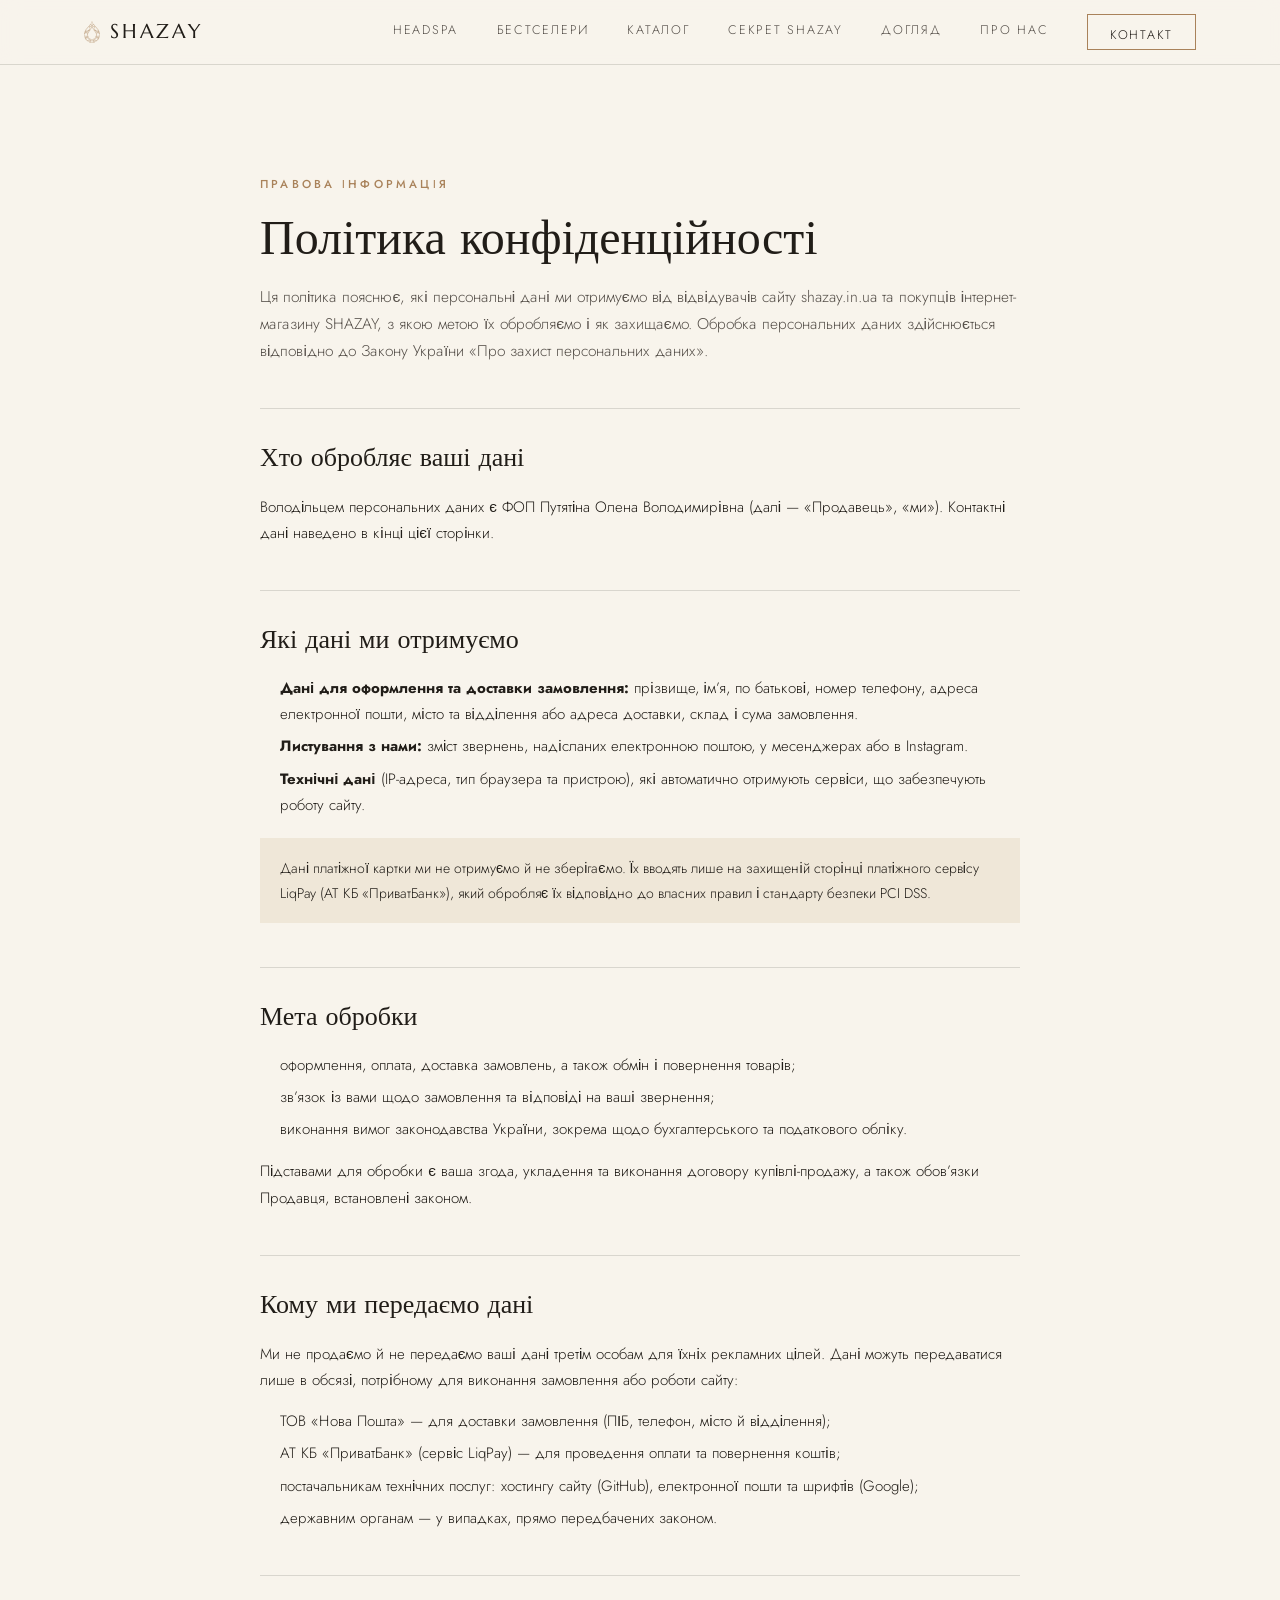
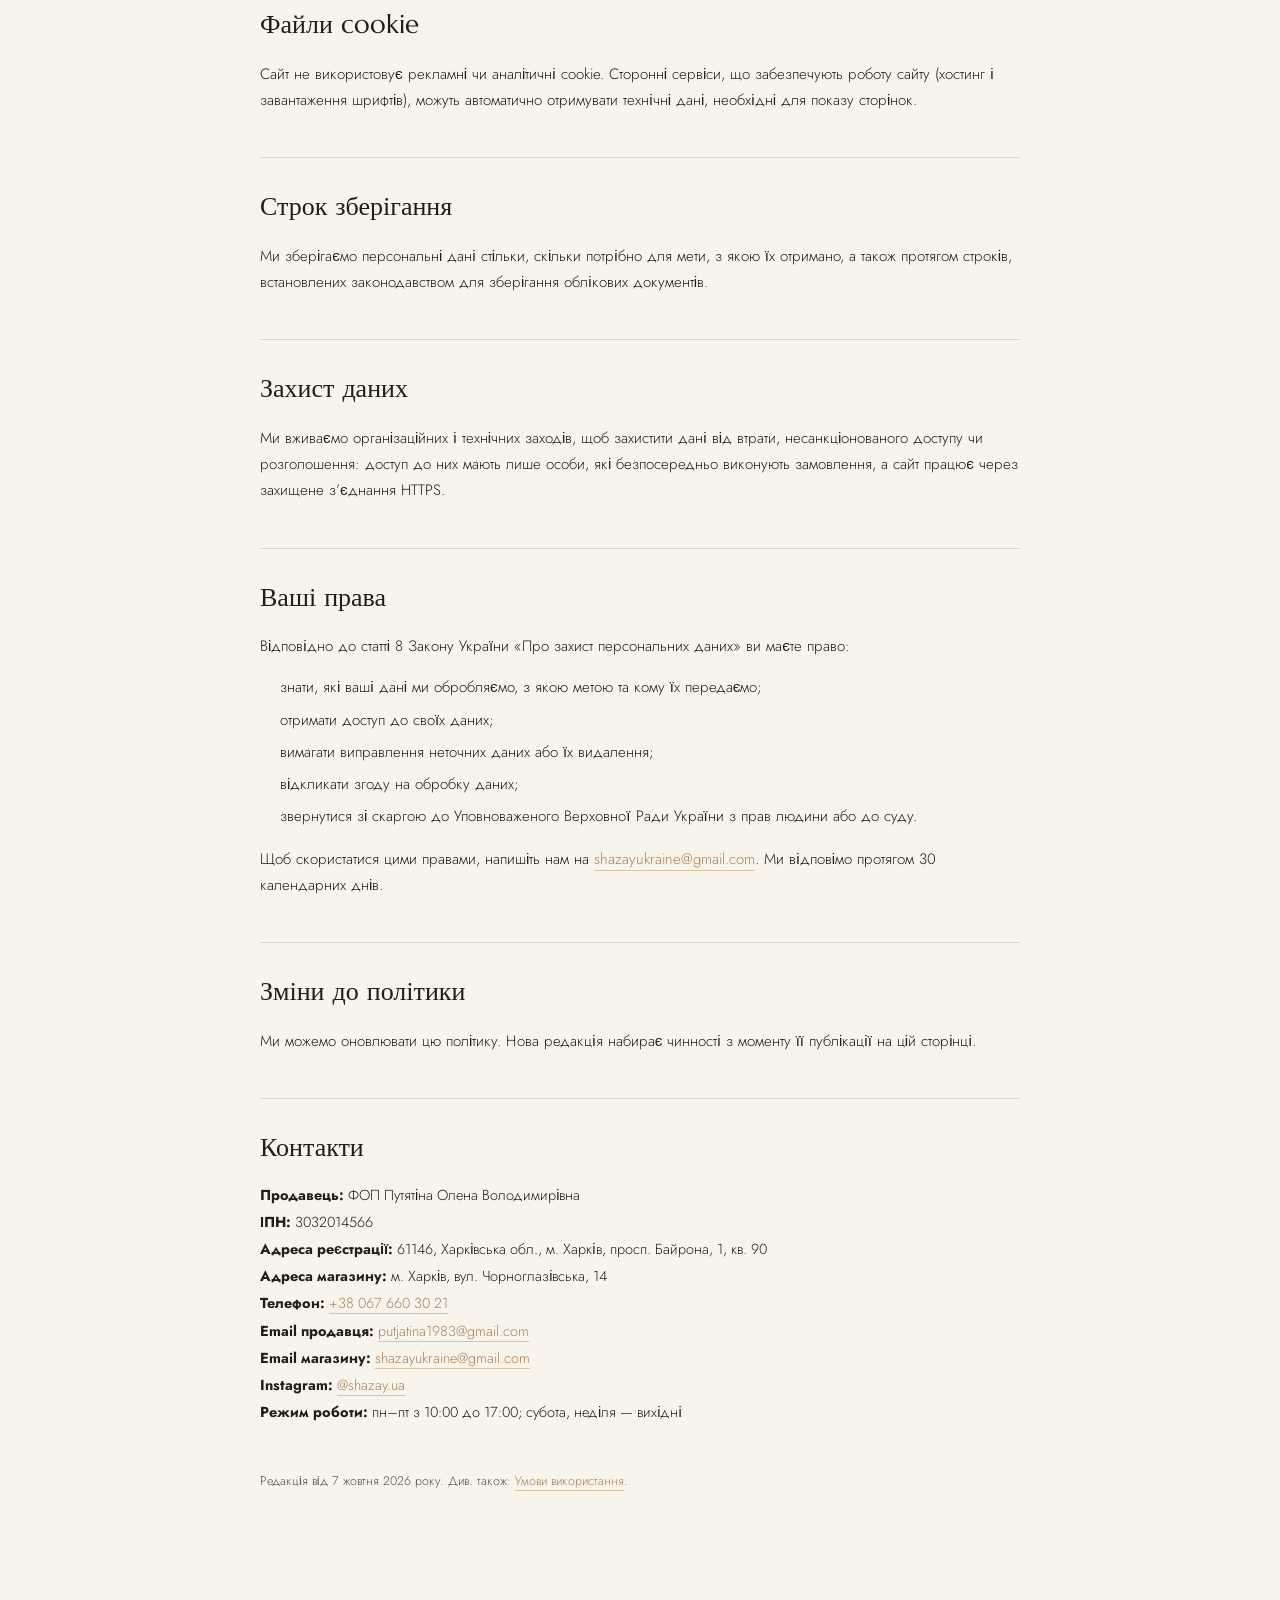
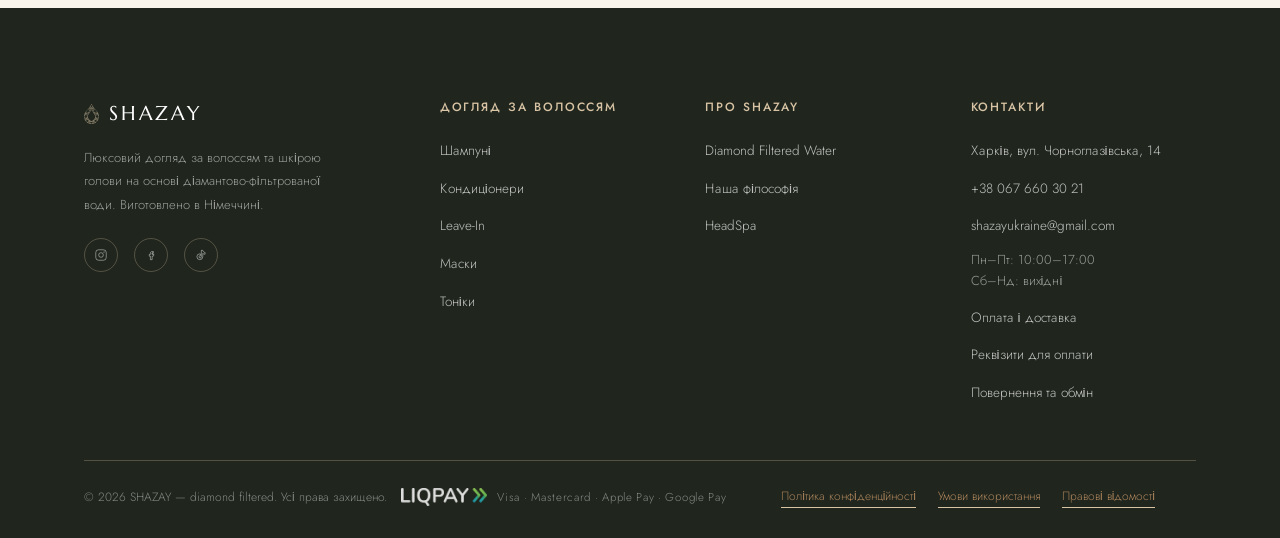
<file: polityka-konfidentsiinosti.html>
<!DOCTYPE html>
<html lang="uk">
<head>
<meta charset="UTF-8">
<meta name="viewport" content="width=device-width, initial-scale=1, viewport-fit=cover">
<title>Політика конфіденційності — SHAZAY</title>
<meta name="description" content="Політика конфіденційності інтернет-магазину SHAZAY: які персональні дані ми збираємо, як їх використовуємо та захищаємо.">
<link rel="icon" href="data:image/svg+xml,<svg xmlns=%22http://www.w3.org/2000/svg%22 viewBox=%220 0 24 24%22><path fill=%22%23A9825A%22 d=%22M12 2 4 10c0 4.4 3.6 8 8 8s8-3.6 8-8z%22/></svg>">
<link rel="stylesheet" href="style.css">
</head>
<body class="page-legal">

<!-- Loader -->
<div class="loader" aria-hidden="true">
  <span class="mark">
    <svg viewBox="0 0 47.76 64" width="39" height="52" fill="none"><path fill-rule="evenodd" clip-rule="evenodd" d="M30.94 58.86 L25.27 63.94 L29.34 63.35 L32.53 62.29 Z M30.82 59.99 L31.7 61.82 L31.65 61.99 L29.23 62.76 L27.28 63 L30.64 59.87 Z M16.77 58.86 L15.17 62.29 L18.36 63.35 L22.44 63.94 Z M16.89 59.99 L17.06 59.87 L20.43 63 L18.48 62.76 L16.06 61.99 L16 61.82 Z M39.32 58.1 L31.88 58.63 L33.54 61.87 L36.07 60.58 Z M37.31 58.86 L35.84 59.99 L33.83 61.05 L32.83 59.16 Z M8.38 58.1 L11.63 60.58 L14.17 61.87 L15.82 58.63 Z M10.39 58.92 L14.88 59.16 L13.87 61.05 L11.87 59.99 Z M17.48 58.04 L23.85 63.94 L30.23 58.1 L26.21 56.15 L21.43 56.15 Z M18.6 58.21 L21.67 56.74 L26.04 56.74 L29.11 58.27 L23.79 63.06 Z M32.77 51.19 L27.28 55.62 L30.7 57.21 Z M31.41 53.2 L30.35 56.32 L28.46 55.44 Z M14.94 51.19 L17 57.21 L20.43 55.62 Z M16.3 53.2 L19.25 55.44 L17.36 56.32 Z M41.09 48.77 L34.13 49.83 L31.65 57.56 L39.97 57.15 Z M40.38 49.59 L39.32 56.62 L32.53 56.86 L34.66 50.36 Z M6.61 48.77 L7.73 57.15 L16.06 57.56 L13.58 49.83 Z M7.32 49.59 L13.05 50.36 L15.17 56.86 L8.38 56.62 Z M45.4 49.77 L42.04 48.65 L41.09 55.97 L43.51 52.9 Z M44.4 50.07 L44.46 50.24 L42.1 53.73 L42.57 49.54 Z M2.3 49.77 L4.19 52.9 L6.61 55.97 L5.67 48.65 Z M3.31 50.07 L5.14 49.54 L5.67 53.79 L3.25 50.24 Z M37.25 43.16 L34.95 48.71 L40.68 47.82 Z M37.43 44.52 L39.5 47.35 L36.01 47.94 Z M10.45 43.16 L7.03 47.82 L12.75 48.71 Z M10.27 44.52 L11.69 47.94 L8.21 47.35 Z M47.53 41.39 L42.33 47.76 L45.82 48.94 L46.94 45.46 Z M46.58 43.51 L46.41 45.05 L45.46 48.12 L43.39 47.41 Z M0.18 41.39 L0.77 45.46 L1.89 48.94 L5.37 47.76 Z M1.06 43.51 L4.31 47.41 L2.24 48.12 L1.48 45.82 Z M41.39 32.18 L37.67 37.37 L37.67 42.04 L41.45 47.29 L47.65 39.68 Z M41.45 33.18 L46.88 39.73 L41.51 46.23 L38.32 41.92 L38.32 37.55 Z M6.26 32.18 L0.06 39.79 L6.32 47.29 L10.04 42.04 L10.04 37.37 Z M6.26 33.18 L9.39 37.55 L9.39 41.92 L6.2 46.23 L0.83 39.73 Z M42.33 31.76 L47.65 38.2 L47.06 34.07 L46.46 32.06 L45.7 30.29 Z M43.39 31.94 L45.11 31.17 L45.46 31.23 L46.23 33.3 L46.76 36.07 Z M5.37 31.76 L2.01 30.29 L1.24 32.06 L0.65 34.07 L0.06 38.2 Z M4.31 31.94 L0.94 36.07 L1.48 33.3 L2.24 31.23 L2.6 31.17 Z M30.11 25.33 L37.31 36.37 L40.68 31.53 Z M32.24 27.34 L39.79 31.76 L37.31 35.25 Z M17.59 25.33 L7.03 31.53 L10.39 36.37 Z M15.47 27.34 L10.39 35.25 L7.91 31.76 Z M41.74 24.15 L41.98 30.94 L45.28 29.4 Z M42.45 26.39 L44.34 29.11 L42.57 29.99 Z M5.96 24.15 L2.42 29.4 L5.73 30.94 Z M5.25 26.39 L5.14 29.99 L3.37 29.11 Z M23.85 17.48 L10.98 37.2 L10.98 42.04 L13.99 49.24 L21.43 55.2 L26.27 55.2 L33.71 49.24 L36.72 42.1 L36.61 37.02 Z M23.85 18.66 L36.13 37.49 L36.13 41.86 L33.18 48.89 L25.98 54.61 L21.73 54.61 L14.64 49 L11.57 41.86 L11.69 37.25 Z M33.95 15 L28.87 23.56 L40.92 30.52 L40.8 23.2 Z M34.01 16.12 L40.21 23.5 L40.27 29.46 L29.7 23.26 Z M13.76 15 L6.91 23.2 L6.79 30.52 L18.83 23.56 Z M13.7 16.12 L18.01 23.26 L7.44 29.46 L7.5 23.5 Z M33.18 14.46 L24.5 16.71 L28.28 22.55 Z M31.76 15.47 L28.28 21.37 L25.51 17.12 Z M14.52 14.46 L19.42 22.55 L23.2 16.71 Z M15.94 15.47 L22.2 17.12 L19.42 21.37 Z M27.99 7.26 L24.86 15.65 L32.71 13.58 Z M28.22 8.62 L31.59 13.23 L25.92 14.76 Z M19.72 7.26 L15 13.58 L22.85 15.65 Z M19.48 8.62 L21.79 14.76 L16.12 13.23 Z M23.85 0 L20.43 6.26 L23.85 15.65 L27.28 6.44 Z M23.85 1.36 L26.63 6.38 L23.85 13.76 L21.08 6.38 Z" fill="currentColor"/></svg>
  </span>
</div>

<!-- Header -->
<header class="site-header" id="siteHeader">
  <div class="container">
    <a href="index.html#top" class="logo">
      <span class="mark">
        <svg width="16" height="22" viewBox="0 0 47.76 64" fill="none"><path fill-rule="evenodd" clip-rule="evenodd" d="M30.94 58.86 L25.27 63.94 L29.34 63.35 L32.53 62.29 Z M30.82 59.99 L31.7 61.82 L31.65 61.99 L29.23 62.76 L27.28 63 L30.64 59.87 Z M16.77 58.86 L15.17 62.29 L18.36 63.35 L22.44 63.94 Z M16.89 59.99 L17.06 59.87 L20.43 63 L18.48 62.76 L16.06 61.99 L16 61.82 Z M39.32 58.1 L31.88 58.63 L33.54 61.87 L36.07 60.58 Z M37.31 58.86 L35.84 59.99 L33.83 61.05 L32.83 59.16 Z M8.38 58.1 L11.63 60.58 L14.17 61.87 L15.82 58.63 Z M10.39 58.92 L14.88 59.16 L13.87 61.05 L11.87 59.99 Z M17.48 58.04 L23.85 63.94 L30.23 58.1 L26.21 56.15 L21.43 56.15 Z M18.6 58.21 L21.67 56.74 L26.04 56.74 L29.11 58.27 L23.79 63.06 Z M32.77 51.19 L27.28 55.62 L30.7 57.21 Z M31.41 53.2 L30.35 56.32 L28.46 55.44 Z M14.94 51.19 L17 57.21 L20.43 55.62 Z M16.3 53.2 L19.25 55.44 L17.36 56.32 Z M41.09 48.77 L34.13 49.83 L31.65 57.56 L39.97 57.15 Z M40.38 49.59 L39.32 56.62 L32.53 56.86 L34.66 50.36 Z M6.61 48.77 L7.73 57.15 L16.06 57.56 L13.58 49.83 Z M7.32 49.59 L13.05 50.36 L15.17 56.86 L8.38 56.62 Z M45.4 49.77 L42.04 48.65 L41.09 55.97 L43.51 52.9 Z M44.4 50.07 L44.46 50.24 L42.1 53.73 L42.57 49.54 Z M2.3 49.77 L4.19 52.9 L6.61 55.97 L5.67 48.65 Z M3.31 50.07 L5.14 49.54 L5.67 53.79 L3.25 50.24 Z M37.25 43.16 L34.95 48.71 L40.68 47.82 Z M37.43 44.52 L39.5 47.35 L36.01 47.94 Z M10.45 43.16 L7.03 47.82 L12.75 48.71 Z M10.27 44.52 L11.69 47.94 L8.21 47.35 Z M47.53 41.39 L42.33 47.76 L45.82 48.94 L46.94 45.46 Z M46.58 43.51 L46.41 45.05 L45.46 48.12 L43.39 47.41 Z M0.18 41.39 L0.77 45.46 L1.89 48.94 L5.37 47.76 Z M1.06 43.51 L4.31 47.41 L2.24 48.12 L1.48 45.82 Z M41.39 32.18 L37.67 37.37 L37.67 42.04 L41.45 47.29 L47.65 39.68 Z M41.45 33.18 L46.88 39.73 L41.51 46.23 L38.32 41.92 L38.32 37.55 Z M6.26 32.18 L0.06 39.79 L6.32 47.29 L10.04 42.04 L10.04 37.37 Z M6.26 33.18 L9.39 37.55 L9.39 41.92 L6.2 46.23 L0.83 39.73 Z M42.33 31.76 L47.65 38.2 L47.06 34.07 L46.46 32.06 L45.7 30.29 Z M43.39 31.94 L45.11 31.17 L45.46 31.23 L46.23 33.3 L46.76 36.07 Z M5.37 31.76 L2.01 30.29 L1.24 32.06 L0.65 34.07 L0.06 38.2 Z M4.31 31.94 L0.94 36.07 L1.48 33.3 L2.24 31.23 L2.6 31.17 Z M30.11 25.33 L37.31 36.37 L40.68 31.53 Z M32.24 27.34 L39.79 31.76 L37.31 35.25 Z M17.59 25.33 L7.03 31.53 L10.39 36.37 Z M15.47 27.34 L10.39 35.25 L7.91 31.76 Z M41.74 24.15 L41.98 30.94 L45.28 29.4 Z M42.45 26.39 L44.34 29.11 L42.57 29.99 Z M5.96 24.15 L2.42 29.4 L5.73 30.94 Z M5.25 26.39 L5.14 29.99 L3.37 29.11 Z M23.85 17.48 L10.98 37.2 L10.98 42.04 L13.99 49.24 L21.43 55.2 L26.27 55.2 L33.71 49.24 L36.72 42.1 L36.61 37.02 Z M23.85 18.66 L36.13 37.49 L36.13 41.86 L33.18 48.89 L25.98 54.61 L21.73 54.61 L14.64 49 L11.57 41.86 L11.69 37.25 Z M33.95 15 L28.87 23.56 L40.92 30.52 L40.8 23.2 Z M34.01 16.12 L40.21 23.5 L40.27 29.46 L29.7 23.26 Z M13.76 15 L6.91 23.2 L6.79 30.52 L18.83 23.56 Z M13.7 16.12 L18.01 23.26 L7.44 29.46 L7.5 23.5 Z M33.18 14.46 L24.5 16.71 L28.28 22.55 Z M31.76 15.47 L28.28 21.37 L25.51 17.12 Z M14.52 14.46 L19.42 22.55 L23.2 16.71 Z M15.94 15.47 L22.2 17.12 L19.42 21.37 Z M27.99 7.26 L24.86 15.65 L32.71 13.58 Z M28.22 8.62 L31.59 13.23 L25.92 14.76 Z M19.72 7.26 L15 13.58 L22.85 15.65 Z M19.48 8.62 L21.79 14.76 L16.12 13.23 Z M23.85 0 L20.43 6.26 L23.85 15.65 L27.28 6.44 Z M23.85 1.36 L26.63 6.38 L23.85 13.76 L21.08 6.38 Z" fill="currentColor"/></svg>
      </span>
      SHAZAY
    </a>

    <nav class="nav" id="siteNav">
      <a href="index.html#smaragd">HeadSpa</a>
        <a href="index.html#bestsellers">Бестселери</a>
        <a href="index.html#katalog">Каталог</a>
      <a href="index.html#secret">Секрет SHAZAY</a>
      <a href="index.html#dogliad">Догляд</a>
      <a href="index.html#pro-nas">Про нас</a>
      <a href="index.html#contact" class="nav-cta">Контакт</a>
    </nav>

    <button class="burger" id="burgerBtn" aria-label="Відкрити меню" aria-expanded="false" aria-controls="siteNav">
      <span></span><span></span><span></span>
    </button>
  </div>
</header>

<main class="legal-main">
  <div class="container">
    <article class="legal">
      <span class="eyebrow">Правова інформація</span>
      <h1>Політика конфіденційності</h1>
      <p class="lead">Ця політика пояснює, які персональні дані ми отримуємо від відвідувачів сайту shazay.in.ua та покупців інтернет-магазину SHAZAY, з якою метою їх обробляємо і як захищаємо. Обробка персональних даних здійснюється відповідно до Закону України «Про захист персональних даних».</p>

      <h2>Хто обробляє ваші дані</h2>
      <p>Володільцем персональних даних є ФОП Путятіна Олена Володимирівна (далі — «Продавець», «ми»). Контактні дані наведено в кінці цієї сторінки.</p>

      <h2>Які дані ми отримуємо</h2>
      <ul>
        <li><strong>Дані для оформлення та доставки замовлення:</strong> прізвище, ім’я, по батькові, номер телефону, адреса електронної пошти, місто та відділення або адреса доставки, склад і сума замовлення.</li>
        <li><strong>Листування з нами:</strong> зміст звернень, надісланих електронною поштою, у месенджерах або в Instagram.</li>
        <li><strong>Технічні дані</strong> (IP-адреса, тип браузера та пристрою), які автоматично отримують сервіси, що забезпечують роботу сайту.</li>
      </ul>
      <p class="note">Дані платіжної картки ми не отримуємо й не зберігаємо. Їх вводять лише на захищеній сторінці платіжного сервісу LiqPay (АТ КБ «ПриватБанк»), який обробляє їх відповідно до власних правил і стандарту безпеки PCI DSS.</p>

      <h2>Мета обробки</h2>
      <ul>
        <li>оформлення, оплата, доставка замовлень, а також обмін і повернення товарів;</li>
        <li>зв’язок із вами щодо замовлення та відповіді на ваші звернення;</li>
        <li>виконання вимог законодавства України, зокрема щодо бухгалтерського та податкового обліку.</li>
      </ul>
      <p>Підставами для обробки є ваша згода, укладення та виконання договору купівлі-продажу, а також обов’язки Продавця, встановлені законом.</p>

      <h2>Кому ми передаємо дані</h2>
      <p>Ми не продаємо й не передаємо ваші дані третім особам для їхніх рекламних цілей. Дані можуть передаватися лише в обсязі, потрібному для виконання замовлення або роботи сайту:</p>
      <ul>
        <li>ТОВ «Нова Пошта» — для доставки замовлення (ПІБ, телефон, місто й відділення);</li>
        <li>АТ КБ «ПриватБанк» (сервіс LiqPay) — для проведення оплати та повернення коштів;</li>
        <li>постачальникам технічних послуг: хостингу сайту (GitHub), електронної пошти та шрифтів (Google);</li>
        <li>державним органам — у випадках, прямо передбачених законом.</li>
      </ul>

      <h2>Файли cookie</h2>
      <p>Сайт не використовує рекламні чи аналітичні cookie. Сторонні сервіси, що забезпечують роботу сайту (хостинг і завантаження шрифтів), можуть автоматично отримувати технічні дані, необхідні для показу сторінок.</p>

      <h2>Строк зберігання</h2>
      <p>Ми зберігаємо персональні дані стільки, скільки потрібно для мети, з якою їх отримано, а також протягом строків, встановлених законодавством для зберігання облікових документів.</p>

      <h2>Захист даних</h2>
      <p>Ми вживаємо організаційних і технічних заходів, щоб захистити дані від втрати, несанкціонованого доступу чи розголошення: доступ до них мають лише особи, які безпосередньо виконують замовлення, а сайт працює через захищене з’єднання HTTPS.</p>

      <h2>Ваші права</h2>
      <p>Відповідно до статті 8 Закону України «Про захист персональних даних» ви маєте право:</p>
      <ul>
        <li>знати, які ваші дані ми обробляємо, з якою метою та кому їх передаємо;</li>
        <li>отримати доступ до своїх даних;</li>
        <li>вимагати виправлення неточних даних або їх видалення;</li>
        <li>відкликати згоду на обробку даних;</li>
        <li>звернутися зі скаргою до Уповноваженого Верховної Ради України з прав людини або до суду.</li>
      </ul>
      <p>Щоб скористатися цими правами, напишіть нам на <a href="mailto:shazayukraine@gmail.com">shazayukraine@gmail.com</a>. Ми відповімо протягом 30 календарних днів.</p>

      <h2>Зміни до політики</h2>
      <p>Ми можемо оновлювати цю політику. Нова редакція набирає чинності з моменту її публікації на цій сторінці.</p>

      <h2>Контакти</h2>
      <div class="seller" id="prodavets">
          <span><strong>Продавець:</strong> ФОП Путятіна Олена Володимирівна</span>
          <span><strong>ІПН:</strong> 3032014566</span>
          <span><strong>Адреса реєстрації:</strong> 61146, Харківська обл., м. Харків, просп. Байрона, 1, кв. 90</span>
          <span><strong>Адреса магазину:</strong> м. Харків, вул. Чорноглазівська, 14</span>
          <span><strong>Телефон:</strong> <a href="tel:+380676603021">+38 067 660 30 21</a></span>
          <span><strong>Email продавця:</strong> <a href="mailto:putjatina1983@gmail.com">putjatina1983@gmail.com</a></span>
          <span><strong>Email магазину:</strong> <a href="mailto:shazayukraine@gmail.com">shazayukraine@gmail.com</a></span>
          <span><strong>Instagram:</strong> <a href="https://www.instagram.com/shazay.ua" target="_blank" rel="noopener">@shazay.ua</a></span>
          <span><strong>Режим роботи:</strong> пн–пт з 10:00 до 17:00; субота, неділя — вихідні</span>
        </div>

      <p class="updated">Редакція від 7 жовтня 2026 року. Див. також: <a href="umovy-vykorystannia.html">Умови використання</a>.</p>
    </article>
  </div>
</main>

<!-- Footer -->
<footer class="site-footer">
  <div class="container">
    <div class="footer-top">
      <div class="footer-brand">
        <a href="index.html#top" class="logo">
          <span class="mark"><svg width="15" height="20" viewBox="0 0 47.76 64" fill="none"><path fill-rule="evenodd" clip-rule="evenodd" d="M30.94 58.86 L25.27 63.94 L29.34 63.35 L32.53 62.29 Z M30.82 59.99 L31.7 61.82 L31.65 61.99 L29.23 62.76 L27.28 63 L30.64 59.87 Z M16.77 58.86 L15.17 62.29 L18.36 63.35 L22.44 63.94 Z M16.89 59.99 L17.06 59.87 L20.43 63 L18.48 62.76 L16.06 61.99 L16 61.82 Z M39.32 58.1 L31.88 58.63 L33.54 61.87 L36.07 60.58 Z M37.31 58.86 L35.84 59.99 L33.83 61.05 L32.83 59.16 Z M8.38 58.1 L11.63 60.58 L14.17 61.87 L15.82 58.63 Z M10.39 58.92 L14.88 59.16 L13.87 61.05 L11.87 59.99 Z M17.48 58.04 L23.85 63.94 L30.23 58.1 L26.21 56.15 L21.43 56.15 Z M18.6 58.21 L21.67 56.74 L26.04 56.74 L29.11 58.27 L23.79 63.06 Z M32.77 51.19 L27.28 55.62 L30.7 57.21 Z M31.41 53.2 L30.35 56.32 L28.46 55.44 Z M14.94 51.19 L17 57.21 L20.43 55.62 Z M16.3 53.2 L19.25 55.44 L17.36 56.32 Z M41.09 48.77 L34.13 49.83 L31.65 57.56 L39.97 57.15 Z M40.38 49.59 L39.32 56.62 L32.53 56.86 L34.66 50.36 Z M6.61 48.77 L7.73 57.15 L16.06 57.56 L13.58 49.83 Z M7.32 49.59 L13.05 50.36 L15.17 56.86 L8.38 56.62 Z M45.4 49.77 L42.04 48.65 L41.09 55.97 L43.51 52.9 Z M44.4 50.07 L44.46 50.24 L42.1 53.73 L42.57 49.54 Z M2.3 49.77 L4.19 52.9 L6.61 55.97 L5.67 48.65 Z M3.31 50.07 L5.14 49.54 L5.67 53.79 L3.25 50.24 Z M37.25 43.16 L34.95 48.71 L40.68 47.82 Z M37.43 44.52 L39.5 47.35 L36.01 47.94 Z M10.45 43.16 L7.03 47.82 L12.75 48.71 Z M10.27 44.52 L11.69 47.94 L8.21 47.35 Z M47.53 41.39 L42.33 47.76 L45.82 48.94 L46.94 45.46 Z M46.58 43.51 L46.41 45.05 L45.46 48.12 L43.39 47.41 Z M0.18 41.39 L0.77 45.46 L1.89 48.94 L5.37 47.76 Z M1.06 43.51 L4.31 47.41 L2.24 48.12 L1.48 45.82 Z M41.39 32.18 L37.67 37.37 L37.67 42.04 L41.45 47.29 L47.65 39.68 Z M41.45 33.18 L46.88 39.73 L41.51 46.23 L38.32 41.92 L38.32 37.55 Z M6.26 32.18 L0.06 39.79 L6.32 47.29 L10.04 42.04 L10.04 37.37 Z M6.26 33.18 L9.39 37.55 L9.39 41.92 L6.2 46.23 L0.83 39.73 Z M42.33 31.76 L47.65 38.2 L47.06 34.07 L46.46 32.06 L45.7 30.29 Z M43.39 31.94 L45.11 31.17 L45.46 31.23 L46.23 33.3 L46.76 36.07 Z M5.37 31.76 L2.01 30.29 L1.24 32.06 L0.65 34.07 L0.06 38.2 Z M4.31 31.94 L0.94 36.07 L1.48 33.3 L2.24 31.23 L2.6 31.17 Z M30.11 25.33 L37.31 36.37 L40.68 31.53 Z M32.24 27.34 L39.79 31.76 L37.31 35.25 Z M17.59 25.33 L7.03 31.53 L10.39 36.37 Z M15.47 27.34 L10.39 35.25 L7.91 31.76 Z M41.74 24.15 L41.98 30.94 L45.28 29.4 Z M42.45 26.39 L44.34 29.11 L42.57 29.99 Z M5.96 24.15 L2.42 29.4 L5.73 30.94 Z M5.25 26.39 L5.14 29.99 L3.37 29.11 Z M23.85 17.48 L10.98 37.2 L10.98 42.04 L13.99 49.24 L21.43 55.2 L26.27 55.2 L33.71 49.24 L36.72 42.1 L36.61 37.02 Z M23.85 18.66 L36.13 37.49 L36.13 41.86 L33.18 48.89 L25.98 54.61 L21.73 54.61 L14.64 49 L11.57 41.86 L11.69 37.25 Z M33.95 15 L28.87 23.56 L40.92 30.52 L40.8 23.2 Z M34.01 16.12 L40.21 23.5 L40.27 29.46 L29.7 23.26 Z M13.76 15 L6.91 23.2 L6.79 30.52 L18.83 23.56 Z M13.7 16.12 L18.01 23.26 L7.44 29.46 L7.5 23.5 Z M33.18 14.46 L24.5 16.71 L28.28 22.55 Z M31.76 15.47 L28.28 21.37 L25.51 17.12 Z M14.52 14.46 L19.42 22.55 L23.2 16.71 Z M15.94 15.47 L22.2 17.12 L19.42 21.37 Z M27.99 7.26 L24.86 15.65 L32.71 13.58 Z M28.22 8.62 L31.59 13.23 L25.92 14.76 Z M19.72 7.26 L15 13.58 L22.85 15.65 Z M19.48 8.62 L21.79 14.76 L16.12 13.23 Z M23.85 0 L20.43 6.26 L23.85 15.65 L27.28 6.44 Z M23.85 1.36 L26.63 6.38 L23.85 13.76 L21.08 6.38 Z" fill="currentColor"/></svg></span>
          SHAZAY
        </a>
        <p>Люксовий догляд за волоссям та шкірою голови на основі діамантово-фільтрованої води. Виготовлено в Німеччині.</p>
        <div class="footer-social">
          <a href="https://www.instagram.com/shazay.ua?stkn=N3F0c2ZjbWl2emg1&amp;utm_source=qr" aria-label="Instagram" target="_blank" rel="noopener"><svg viewBox="0 0 24 24" fill="none"><rect x="3" y="3" width="18" height="18" rx="5" stroke="currentColor"/><circle cx="12" cy="12" r="4" stroke="currentColor"/><circle cx="17.2" cy="6.8" r="1" fill="currentColor"/></svg></a>
          <a href="https://www.facebook.com/shazaydiamondfiltered/" aria-label="Facebook" target="_blank" rel="noopener"><svg viewBox="0 0 24 24" fill="none"><path d="M14 9h2V6h-2c-1.7 0-3 1.3-3 3v2H9v3h2v6h3v-6h2l1-3h-3v-2c0-.5.4-1 1-1Z" stroke="currentColor" stroke-linejoin="round"/></svg></a>
          <a href="https://www.tiktok.com/@shazaydiamondfiltered" aria-label="TikTok" target="_blank" rel="noopener"><svg viewBox="0 0 24 24" fill="none"><path d="M15 4c.5 2 2 3.4 4 3.7v3c-1.5 0-2.9-.5-4-1.3V15a5 5 0 1 1-5-5c.3 0 .7 0 1 .1v3.1a2 2 0 1 0 1.6 2V4Z" stroke="currentColor" stroke-linejoin="round"/></svg></a>
        </div>
      </div>

      <div class="footer-col">
        <h4>Догляд за волоссям</h4>
        <ul>
          <li><a href="index.html#bestsellers">Шампуні</a></li>
          <li><a href="index.html#bestsellers">Кондиціонери</a></li>
          <li><a href="index.html#bestsellers">Leave-In</a></li>
          <li><a href="index.html#bestsellers">Маски</a></li>
          <li><a href="index.html#bestsellers">Тоніки</a></li>
        </ul>
      </div>

      <div class="footer-col">
        <h4>Про SHAZAY</h4>
        <ul>
          <li><a href="index.html#secret">Diamond Filtered Water</a></li>
          <li><a href="index.html#pro-nas">Наша філософія</a></li>
          <li><a href="index.html#dogliad">HeadSpa</a></li>
        </ul>
      </div>

      <div class="footer-col">
        <h4>Контакти</h4>
        <ul>
          <li><a href="https://maps.app.goo.gl/UoqEeFok9b3UKeLU6" target="_blank" rel="noopener">Харків, вул. Чорноглазівська, 14</a></li>
          <li><a href="tel:+380676603021">+38 067 660 30 21</a></li>
          <li><a href="mailto:shazayukraine@gmail.com">shazayukraine@gmail.com</a></li>
          <li class="footer-hours">Пн–Пт: 10:00–17:00<br>Сб–Нд: вихідні</li>
          <li><a href="oplata-i-dostavka.html">Оплата і доставка</a></li>
          <li><a href="index.html#rekvizyty" data-open-requisites>Реквізити для оплати</a></li>
          <li><a href="povernennia-ta-obmin.html">Повернення та обмін</a></li>
        </ul>
      </div>
    </div>

    <div class="footer-bottom">
      <span>© 2026 SHAZAY — diamond filtered. Усі права захищено.</span>
      <span class="pay-methods"><img src="liqpay-logo-white.png" alt="LiqPay" width="88" height="18"> Visa · Mastercard · Apple Pay · Google Pay</span>
      <div class="legal">
        <a href="polityka-konfidentsiinosti.html">Політика конфіденційності</a>
        <a href="umovy-vykorystannia.html">Умови використання</a>
        <a href="oplata-i-dostavka.html#prodavets">Правові відомості</a>
      </div>
    </div>
  </div>
</footer>

<script src="main.js"></script>
</body>
</html>
</file>
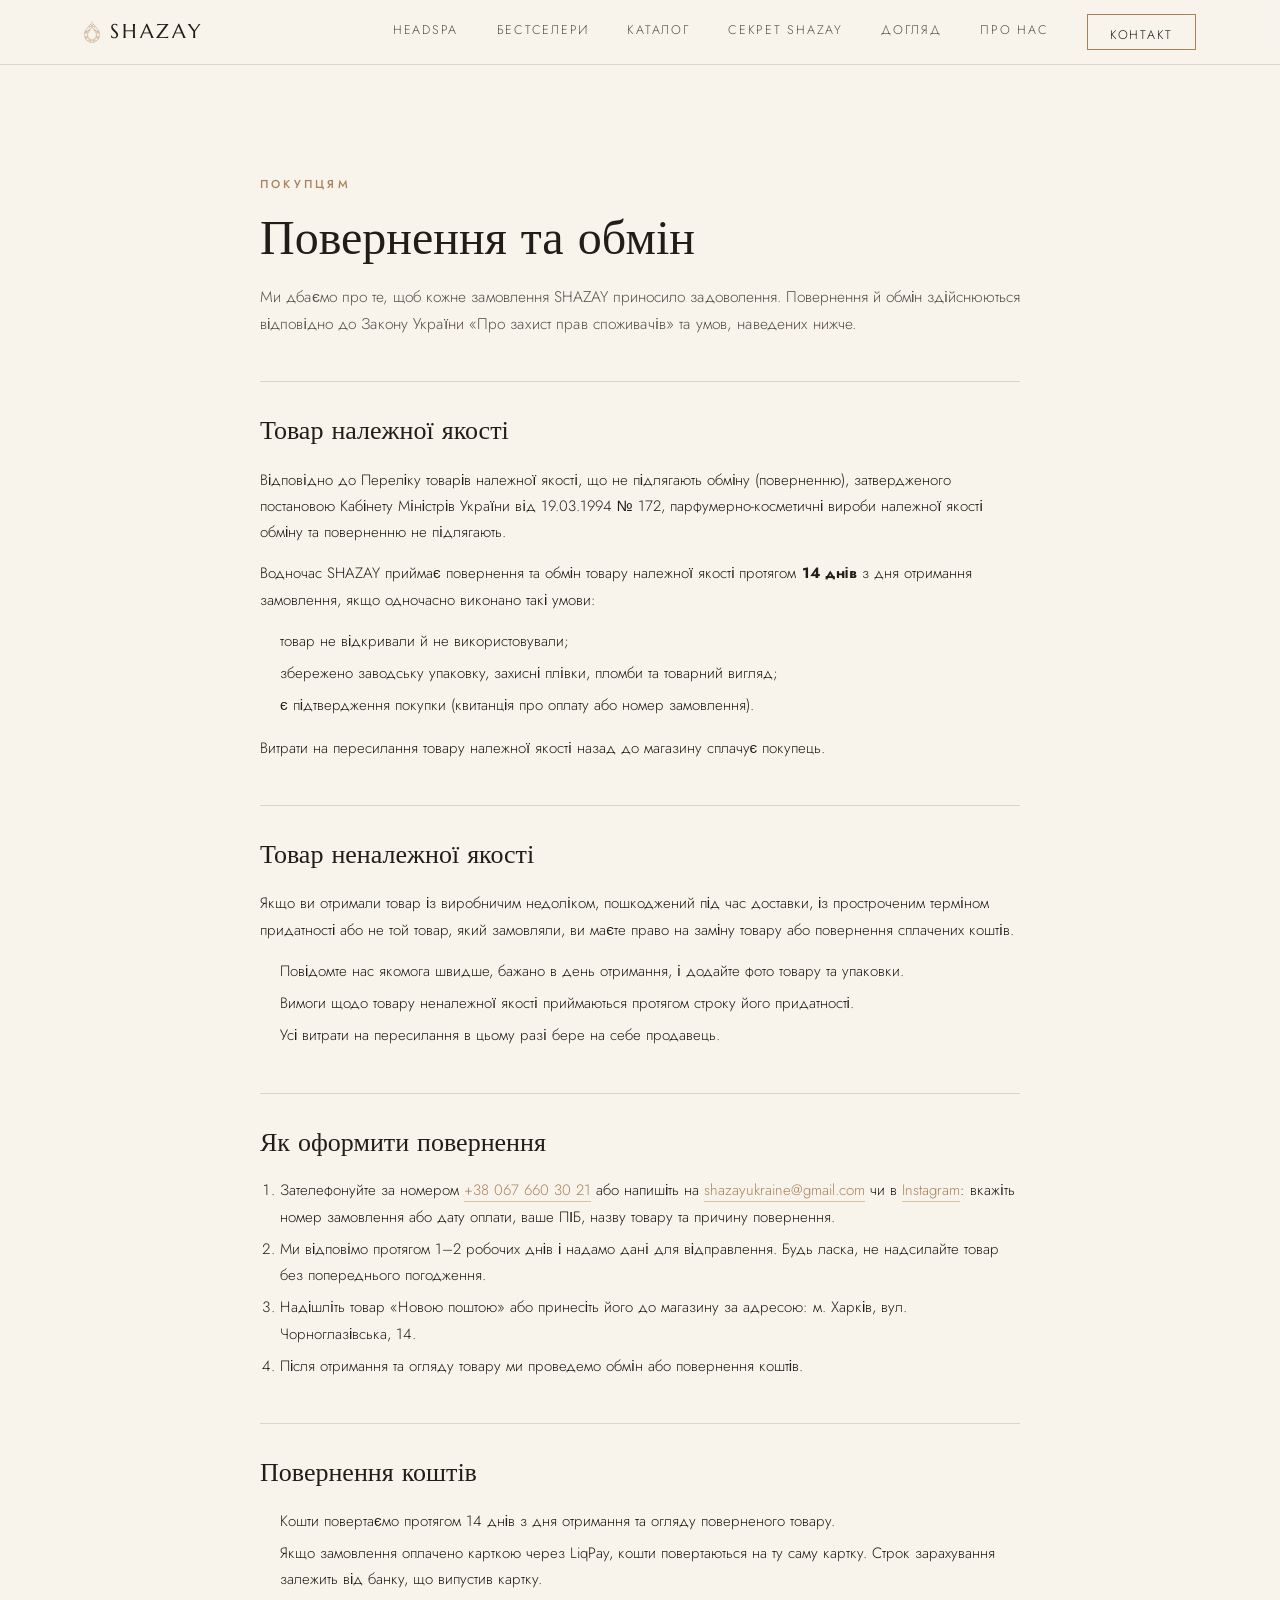
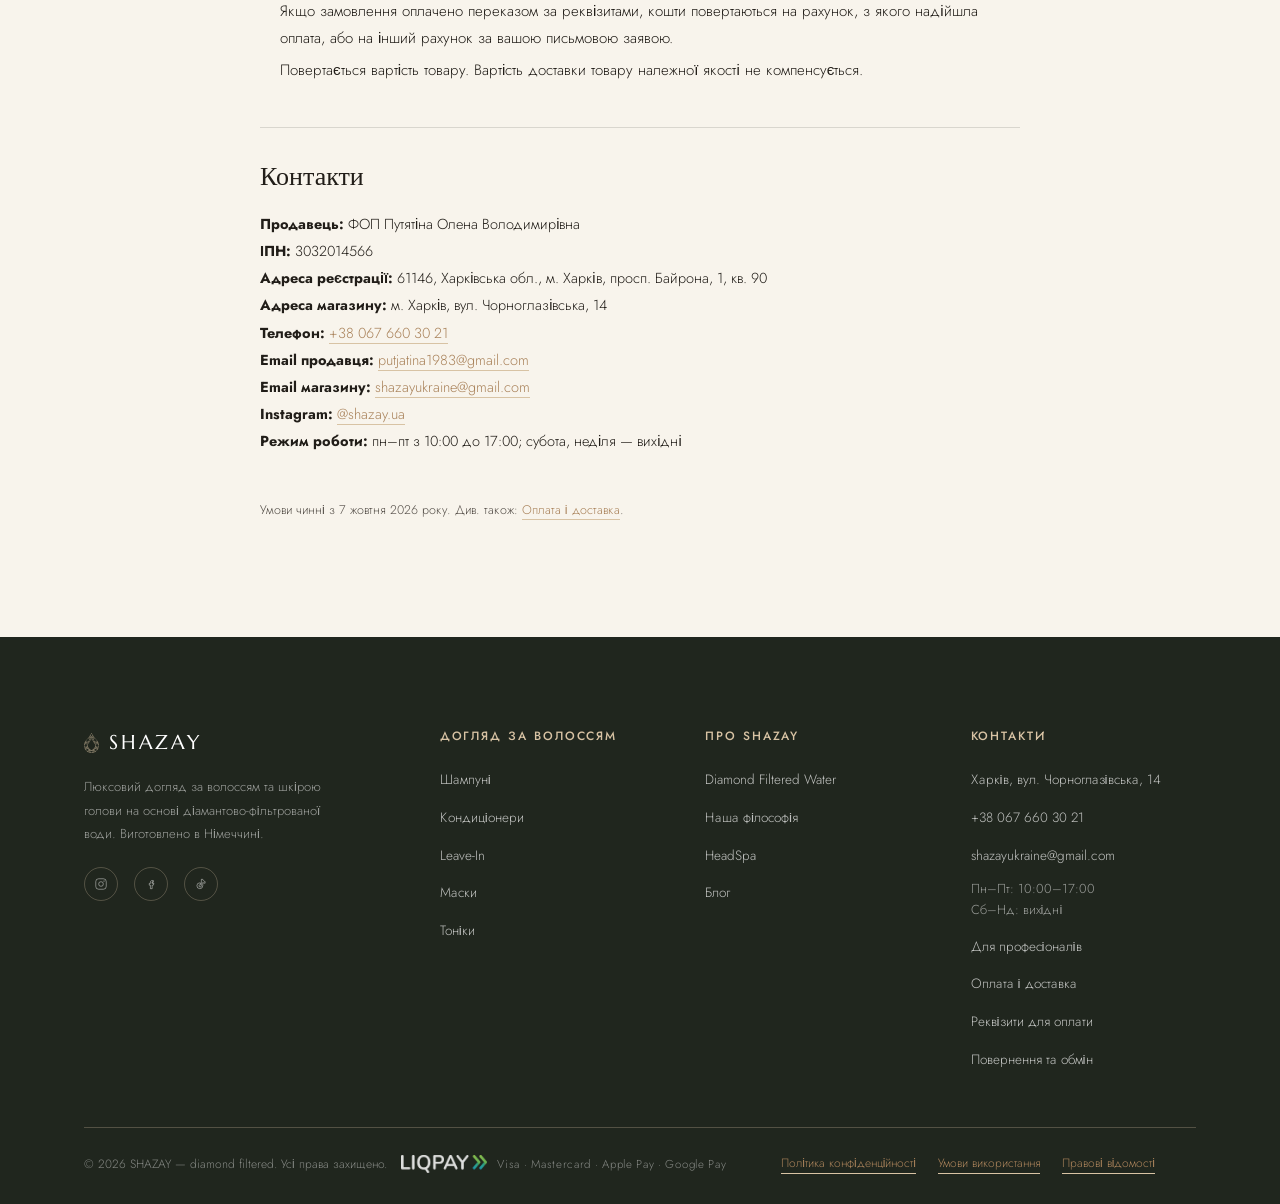
<file: povernennia-ta-obmin.html>
<!DOCTYPE html>
<html lang="uk">
<head>
<meta charset="UTF-8">
<meta name="viewport" content="width=device-width, initial-scale=1, viewport-fit=cover">
<title>Повернення та обмін — SHAZAY</title>
<meta name="description" content="Умови повернення та обміну товарів в інтернет-магазині SHAZAY відповідно до законодавства України.">
<link rel="icon" href="data:image/svg+xml,<svg xmlns=%22http://www.w3.org/2000/svg%22 viewBox=%220 0 24 24%22><path fill=%22%23A9825A%22 d=%22M12 2 4 10c0 4.4 3.6 8 8 8s8-3.6 8-8z%22/></svg>">
<link rel="stylesheet" href="style.css">
</head>
<body class="page-legal">

<!-- Loader -->
<div class="loader" aria-hidden="true">
  <span class="mark">
    <svg viewBox="0 0 47.76 64" width="39" height="52" fill="none"><path fill-rule="evenodd" clip-rule="evenodd" d="M30.94 58.86 L25.27 63.94 L29.34 63.35 L32.53 62.29 Z M30.82 59.99 L31.7 61.82 L31.65 61.99 L29.23 62.76 L27.28 63 L30.64 59.87 Z M16.77 58.86 L15.17 62.29 L18.36 63.35 L22.44 63.94 Z M16.89 59.99 L17.06 59.87 L20.43 63 L18.48 62.76 L16.06 61.99 L16 61.82 Z M39.32 58.1 L31.88 58.63 L33.54 61.87 L36.07 60.58 Z M37.31 58.86 L35.84 59.99 L33.83 61.05 L32.83 59.16 Z M8.38 58.1 L11.63 60.58 L14.17 61.87 L15.82 58.63 Z M10.39 58.92 L14.88 59.16 L13.87 61.05 L11.87 59.99 Z M17.48 58.04 L23.85 63.94 L30.23 58.1 L26.21 56.15 L21.43 56.15 Z M18.6 58.21 L21.67 56.74 L26.04 56.74 L29.11 58.27 L23.79 63.06 Z M32.77 51.19 L27.28 55.62 L30.7 57.21 Z M31.41 53.2 L30.35 56.32 L28.46 55.44 Z M14.94 51.19 L17 57.21 L20.43 55.62 Z M16.3 53.2 L19.25 55.44 L17.36 56.32 Z M41.09 48.77 L34.13 49.83 L31.65 57.56 L39.97 57.15 Z M40.38 49.59 L39.32 56.62 L32.53 56.86 L34.66 50.36 Z M6.61 48.77 L7.73 57.15 L16.06 57.56 L13.58 49.83 Z M7.32 49.59 L13.05 50.36 L15.17 56.86 L8.38 56.62 Z M45.4 49.77 L42.04 48.65 L41.09 55.97 L43.51 52.9 Z M44.4 50.07 L44.46 50.24 L42.1 53.73 L42.57 49.54 Z M2.3 49.77 L4.19 52.9 L6.61 55.97 L5.67 48.65 Z M3.31 50.07 L5.14 49.54 L5.67 53.79 L3.25 50.24 Z M37.25 43.16 L34.95 48.71 L40.68 47.82 Z M37.43 44.52 L39.5 47.35 L36.01 47.94 Z M10.45 43.16 L7.03 47.82 L12.75 48.71 Z M10.27 44.52 L11.69 47.94 L8.21 47.35 Z M47.53 41.39 L42.33 47.76 L45.82 48.94 L46.94 45.46 Z M46.58 43.51 L46.41 45.05 L45.46 48.12 L43.39 47.41 Z M0.18 41.39 L0.77 45.46 L1.89 48.94 L5.37 47.76 Z M1.06 43.51 L4.31 47.41 L2.24 48.12 L1.48 45.82 Z M41.39 32.18 L37.67 37.37 L37.67 42.04 L41.45 47.29 L47.65 39.68 Z M41.45 33.18 L46.88 39.73 L41.51 46.23 L38.32 41.92 L38.32 37.55 Z M6.26 32.18 L0.06 39.79 L6.32 47.29 L10.04 42.04 L10.04 37.37 Z M6.26 33.18 L9.39 37.55 L9.39 41.92 L6.2 46.23 L0.83 39.73 Z M42.33 31.76 L47.65 38.2 L47.06 34.07 L46.46 32.06 L45.7 30.29 Z M43.39 31.94 L45.11 31.17 L45.46 31.23 L46.23 33.3 L46.76 36.07 Z M5.37 31.76 L2.01 30.29 L1.24 32.06 L0.65 34.07 L0.06 38.2 Z M4.31 31.94 L0.94 36.07 L1.48 33.3 L2.24 31.23 L2.6 31.17 Z M30.11 25.33 L37.31 36.37 L40.68 31.53 Z M32.24 27.34 L39.79 31.76 L37.31 35.25 Z M17.59 25.33 L7.03 31.53 L10.39 36.37 Z M15.47 27.34 L10.39 35.25 L7.91 31.76 Z M41.74 24.15 L41.98 30.94 L45.28 29.4 Z M42.45 26.39 L44.34 29.11 L42.57 29.99 Z M5.96 24.15 L2.42 29.4 L5.73 30.94 Z M5.25 26.39 L5.14 29.99 L3.37 29.11 Z M23.85 17.48 L10.98 37.2 L10.98 42.04 L13.99 49.24 L21.43 55.2 L26.27 55.2 L33.71 49.24 L36.72 42.1 L36.61 37.02 Z M23.85 18.66 L36.13 37.49 L36.13 41.86 L33.18 48.89 L25.98 54.61 L21.73 54.61 L14.64 49 L11.57 41.86 L11.69 37.25 Z M33.95 15 L28.87 23.56 L40.92 30.52 L40.8 23.2 Z M34.01 16.12 L40.21 23.5 L40.27 29.46 L29.7 23.26 Z M13.76 15 L6.91 23.2 L6.79 30.52 L18.83 23.56 Z M13.7 16.12 L18.01 23.26 L7.44 29.46 L7.5 23.5 Z M33.18 14.46 L24.5 16.71 L28.28 22.55 Z M31.76 15.47 L28.28 21.37 L25.51 17.12 Z M14.52 14.46 L19.42 22.55 L23.2 16.71 Z M15.94 15.47 L22.2 17.12 L19.42 21.37 Z M27.99 7.26 L24.86 15.65 L32.71 13.58 Z M28.22 8.62 L31.59 13.23 L25.92 14.76 Z M19.72 7.26 L15 13.58 L22.85 15.65 Z M19.48 8.62 L21.79 14.76 L16.12 13.23 Z M23.85 0 L20.43 6.26 L23.85 15.65 L27.28 6.44 Z M23.85 1.36 L26.63 6.38 L23.85 13.76 L21.08 6.38 Z" fill="currentColor"/></svg>
  </span>
</div>

<!-- Header -->
<header class="site-header" id="siteHeader">
  <div class="container">
    <a href="index.html#top" class="logo">
      <span class="mark">
        <svg width="16" height="22" viewBox="0 0 47.76 64" fill="none"><path fill-rule="evenodd" clip-rule="evenodd" d="M30.94 58.86 L25.27 63.94 L29.34 63.35 L32.53 62.29 Z M30.82 59.99 L31.7 61.82 L31.65 61.99 L29.23 62.76 L27.28 63 L30.64 59.87 Z M16.77 58.86 L15.17 62.29 L18.36 63.35 L22.44 63.94 Z M16.89 59.99 L17.06 59.87 L20.43 63 L18.48 62.76 L16.06 61.99 L16 61.82 Z M39.32 58.1 L31.88 58.63 L33.54 61.87 L36.07 60.58 Z M37.31 58.86 L35.84 59.99 L33.83 61.05 L32.83 59.16 Z M8.38 58.1 L11.63 60.58 L14.17 61.87 L15.82 58.63 Z M10.39 58.92 L14.88 59.16 L13.87 61.05 L11.87 59.99 Z M17.48 58.04 L23.85 63.94 L30.23 58.1 L26.21 56.15 L21.43 56.15 Z M18.6 58.21 L21.67 56.74 L26.04 56.74 L29.11 58.27 L23.79 63.06 Z M32.77 51.19 L27.28 55.62 L30.7 57.21 Z M31.41 53.2 L30.35 56.32 L28.46 55.44 Z M14.94 51.19 L17 57.21 L20.43 55.62 Z M16.3 53.2 L19.25 55.44 L17.36 56.32 Z M41.09 48.77 L34.13 49.83 L31.65 57.56 L39.97 57.15 Z M40.38 49.59 L39.32 56.62 L32.53 56.86 L34.66 50.36 Z M6.61 48.77 L7.73 57.15 L16.06 57.56 L13.58 49.83 Z M7.32 49.59 L13.05 50.36 L15.17 56.86 L8.38 56.62 Z M45.4 49.77 L42.04 48.65 L41.09 55.97 L43.51 52.9 Z M44.4 50.07 L44.46 50.24 L42.1 53.73 L42.57 49.54 Z M2.3 49.77 L4.19 52.9 L6.61 55.97 L5.67 48.65 Z M3.31 50.07 L5.14 49.54 L5.67 53.79 L3.25 50.24 Z M37.25 43.16 L34.95 48.71 L40.68 47.82 Z M37.43 44.52 L39.5 47.35 L36.01 47.94 Z M10.45 43.16 L7.03 47.82 L12.75 48.71 Z M10.27 44.52 L11.69 47.94 L8.21 47.35 Z M47.53 41.39 L42.33 47.76 L45.82 48.94 L46.94 45.46 Z M46.58 43.51 L46.41 45.05 L45.46 48.12 L43.39 47.41 Z M0.18 41.39 L0.77 45.46 L1.89 48.94 L5.37 47.76 Z M1.06 43.51 L4.31 47.41 L2.24 48.12 L1.48 45.82 Z M41.39 32.18 L37.67 37.37 L37.67 42.04 L41.45 47.29 L47.65 39.68 Z M41.45 33.18 L46.88 39.73 L41.51 46.23 L38.32 41.92 L38.32 37.55 Z M6.26 32.18 L0.06 39.79 L6.32 47.29 L10.04 42.04 L10.04 37.37 Z M6.26 33.18 L9.39 37.55 L9.39 41.92 L6.2 46.23 L0.83 39.73 Z M42.33 31.76 L47.65 38.2 L47.06 34.07 L46.46 32.06 L45.7 30.29 Z M43.39 31.94 L45.11 31.17 L45.46 31.23 L46.23 33.3 L46.76 36.07 Z M5.37 31.76 L2.01 30.29 L1.24 32.06 L0.65 34.07 L0.06 38.2 Z M4.31 31.94 L0.94 36.07 L1.48 33.3 L2.24 31.23 L2.6 31.17 Z M30.11 25.33 L37.31 36.37 L40.68 31.53 Z M32.24 27.34 L39.79 31.76 L37.31 35.25 Z M17.59 25.33 L7.03 31.53 L10.39 36.37 Z M15.47 27.34 L10.39 35.25 L7.91 31.76 Z M41.74 24.15 L41.98 30.94 L45.28 29.4 Z M42.45 26.39 L44.34 29.11 L42.57 29.99 Z M5.96 24.15 L2.42 29.4 L5.73 30.94 Z M5.25 26.39 L5.14 29.99 L3.37 29.11 Z M23.85 17.48 L10.98 37.2 L10.98 42.04 L13.99 49.24 L21.43 55.2 L26.27 55.2 L33.71 49.24 L36.72 42.1 L36.61 37.02 Z M23.85 18.66 L36.13 37.49 L36.13 41.86 L33.18 48.89 L25.98 54.61 L21.73 54.61 L14.64 49 L11.57 41.86 L11.69 37.25 Z M33.95 15 L28.87 23.56 L40.92 30.52 L40.8 23.2 Z M34.01 16.12 L40.21 23.5 L40.27 29.46 L29.7 23.26 Z M13.76 15 L6.91 23.2 L6.79 30.52 L18.83 23.56 Z M13.7 16.12 L18.01 23.26 L7.44 29.46 L7.5 23.5 Z M33.18 14.46 L24.5 16.71 L28.28 22.55 Z M31.76 15.47 L28.28 21.37 L25.51 17.12 Z M14.52 14.46 L19.42 22.55 L23.2 16.71 Z M15.94 15.47 L22.2 17.12 L19.42 21.37 Z M27.99 7.26 L24.86 15.65 L32.71 13.58 Z M28.22 8.62 L31.59 13.23 L25.92 14.76 Z M19.72 7.26 L15 13.58 L22.85 15.65 Z M19.48 8.62 L21.79 14.76 L16.12 13.23 Z M23.85 0 L20.43 6.26 L23.85 15.65 L27.28 6.44 Z M23.85 1.36 L26.63 6.38 L23.85 13.76 L21.08 6.38 Z" fill="currentColor"/></svg>
      </span>
      SHAZAY
    </a>

    <nav class="nav" id="siteNav">
      <a href="index.html#smaragd">HeadSpa</a>
        <a href="index.html#bestsellers">Бестселери</a>
        <a href="index.html#katalog">Каталог</a>
      <a href="index.html#secret">Секрет SHAZAY</a>
      <a href="index.html#dogliad">Догляд</a>
      <a href="index.html#pro-nas">Про нас</a>
      <a href="index.html#contact" class="nav-cta">Контакт</a>
    </nav>

    <button class="burger" id="burgerBtn" aria-label="Відкрити меню" aria-expanded="false" aria-controls="siteNav">
      <span></span><span></span><span></span>
    </button>
  </div>
</header>

<main class="legal-main">
  <div class="container">
    <article class="legal">
      <span class="eyebrow">Покупцям</span>
      <h1>Повернення та обмін</h1>
      <p class="lead">Ми дбаємо про те, щоб кожне замовлення SHAZAY приносило задоволення. Повернення й обмін здійснюються відповідно до Закону України «Про захист прав споживачів» та умов, наведених нижче.</p>

      <h2>Товар належної якості</h2>
      <p>Відповідно до Переліку товарів належної якості, що не підлягають обміну (поверненню), затвердженого постановою Кабінету Міністрів України від 19.03.1994 № 172, парфумерно-косметичні вироби належної якості обміну та поверненню не підлягають.</p>
      <p>Водночас SHAZAY приймає повернення та обмін товару належної якості протягом <strong>14 днів</strong> з дня отримання замовлення, якщо одночасно виконано такі умови:</p>
      <ul>
        <li>товар не відкривали й не використовували;</li>
        <li>збережено заводську упаковку, захисні плівки, пломби та товарний вигляд;</li>
        <li>є підтвердження покупки (квитанція про оплату або номер замовлення).</li>
      </ul>
      <p>Витрати на пересилання товару належної якості назад до магазину сплачує покупець.</p>

      <h2>Товар неналежної якості</h2>
      <p>Якщо ви отримали товар із виробничим недоліком, пошкоджений під час доставки, із простроченим терміном придатності або не той товар, який замовляли, ви маєте право на заміну товару або повернення сплачених коштів.</p>
      <ul>
        <li>Повідомте нас якомога швидше, бажано в день отримання, і додайте фото товару та упаковки.</li>
        <li>Вимоги щодо товару неналежної якості приймаються протягом строку його придатності.</li>
        <li>Усі витрати на пересилання в цьому разі бере на себе продавець.</li>
      </ul>

      <h2>Як оформити повернення</h2>
      <ol>
        <li>Зателефонуйте за номером <a href="tel:+380676603021">+38 067 660 30 21</a> або напишіть на <a href="mailto:shazayukraine@gmail.com">shazayukraine@gmail.com</a> чи в <a href="https://www.instagram.com/shazay.ua" target="_blank" rel="noopener">Instagram</a>: вкажіть номер замовлення або дату оплати, ваше ПІБ, назву товару та причину повернення.</li>
        <li>Ми відповімо протягом 1–2 робочих днів і надамо дані для відправлення. Будь ласка, не надсилайте товар без попереднього погодження.</li>
        <li>Надішліть товар «Новою поштою» або принесіть його до магазину за адресою: м. Харків, вул. Чорноглазівська, 14.</li>
        <li>Після отримання та огляду товару ми проведемо обмін або повернення коштів.</li>
      </ol>

      <h2>Повернення коштів</h2>
      <ul>
        <li>Кошти повертаємо протягом 14 днів з дня отримання та огляду поверненого товару.</li>
        <li>Якщо замовлення оплачено карткою через LiqPay, кошти повертаються на ту саму картку. Строк зарахування залежить від банку, що випустив картку.</li>
        <li>Якщо замовлення оплачено переказом за реквізитами, кошти повертаються на рахунок, з якого надійшла оплата, або на інший рахунок за вашою письмовою заявою.</li>
        <li>Повертається вартість товару. Вартість доставки товару належної якості не компенсується.</li>
      </ul>

      <h2>Контакти</h2>
      <div class="seller" id="prodavets">
          <span><strong>Продавець:</strong> ФОП Путятіна Олена Володимирівна</span>
          <span><strong>ІПН:</strong> 3032014566</span>
          <span><strong>Адреса реєстрації:</strong> 61146, Харківська обл., м. Харків, просп. Байрона, 1, кв. 90</span>
          <span><strong>Адреса магазину:</strong> м. Харків, вул. Чорноглазівська, 14</span>
          <span><strong>Телефон:</strong> <a href="tel:+380676603021">+38 067 660 30 21</a></span>
          <span><strong>Email продавця:</strong> <a href="mailto:putjatina1983@gmail.com">putjatina1983@gmail.com</a></span>
          <span><strong>Email магазину:</strong> <a href="mailto:shazayukraine@gmail.com">shazayukraine@gmail.com</a></span>
          <span><strong>Instagram:</strong> <a href="https://www.instagram.com/shazay.ua" target="_blank" rel="noopener">@shazay.ua</a></span>
          <span><strong>Режим роботи:</strong> пн–пт з 10:00 до 17:00; субота, неділя — вихідні</span>
        </div>

      <p class="updated">Умови чинні з 7 жовтня 2026 року. Див. також: <a href="oplata-i-dostavka.html">Оплата і доставка</a>.</p>
    </article>
  </div>
</main>

<!-- Footer -->
<footer class="site-footer">
  <div class="container">
    <div class="footer-top">
      <div class="footer-brand">
        <a href="index.html#top" class="logo">
          <span class="mark"><svg width="15" height="20" viewBox="0 0 47.76 64" fill="none"><path fill-rule="evenodd" clip-rule="evenodd" d="M30.94 58.86 L25.27 63.94 L29.34 63.35 L32.53 62.29 Z M30.82 59.99 L31.7 61.82 L31.65 61.99 L29.23 62.76 L27.28 63 L30.64 59.87 Z M16.77 58.86 L15.17 62.29 L18.36 63.35 L22.44 63.94 Z M16.89 59.99 L17.06 59.87 L20.43 63 L18.48 62.76 L16.06 61.99 L16 61.82 Z M39.32 58.1 L31.88 58.63 L33.54 61.87 L36.07 60.58 Z M37.31 58.86 L35.84 59.99 L33.83 61.05 L32.83 59.16 Z M8.38 58.1 L11.63 60.58 L14.17 61.87 L15.82 58.63 Z M10.39 58.92 L14.88 59.16 L13.87 61.05 L11.87 59.99 Z M17.48 58.04 L23.85 63.94 L30.23 58.1 L26.21 56.15 L21.43 56.15 Z M18.6 58.21 L21.67 56.74 L26.04 56.74 L29.11 58.27 L23.79 63.06 Z M32.77 51.19 L27.28 55.62 L30.7 57.21 Z M31.41 53.2 L30.35 56.32 L28.46 55.44 Z M14.94 51.19 L17 57.21 L20.43 55.62 Z M16.3 53.2 L19.25 55.44 L17.36 56.32 Z M41.09 48.77 L34.13 49.83 L31.65 57.56 L39.97 57.15 Z M40.38 49.59 L39.32 56.62 L32.53 56.86 L34.66 50.36 Z M6.61 48.77 L7.73 57.15 L16.06 57.56 L13.58 49.83 Z M7.32 49.59 L13.05 50.36 L15.17 56.86 L8.38 56.62 Z M45.4 49.77 L42.04 48.65 L41.09 55.97 L43.51 52.9 Z M44.4 50.07 L44.46 50.24 L42.1 53.73 L42.57 49.54 Z M2.3 49.77 L4.19 52.9 L6.61 55.97 L5.67 48.65 Z M3.31 50.07 L5.14 49.54 L5.67 53.79 L3.25 50.24 Z M37.25 43.16 L34.95 48.71 L40.68 47.82 Z M37.43 44.52 L39.5 47.35 L36.01 47.94 Z M10.45 43.16 L7.03 47.82 L12.75 48.71 Z M10.27 44.52 L11.69 47.94 L8.21 47.35 Z M47.53 41.39 L42.33 47.76 L45.82 48.94 L46.94 45.46 Z M46.58 43.51 L46.41 45.05 L45.46 48.12 L43.39 47.41 Z M0.18 41.39 L0.77 45.46 L1.89 48.94 L5.37 47.76 Z M1.06 43.51 L4.31 47.41 L2.24 48.12 L1.48 45.82 Z M41.39 32.18 L37.67 37.37 L37.67 42.04 L41.45 47.29 L47.65 39.68 Z M41.45 33.18 L46.88 39.73 L41.51 46.23 L38.32 41.92 L38.32 37.55 Z M6.26 32.18 L0.06 39.79 L6.32 47.29 L10.04 42.04 L10.04 37.37 Z M6.26 33.18 L9.39 37.55 L9.39 41.92 L6.2 46.23 L0.83 39.73 Z M42.33 31.76 L47.65 38.2 L47.06 34.07 L46.46 32.06 L45.7 30.29 Z M43.39 31.94 L45.11 31.17 L45.46 31.23 L46.23 33.3 L46.76 36.07 Z M5.37 31.76 L2.01 30.29 L1.24 32.06 L0.65 34.07 L0.06 38.2 Z M4.31 31.94 L0.94 36.07 L1.48 33.3 L2.24 31.23 L2.6 31.17 Z M30.11 25.33 L37.31 36.37 L40.68 31.53 Z M32.24 27.34 L39.79 31.76 L37.31 35.25 Z M17.59 25.33 L7.03 31.53 L10.39 36.37 Z M15.47 27.34 L10.39 35.25 L7.91 31.76 Z M41.74 24.15 L41.98 30.94 L45.28 29.4 Z M42.45 26.39 L44.34 29.11 L42.57 29.99 Z M5.96 24.15 L2.42 29.4 L5.73 30.94 Z M5.25 26.39 L5.14 29.99 L3.37 29.11 Z M23.85 17.48 L10.98 37.2 L10.98 42.04 L13.99 49.24 L21.43 55.2 L26.27 55.2 L33.71 49.24 L36.72 42.1 L36.61 37.02 Z M23.85 18.66 L36.13 37.49 L36.13 41.86 L33.18 48.89 L25.98 54.61 L21.73 54.61 L14.64 49 L11.57 41.86 L11.69 37.25 Z M33.95 15 L28.87 23.56 L40.92 30.52 L40.8 23.2 Z M34.01 16.12 L40.21 23.5 L40.27 29.46 L29.7 23.26 Z M13.76 15 L6.91 23.2 L6.79 30.52 L18.83 23.56 Z M13.7 16.12 L18.01 23.26 L7.44 29.46 L7.5 23.5 Z M33.18 14.46 L24.5 16.71 L28.28 22.55 Z M31.76 15.47 L28.28 21.37 L25.51 17.12 Z M14.52 14.46 L19.42 22.55 L23.2 16.71 Z M15.94 15.47 L22.2 17.12 L19.42 21.37 Z M27.99 7.26 L24.86 15.65 L32.71 13.58 Z M28.22 8.62 L31.59 13.23 L25.92 14.76 Z M19.72 7.26 L15 13.58 L22.85 15.65 Z M19.48 8.62 L21.79 14.76 L16.12 13.23 Z M23.85 0 L20.43 6.26 L23.85 15.65 L27.28 6.44 Z M23.85 1.36 L26.63 6.38 L23.85 13.76 L21.08 6.38 Z" fill="currentColor"/></svg></span>
          SHAZAY
        </a>
        <p>Люксовий догляд за волоссям та шкірою голови на основі діамантово-фільтрованої води. Виготовлено в Німеччині.</p>
        <div class="footer-social">
          <a href="https://www.instagram.com/shazay.ua?stkn=N3F0c2ZjbWl2emg1&amp;utm_source=qr" aria-label="Instagram" target="_blank" rel="noopener"><svg viewBox="0 0 24 24" fill="none"><rect x="3" y="3" width="18" height="18" rx="5" stroke="currentColor"/><circle cx="12" cy="12" r="4" stroke="currentColor"/><circle cx="17.2" cy="6.8" r="1" fill="currentColor"/></svg></a>
          <a href="https://www.facebook.com/shazaydiamondfiltered/" aria-label="Facebook" target="_blank" rel="noopener"><svg viewBox="0 0 24 24" fill="none"><path d="M14 9h2V6h-2c-1.7 0-3 1.3-3 3v2H9v3h2v6h3v-6h2l1-3h-3v-2c0-.5.4-1 1-1Z" stroke="currentColor" stroke-linejoin="round"/></svg></a>
          <a href="https://www.tiktok.com/@shazaydiamondfiltered" aria-label="TikTok" target="_blank" rel="noopener"><svg viewBox="0 0 24 24" fill="none"><path d="M15 4c.5 2 2 3.4 4 3.7v3c-1.5 0-2.9-.5-4-1.3V15a5 5 0 1 1-5-5c.3 0 .7 0 1 .1v3.1a2 2 0 1 0 1.6 2V4Z" stroke="currentColor" stroke-linejoin="round"/></svg></a>
        </div>
      </div>

      <div class="footer-col">
        <h4>Догляд за волоссям</h4>
        <ul>
          <li><a href="index.html#bestsellers">Шампуні</a></li>
          <li><a href="index.html#bestsellers">Кондиціонери</a></li>
          <li><a href="index.html#bestsellers">Leave-In</a></li>
          <li><a href="index.html#bestsellers">Маски</a></li>
          <li><a href="index.html#bestsellers">Тоніки</a></li>
        </ul>
      </div>

      <div class="footer-col">
        <h4>Про SHAZAY</h4>
        <ul>
          <li><a href="index.html#secret">Diamond Filtered Water</a></li>
          <li><a href="index.html#pro-nas">Наша філософія</a></li>
          <li><a href="index.html#dogliad">HeadSpa</a></li>
          <li><a href="#">Блог</a></li>
        </ul>
      </div>

      <div class="footer-col">
        <h4>Контакти</h4>
        <ul>
          <li><a href="https://maps.app.goo.gl/UoqEeFok9b3UKeLU6" target="_blank" rel="noopener">Харків, вул. Чорноглазівська, 14</a></li>
          <li><a href="tel:+380676603021">+38 067 660 30 21</a></li>
          <li><a href="mailto:shazayukraine@gmail.com">shazayukraine@gmail.com</a></li>
          <li class="footer-hours">Пн–Пт: 10:00–17:00<br>Сб–Нд: вихідні</li>
          <li><a href="#">Для професіоналів</a></li>
          <li><a href="oplata-i-dostavka.html">Оплата і доставка</a></li>
          <li><a href="index.html#rekvizyty" data-open-requisites>Реквізити для оплати</a></li>
          <li><a href="povernennia-ta-obmin.html">Повернення та обмін</a></li>
        </ul>
      </div>
    </div>

    <div class="footer-bottom">
      <span>© 2026 SHAZAY — diamond filtered. Усі права захищено.</span>
      <span class="pay-methods"><img src="liqpay-logo-white.png" alt="LiqPay" width="88" height="18"> Visa · Mastercard · Apple Pay · Google Pay</span>
      <div class="legal">
        <a href="#">Політика конфіденційності</a>
        <a href="#">Умови використання</a>
        <a href="oplata-i-dostavka.html#prodavets">Правові відомості</a>
      </div>
    </div>
  </div>
</footer>

<script src="main.js"></script>
</body>
</html>
</file>
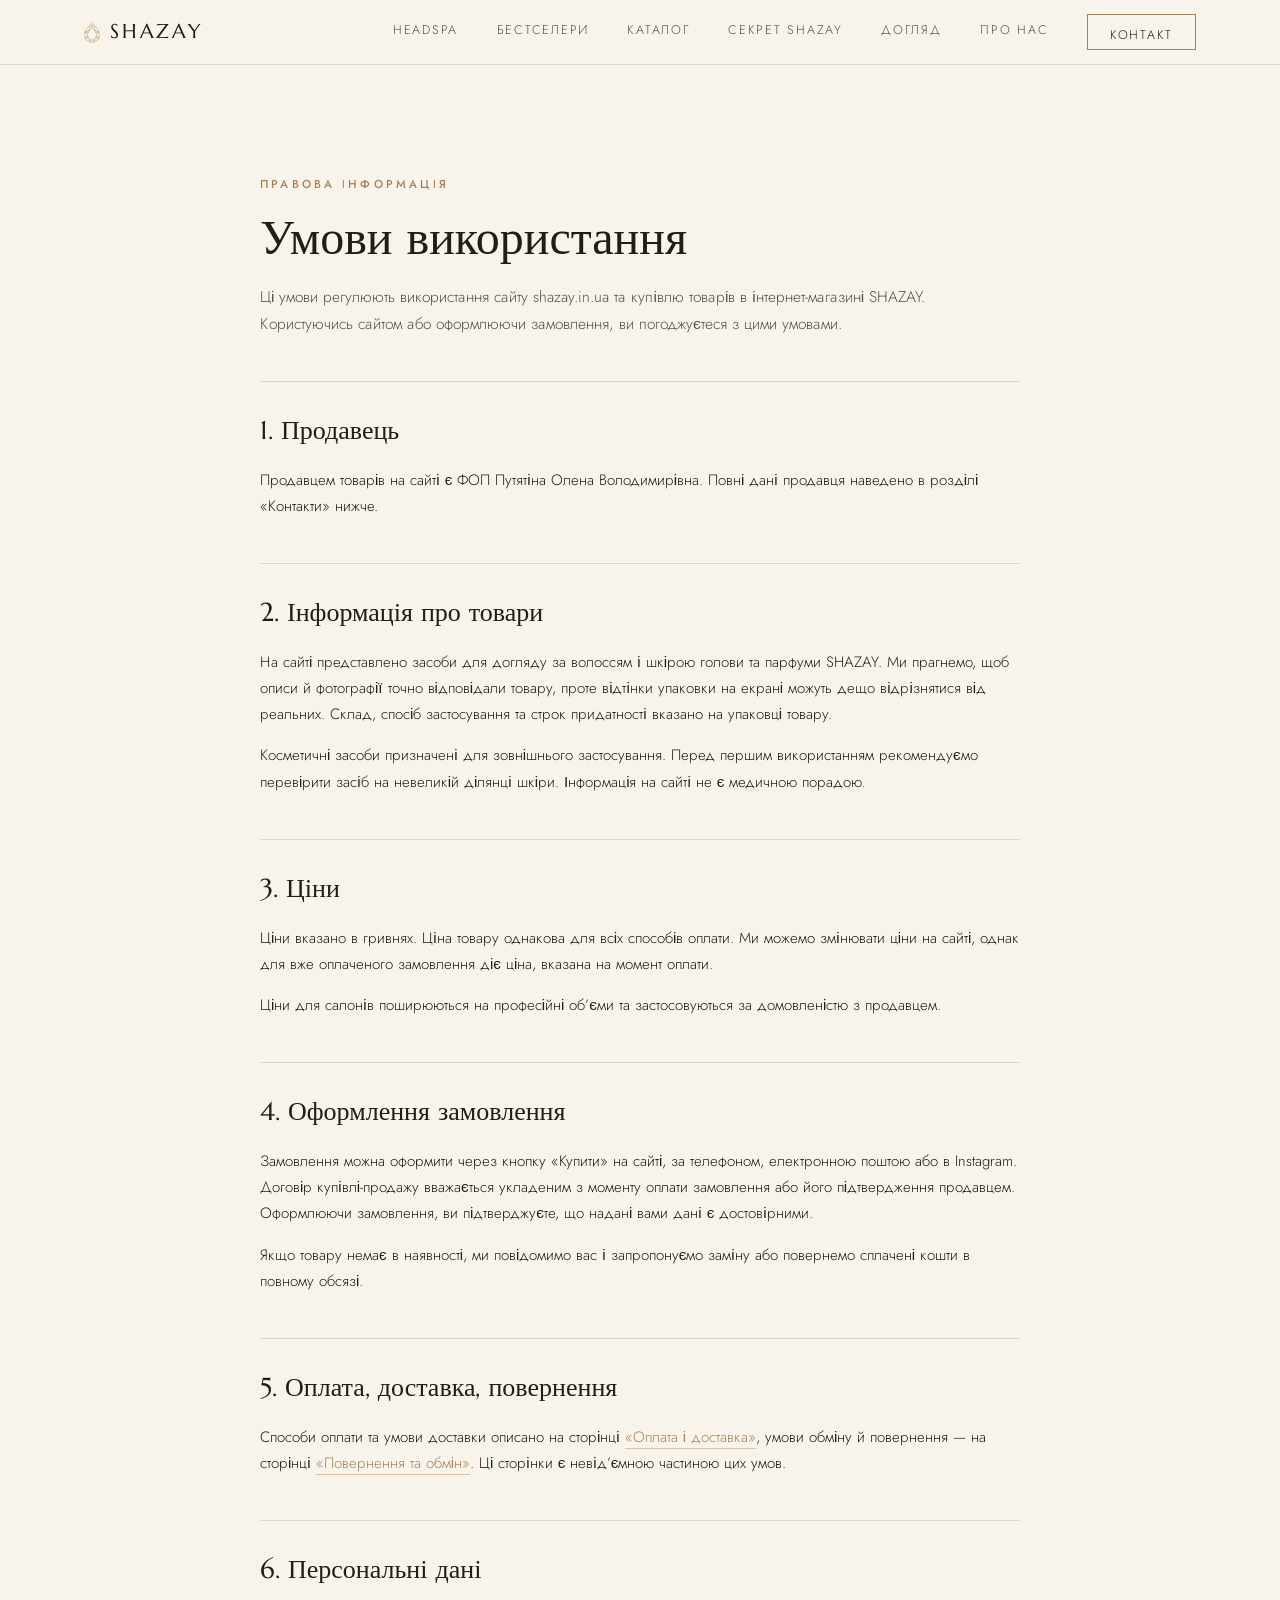
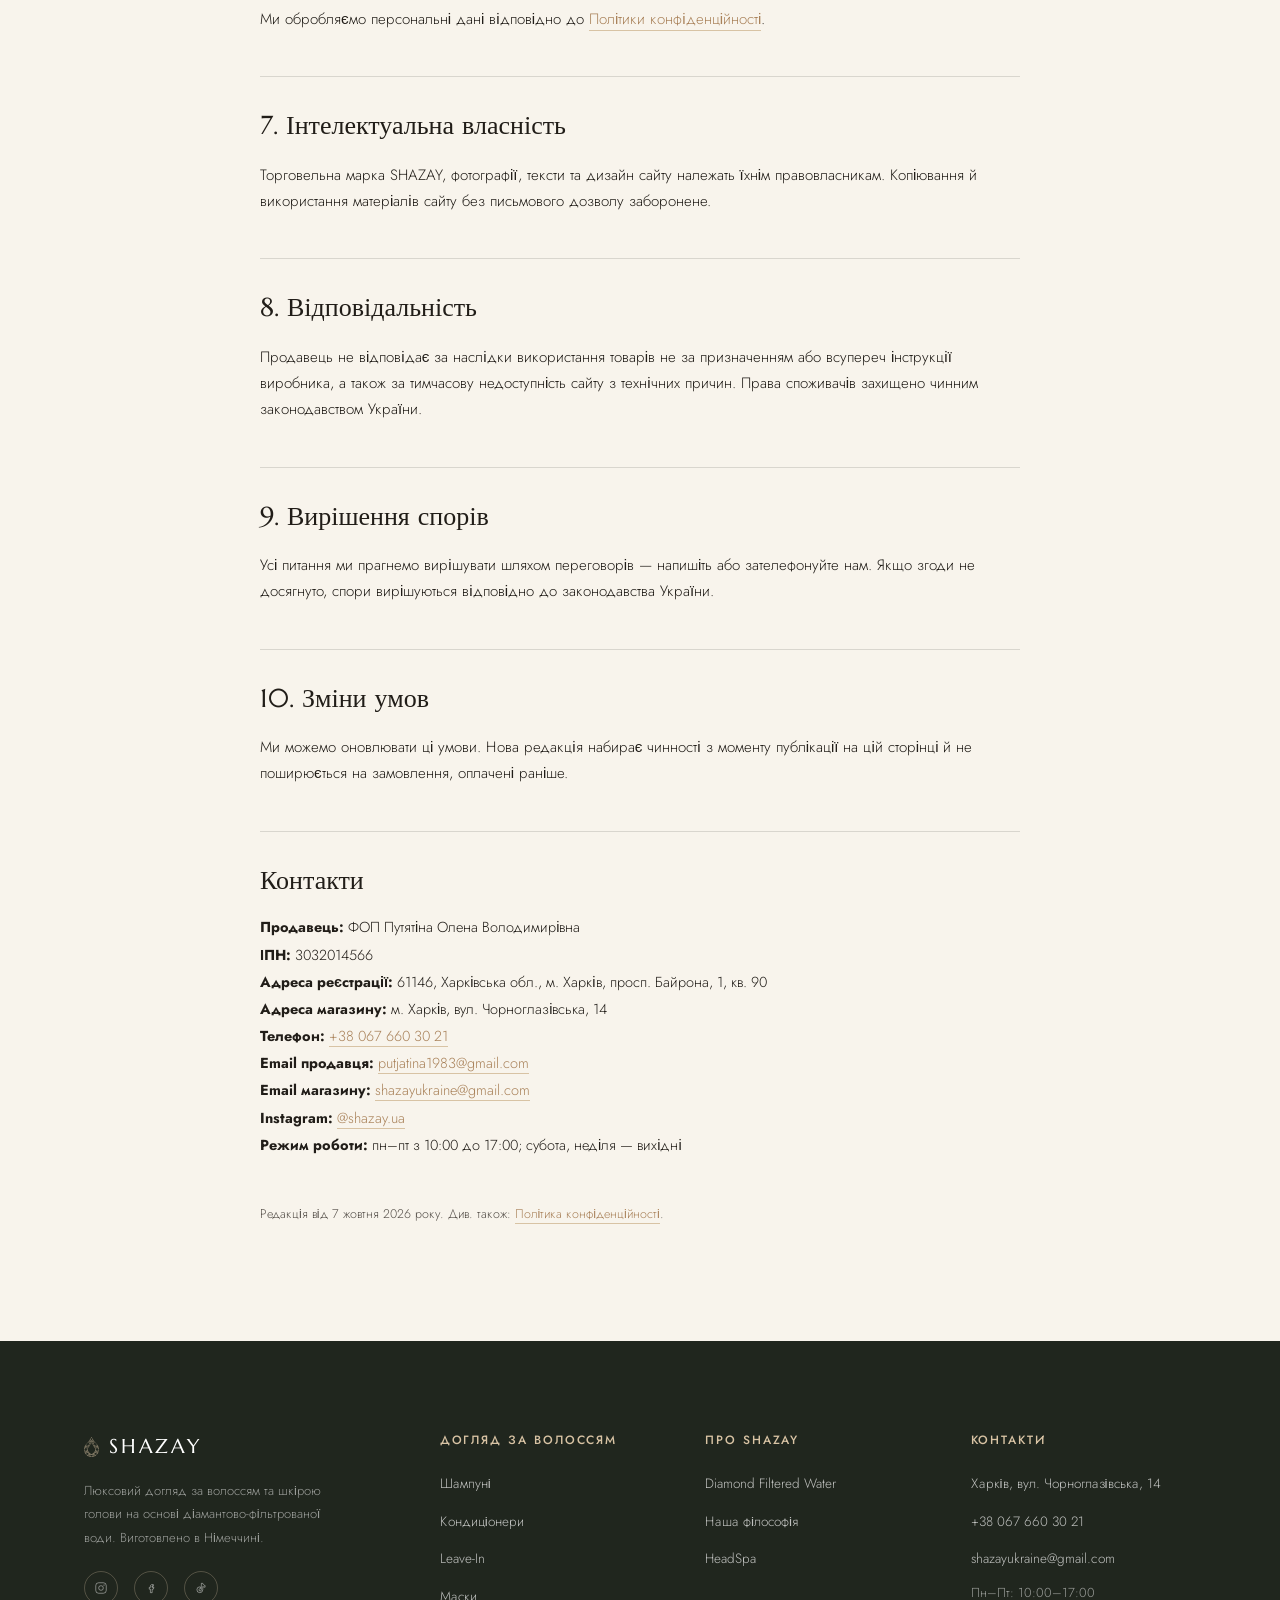
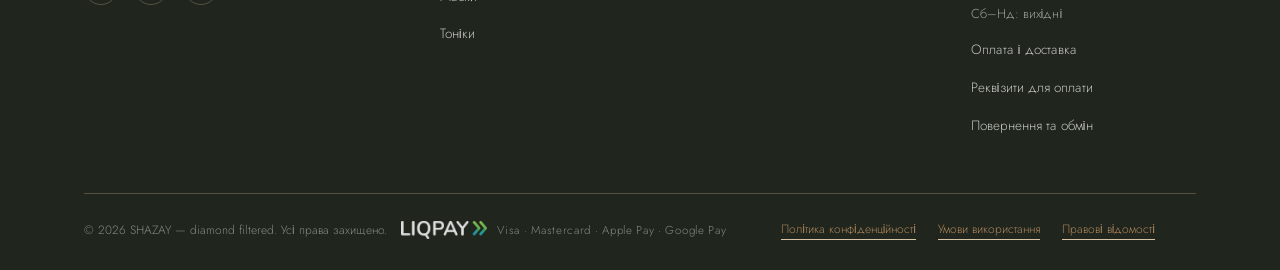
<file: umovy-vykorystannia.html>
<!DOCTYPE html>
<html lang="uk">
<head>
<meta charset="UTF-8">
<meta name="viewport" content="width=device-width, initial-scale=1, viewport-fit=cover">
<title>Умови використання — SHAZAY</title>
<meta name="description" content="Умови використання сайту та інтернет-магазину SHAZAY: оформлення замовлень, ціни, оплата, доставка, повернення.">
<link rel="icon" href="data:image/svg+xml,<svg xmlns=%22http://www.w3.org/2000/svg%22 viewBox=%220 0 24 24%22><path fill=%22%23A9825A%22 d=%22M12 2 4 10c0 4.4 3.6 8 8 8s8-3.6 8-8z%22/></svg>">
<link rel="stylesheet" href="style.css">
</head>
<body class="page-legal">

<!-- Loader -->
<div class="loader" aria-hidden="true">
  <span class="mark">
    <svg viewBox="0 0 47.76 64" width="39" height="52" fill="none"><path fill-rule="evenodd" clip-rule="evenodd" d="M30.94 58.86 L25.27 63.94 L29.34 63.35 L32.53 62.29 Z M30.82 59.99 L31.7 61.82 L31.65 61.99 L29.23 62.76 L27.28 63 L30.64 59.87 Z M16.77 58.86 L15.17 62.29 L18.36 63.35 L22.44 63.94 Z M16.89 59.99 L17.06 59.87 L20.43 63 L18.48 62.76 L16.06 61.99 L16 61.82 Z M39.32 58.1 L31.88 58.63 L33.54 61.87 L36.07 60.58 Z M37.31 58.86 L35.84 59.99 L33.83 61.05 L32.83 59.16 Z M8.38 58.1 L11.63 60.58 L14.17 61.87 L15.82 58.63 Z M10.39 58.92 L14.88 59.16 L13.87 61.05 L11.87 59.99 Z M17.48 58.04 L23.85 63.94 L30.23 58.1 L26.21 56.15 L21.43 56.15 Z M18.6 58.21 L21.67 56.74 L26.04 56.74 L29.11 58.27 L23.79 63.06 Z M32.77 51.19 L27.28 55.62 L30.7 57.21 Z M31.41 53.2 L30.35 56.32 L28.46 55.44 Z M14.94 51.19 L17 57.21 L20.43 55.62 Z M16.3 53.2 L19.25 55.44 L17.36 56.32 Z M41.09 48.77 L34.13 49.83 L31.65 57.56 L39.97 57.15 Z M40.38 49.59 L39.32 56.62 L32.53 56.86 L34.66 50.36 Z M6.61 48.77 L7.73 57.15 L16.06 57.56 L13.58 49.83 Z M7.32 49.59 L13.05 50.36 L15.17 56.86 L8.38 56.62 Z M45.4 49.77 L42.04 48.65 L41.09 55.97 L43.51 52.9 Z M44.4 50.07 L44.46 50.24 L42.1 53.73 L42.57 49.54 Z M2.3 49.77 L4.19 52.9 L6.61 55.97 L5.67 48.65 Z M3.31 50.07 L5.14 49.54 L5.67 53.79 L3.25 50.24 Z M37.25 43.16 L34.95 48.71 L40.68 47.82 Z M37.43 44.52 L39.5 47.35 L36.01 47.94 Z M10.45 43.16 L7.03 47.82 L12.75 48.71 Z M10.27 44.52 L11.69 47.94 L8.21 47.35 Z M47.53 41.39 L42.33 47.76 L45.82 48.94 L46.94 45.46 Z M46.58 43.51 L46.41 45.05 L45.46 48.12 L43.39 47.41 Z M0.18 41.39 L0.77 45.46 L1.89 48.94 L5.37 47.76 Z M1.06 43.51 L4.31 47.41 L2.24 48.12 L1.48 45.82 Z M41.39 32.18 L37.67 37.37 L37.67 42.04 L41.45 47.29 L47.65 39.68 Z M41.45 33.18 L46.88 39.73 L41.51 46.23 L38.32 41.92 L38.32 37.55 Z M6.26 32.18 L0.06 39.79 L6.32 47.29 L10.04 42.04 L10.04 37.37 Z M6.26 33.18 L9.39 37.55 L9.39 41.92 L6.2 46.23 L0.83 39.73 Z M42.33 31.76 L47.65 38.2 L47.06 34.07 L46.46 32.06 L45.7 30.29 Z M43.39 31.94 L45.11 31.17 L45.46 31.23 L46.23 33.3 L46.76 36.07 Z M5.37 31.76 L2.01 30.29 L1.24 32.06 L0.65 34.07 L0.06 38.2 Z M4.31 31.94 L0.94 36.07 L1.48 33.3 L2.24 31.23 L2.6 31.17 Z M30.11 25.33 L37.31 36.37 L40.68 31.53 Z M32.24 27.34 L39.79 31.76 L37.31 35.25 Z M17.59 25.33 L7.03 31.53 L10.39 36.37 Z M15.47 27.34 L10.39 35.25 L7.91 31.76 Z M41.74 24.15 L41.98 30.94 L45.28 29.4 Z M42.45 26.39 L44.34 29.11 L42.57 29.99 Z M5.96 24.15 L2.42 29.4 L5.73 30.94 Z M5.25 26.39 L5.14 29.99 L3.37 29.11 Z M23.85 17.48 L10.98 37.2 L10.98 42.04 L13.99 49.24 L21.43 55.2 L26.27 55.2 L33.71 49.24 L36.72 42.1 L36.61 37.02 Z M23.85 18.66 L36.13 37.49 L36.13 41.86 L33.18 48.89 L25.98 54.61 L21.73 54.61 L14.64 49 L11.57 41.86 L11.69 37.25 Z M33.95 15 L28.87 23.56 L40.92 30.52 L40.8 23.2 Z M34.01 16.12 L40.21 23.5 L40.27 29.46 L29.7 23.26 Z M13.76 15 L6.91 23.2 L6.79 30.52 L18.83 23.56 Z M13.7 16.12 L18.01 23.26 L7.44 29.46 L7.5 23.5 Z M33.18 14.46 L24.5 16.71 L28.28 22.55 Z M31.76 15.47 L28.28 21.37 L25.51 17.12 Z M14.52 14.46 L19.42 22.55 L23.2 16.71 Z M15.94 15.47 L22.2 17.12 L19.42 21.37 Z M27.99 7.26 L24.86 15.65 L32.71 13.58 Z M28.22 8.62 L31.59 13.23 L25.92 14.76 Z M19.72 7.26 L15 13.58 L22.85 15.65 Z M19.48 8.62 L21.79 14.76 L16.12 13.23 Z M23.85 0 L20.43 6.26 L23.85 15.65 L27.28 6.44 Z M23.85 1.36 L26.63 6.38 L23.85 13.76 L21.08 6.38 Z" fill="currentColor"/></svg>
  </span>
</div>

<!-- Header -->
<header class="site-header" id="siteHeader">
  <div class="container">
    <a href="index.html#top" class="logo">
      <span class="mark">
        <svg width="16" height="22" viewBox="0 0 47.76 64" fill="none"><path fill-rule="evenodd" clip-rule="evenodd" d="M30.94 58.86 L25.27 63.94 L29.34 63.35 L32.53 62.29 Z M30.82 59.99 L31.7 61.82 L31.65 61.99 L29.23 62.76 L27.28 63 L30.64 59.87 Z M16.77 58.86 L15.17 62.29 L18.36 63.35 L22.44 63.94 Z M16.89 59.99 L17.06 59.87 L20.43 63 L18.48 62.76 L16.06 61.99 L16 61.82 Z M39.32 58.1 L31.88 58.63 L33.54 61.87 L36.07 60.58 Z M37.31 58.86 L35.84 59.99 L33.83 61.05 L32.83 59.16 Z M8.38 58.1 L11.63 60.58 L14.17 61.87 L15.82 58.63 Z M10.39 58.92 L14.88 59.16 L13.87 61.05 L11.87 59.99 Z M17.48 58.04 L23.85 63.94 L30.23 58.1 L26.21 56.15 L21.43 56.15 Z M18.6 58.21 L21.67 56.74 L26.04 56.74 L29.11 58.27 L23.79 63.06 Z M32.77 51.19 L27.28 55.62 L30.7 57.21 Z M31.41 53.2 L30.35 56.32 L28.46 55.44 Z M14.94 51.19 L17 57.21 L20.43 55.62 Z M16.3 53.2 L19.25 55.44 L17.36 56.32 Z M41.09 48.77 L34.13 49.83 L31.65 57.56 L39.97 57.15 Z M40.38 49.59 L39.32 56.62 L32.53 56.86 L34.66 50.36 Z M6.61 48.77 L7.73 57.15 L16.06 57.56 L13.58 49.83 Z M7.32 49.59 L13.05 50.36 L15.17 56.86 L8.38 56.62 Z M45.4 49.77 L42.04 48.65 L41.09 55.97 L43.51 52.9 Z M44.4 50.07 L44.46 50.24 L42.1 53.73 L42.57 49.54 Z M2.3 49.77 L4.19 52.9 L6.61 55.97 L5.67 48.65 Z M3.31 50.07 L5.14 49.54 L5.67 53.79 L3.25 50.24 Z M37.25 43.16 L34.95 48.71 L40.68 47.82 Z M37.43 44.52 L39.5 47.35 L36.01 47.94 Z M10.45 43.16 L7.03 47.82 L12.75 48.71 Z M10.27 44.52 L11.69 47.94 L8.21 47.35 Z M47.53 41.39 L42.33 47.76 L45.82 48.94 L46.94 45.46 Z M46.58 43.51 L46.41 45.05 L45.46 48.12 L43.39 47.41 Z M0.18 41.39 L0.77 45.46 L1.89 48.94 L5.37 47.76 Z M1.06 43.51 L4.31 47.41 L2.24 48.12 L1.48 45.82 Z M41.39 32.18 L37.67 37.37 L37.67 42.04 L41.45 47.29 L47.65 39.68 Z M41.45 33.18 L46.88 39.73 L41.51 46.23 L38.32 41.92 L38.32 37.55 Z M6.26 32.18 L0.06 39.79 L6.32 47.29 L10.04 42.04 L10.04 37.37 Z M6.26 33.18 L9.39 37.55 L9.39 41.92 L6.2 46.23 L0.83 39.73 Z M42.33 31.76 L47.65 38.2 L47.06 34.07 L46.46 32.06 L45.7 30.29 Z M43.39 31.94 L45.11 31.17 L45.46 31.23 L46.23 33.3 L46.76 36.07 Z M5.37 31.76 L2.01 30.29 L1.24 32.06 L0.65 34.07 L0.06 38.2 Z M4.31 31.94 L0.94 36.07 L1.48 33.3 L2.24 31.23 L2.6 31.17 Z M30.11 25.33 L37.31 36.37 L40.68 31.53 Z M32.24 27.34 L39.79 31.76 L37.31 35.25 Z M17.59 25.33 L7.03 31.53 L10.39 36.37 Z M15.47 27.34 L10.39 35.25 L7.91 31.76 Z M41.74 24.15 L41.98 30.94 L45.28 29.4 Z M42.45 26.39 L44.34 29.11 L42.57 29.99 Z M5.96 24.15 L2.42 29.4 L5.73 30.94 Z M5.25 26.39 L5.14 29.99 L3.37 29.11 Z M23.85 17.48 L10.98 37.2 L10.98 42.04 L13.99 49.24 L21.43 55.2 L26.27 55.2 L33.71 49.24 L36.72 42.1 L36.61 37.02 Z M23.85 18.66 L36.13 37.49 L36.13 41.86 L33.18 48.89 L25.98 54.61 L21.73 54.61 L14.64 49 L11.57 41.86 L11.69 37.25 Z M33.95 15 L28.87 23.56 L40.92 30.52 L40.8 23.2 Z M34.01 16.12 L40.21 23.5 L40.27 29.46 L29.7 23.26 Z M13.76 15 L6.91 23.2 L6.79 30.52 L18.83 23.56 Z M13.7 16.12 L18.01 23.26 L7.44 29.46 L7.5 23.5 Z M33.18 14.46 L24.5 16.71 L28.28 22.55 Z M31.76 15.47 L28.28 21.37 L25.51 17.12 Z M14.52 14.46 L19.42 22.55 L23.2 16.71 Z M15.94 15.47 L22.2 17.12 L19.42 21.37 Z M27.99 7.26 L24.86 15.65 L32.71 13.58 Z M28.22 8.62 L31.59 13.23 L25.92 14.76 Z M19.72 7.26 L15 13.58 L22.85 15.65 Z M19.48 8.62 L21.79 14.76 L16.12 13.23 Z M23.85 0 L20.43 6.26 L23.85 15.65 L27.28 6.44 Z M23.85 1.36 L26.63 6.38 L23.85 13.76 L21.08 6.38 Z" fill="currentColor"/></svg>
      </span>
      SHAZAY
    </a>

    <nav class="nav" id="siteNav">
      <a href="index.html#smaragd">HeadSpa</a>
        <a href="index.html#bestsellers">Бестселери</a>
        <a href="index.html#katalog">Каталог</a>
      <a href="index.html#secret">Секрет SHAZAY</a>
      <a href="index.html#dogliad">Догляд</a>
      <a href="index.html#pro-nas">Про нас</a>
      <a href="index.html#contact" class="nav-cta">Контакт</a>
    </nav>

    <button class="burger" id="burgerBtn" aria-label="Відкрити меню" aria-expanded="false" aria-controls="siteNav">
      <span></span><span></span><span></span>
    </button>
  </div>
</header>

<main class="legal-main">
  <div class="container">
    <article class="legal">
      <span class="eyebrow">Правова інформація</span>
      <h1>Умови використання</h1>
      <p class="lead">Ці умови регулюють використання сайту shazay.in.ua та купівлю товарів в інтернет-магазині SHAZAY. Користуючись сайтом або оформлюючи замовлення, ви погоджуєтеся з цими умовами.</p>

      <h2>1. Продавець</h2>
      <p>Продавцем товарів на сайті є ФОП Путятіна Олена Володимирівна. Повні дані продавця наведено в розділі «Контакти» нижче.</p>

      <h2>2. Інформація про товари</h2>
      <p>На сайті представлено засоби для догляду за волоссям і шкірою голови та парфуми SHAZAY. Ми прагнемо, щоб описи й фотографії точно відповідали товару, проте відтінки упаковки на екрані можуть дещо відрізнятися від реальних. Склад, спосіб застосування та строк придатності вказано на упаковці товару.</p>
      <p>Косметичні засоби призначені для зовнішнього застосування. Перед першим використанням рекомендуємо перевірити засіб на невеликій ділянці шкіри. Інформація на сайті не є медичною порадою.</p>

      <h2>3. Ціни</h2>
      <p>Ціни вказано в гривнях. Ціна товару однакова для всіх способів оплати. Ми можемо змінювати ціни на сайті, однак для вже оплаченого замовлення діє ціна, вказана на момент оплати.</p>
      <p>Ціни для салонів поширюються на професійні об’єми та застосовуються за домовленістю з продавцем.</p>

      <h2>4. Оформлення замовлення</h2>
      <p>Замовлення можна оформити через кнопку «Купити» на сайті, за телефоном, електронною поштою або в Instagram. Договір купівлі-продажу вважається укладеним з моменту оплати замовлення або його підтвердження продавцем. Оформлюючи замовлення, ви підтверджуєте, що надані вами дані є достовірними.</p>
      <p>Якщо товару немає в наявності, ми повідомимо вас і запропонуємо заміну або повернемо сплачені кошти в повному обсязі.</p>

      <h2>5. Оплата, доставка, повернення</h2>
      <p>Способи оплати та умови доставки описано на сторінці <a href="oplata-i-dostavka.html">«Оплата і доставка»</a>, умови обміну й повернення — на сторінці <a href="povernennia-ta-obmin.html">«Повернення та обмін»</a>. Ці сторінки є невід’ємною частиною цих умов.</p>

      <h2>6. Персональні дані</h2>
      <p>Ми обробляємо персональні дані відповідно до <a href="polityka-konfidentsiinosti.html">Політики конфіденційності</a>.</p>

      <h2>7. Інтелектуальна власність</h2>
      <p>Торговельна марка SHAZAY, фотографії, тексти та дизайн сайту належать їхнім правовласникам. Копіювання й використання матеріалів сайту без письмового дозволу заборонене.</p>

      <h2>8. Відповідальність</h2>
      <p>Продавець не відповідає за наслідки використання товарів не за призначенням або всупереч інструкції виробника, а також за тимчасову недоступність сайту з технічних причин. Права споживачів захищено чинним законодавством України.</p>

      <h2>9. Вирішення спорів</h2>
      <p>Усі питання ми прагнемо вирішувати шляхом переговорів — напишіть або зателефонуйте нам. Якщо згоди не досягнуто, спори вирішуються відповідно до законодавства України.</p>

      <h2>10. Зміни умов</h2>
      <p>Ми можемо оновлювати ці умови. Нова редакція набирає чинності з моменту публікації на цій сторінці й не поширюється на замовлення, оплачені раніше.</p>

      <h2>Контакти</h2>
      <div class="seller" id="prodavets">
          <span><strong>Продавець:</strong> ФОП Путятіна Олена Володимирівна</span>
          <span><strong>ІПН:</strong> 3032014566</span>
          <span><strong>Адреса реєстрації:</strong> 61146, Харківська обл., м. Харків, просп. Байрона, 1, кв. 90</span>
          <span><strong>Адреса магазину:</strong> м. Харків, вул. Чорноглазівська, 14</span>
          <span><strong>Телефон:</strong> <a href="tel:+380676603021">+38 067 660 30 21</a></span>
          <span><strong>Email продавця:</strong> <a href="mailto:putjatina1983@gmail.com">putjatina1983@gmail.com</a></span>
          <span><strong>Email магазину:</strong> <a href="mailto:shazayukraine@gmail.com">shazayukraine@gmail.com</a></span>
          <span><strong>Instagram:</strong> <a href="https://www.instagram.com/shazay.ua" target="_blank" rel="noopener">@shazay.ua</a></span>
          <span><strong>Режим роботи:</strong> пн–пт з 10:00 до 17:00; субота, неділя — вихідні</span>
        </div>

      <p class="updated">Редакція від 7 жовтня 2026 року. Див. також: <a href="polityka-konfidentsiinosti.html">Політика конфіденційності</a>.</p>
    </article>
  </div>
</main>

<!-- Footer -->
<footer class="site-footer">
  <div class="container">
    <div class="footer-top">
      <div class="footer-brand">
        <a href="index.html#top" class="logo">
          <span class="mark"><svg width="15" height="20" viewBox="0 0 47.76 64" fill="none"><path fill-rule="evenodd" clip-rule="evenodd" d="M30.94 58.86 L25.27 63.94 L29.34 63.35 L32.53 62.29 Z M30.82 59.99 L31.7 61.82 L31.65 61.99 L29.23 62.76 L27.28 63 L30.64 59.87 Z M16.77 58.86 L15.17 62.29 L18.36 63.35 L22.44 63.94 Z M16.89 59.99 L17.06 59.87 L20.43 63 L18.48 62.76 L16.06 61.99 L16 61.82 Z M39.32 58.1 L31.88 58.63 L33.54 61.87 L36.07 60.58 Z M37.31 58.86 L35.84 59.99 L33.83 61.05 L32.83 59.16 Z M8.38 58.1 L11.63 60.58 L14.17 61.87 L15.82 58.63 Z M10.39 58.92 L14.88 59.16 L13.87 61.05 L11.87 59.99 Z M17.48 58.04 L23.85 63.94 L30.23 58.1 L26.21 56.15 L21.43 56.15 Z M18.6 58.21 L21.67 56.74 L26.04 56.74 L29.11 58.27 L23.79 63.06 Z M32.77 51.19 L27.28 55.62 L30.7 57.21 Z M31.41 53.2 L30.35 56.32 L28.46 55.44 Z M14.94 51.19 L17 57.21 L20.43 55.62 Z M16.3 53.2 L19.25 55.44 L17.36 56.32 Z M41.09 48.77 L34.13 49.83 L31.65 57.56 L39.97 57.15 Z M40.38 49.59 L39.32 56.62 L32.53 56.86 L34.66 50.36 Z M6.61 48.77 L7.73 57.15 L16.06 57.56 L13.58 49.83 Z M7.32 49.59 L13.05 50.36 L15.17 56.86 L8.38 56.62 Z M45.4 49.77 L42.04 48.65 L41.09 55.97 L43.51 52.9 Z M44.4 50.07 L44.46 50.24 L42.1 53.73 L42.57 49.54 Z M2.3 49.77 L4.19 52.9 L6.61 55.97 L5.67 48.65 Z M3.31 50.07 L5.14 49.54 L5.67 53.79 L3.25 50.24 Z M37.25 43.16 L34.95 48.71 L40.68 47.82 Z M37.43 44.52 L39.5 47.35 L36.01 47.94 Z M10.45 43.16 L7.03 47.82 L12.75 48.71 Z M10.27 44.52 L11.69 47.94 L8.21 47.35 Z M47.53 41.39 L42.33 47.76 L45.82 48.94 L46.94 45.46 Z M46.58 43.51 L46.41 45.05 L45.46 48.12 L43.39 47.41 Z M0.18 41.39 L0.77 45.46 L1.89 48.94 L5.37 47.76 Z M1.06 43.51 L4.31 47.41 L2.24 48.12 L1.48 45.82 Z M41.39 32.18 L37.67 37.37 L37.67 42.04 L41.45 47.29 L47.65 39.68 Z M41.45 33.18 L46.88 39.73 L41.51 46.23 L38.32 41.92 L38.32 37.55 Z M6.26 32.18 L0.06 39.79 L6.32 47.29 L10.04 42.04 L10.04 37.37 Z M6.26 33.18 L9.39 37.55 L9.39 41.92 L6.2 46.23 L0.83 39.73 Z M42.33 31.76 L47.65 38.2 L47.06 34.07 L46.46 32.06 L45.7 30.29 Z M43.39 31.94 L45.11 31.17 L45.46 31.23 L46.23 33.3 L46.76 36.07 Z M5.37 31.76 L2.01 30.29 L1.24 32.06 L0.65 34.07 L0.06 38.2 Z M4.31 31.94 L0.94 36.07 L1.48 33.3 L2.24 31.23 L2.6 31.17 Z M30.11 25.33 L37.31 36.37 L40.68 31.53 Z M32.24 27.34 L39.79 31.76 L37.31 35.25 Z M17.59 25.33 L7.03 31.53 L10.39 36.37 Z M15.47 27.34 L10.39 35.25 L7.91 31.76 Z M41.74 24.15 L41.98 30.94 L45.28 29.4 Z M42.45 26.39 L44.34 29.11 L42.57 29.99 Z M5.96 24.15 L2.42 29.4 L5.73 30.94 Z M5.25 26.39 L5.14 29.99 L3.37 29.11 Z M23.85 17.48 L10.98 37.2 L10.98 42.04 L13.99 49.24 L21.43 55.2 L26.27 55.2 L33.71 49.24 L36.72 42.1 L36.61 37.02 Z M23.85 18.66 L36.13 37.49 L36.13 41.86 L33.18 48.89 L25.98 54.61 L21.73 54.61 L14.64 49 L11.57 41.86 L11.69 37.25 Z M33.95 15 L28.87 23.56 L40.92 30.52 L40.8 23.2 Z M34.01 16.12 L40.21 23.5 L40.27 29.46 L29.7 23.26 Z M13.76 15 L6.91 23.2 L6.79 30.52 L18.83 23.56 Z M13.7 16.12 L18.01 23.26 L7.44 29.46 L7.5 23.5 Z M33.18 14.46 L24.5 16.71 L28.28 22.55 Z M31.76 15.47 L28.28 21.37 L25.51 17.12 Z M14.52 14.46 L19.42 22.55 L23.2 16.71 Z M15.94 15.47 L22.2 17.12 L19.42 21.37 Z M27.99 7.26 L24.86 15.65 L32.71 13.58 Z M28.22 8.62 L31.59 13.23 L25.92 14.76 Z M19.72 7.26 L15 13.58 L22.85 15.65 Z M19.48 8.62 L21.79 14.76 L16.12 13.23 Z M23.85 0 L20.43 6.26 L23.85 15.65 L27.28 6.44 Z M23.85 1.36 L26.63 6.38 L23.85 13.76 L21.08 6.38 Z" fill="currentColor"/></svg></span>
          SHAZAY
        </a>
        <p>Люксовий догляд за волоссям та шкірою голови на основі діамантово-фільтрованої води. Виготовлено в Німеччині.</p>
        <div class="footer-social">
          <a href="https://www.instagram.com/shazay.ua?stkn=N3F0c2ZjbWl2emg1&amp;utm_source=qr" aria-label="Instagram" target="_blank" rel="noopener"><svg viewBox="0 0 24 24" fill="none"><rect x="3" y="3" width="18" height="18" rx="5" stroke="currentColor"/><circle cx="12" cy="12" r="4" stroke="currentColor"/><circle cx="17.2" cy="6.8" r="1" fill="currentColor"/></svg></a>
          <a href="https://www.facebook.com/shazaydiamondfiltered/" aria-label="Facebook" target="_blank" rel="noopener"><svg viewBox="0 0 24 24" fill="none"><path d="M14 9h2V6h-2c-1.7 0-3 1.3-3 3v2H9v3h2v6h3v-6h2l1-3h-3v-2c0-.5.4-1 1-1Z" stroke="currentColor" stroke-linejoin="round"/></svg></a>
          <a href="https://www.tiktok.com/@shazaydiamondfiltered" aria-label="TikTok" target="_blank" rel="noopener"><svg viewBox="0 0 24 24" fill="none"><path d="M15 4c.5 2 2 3.4 4 3.7v3c-1.5 0-2.9-.5-4-1.3V15a5 5 0 1 1-5-5c.3 0 .7 0 1 .1v3.1a2 2 0 1 0 1.6 2V4Z" stroke="currentColor" stroke-linejoin="round"/></svg></a>
        </div>
      </div>

      <div class="footer-col">
        <h4>Догляд за волоссям</h4>
        <ul>
          <li><a href="index.html#bestsellers">Шампуні</a></li>
          <li><a href="index.html#bestsellers">Кондиціонери</a></li>
          <li><a href="index.html#bestsellers">Leave-In</a></li>
          <li><a href="index.html#bestsellers">Маски</a></li>
          <li><a href="index.html#bestsellers">Тоніки</a></li>
        </ul>
      </div>

      <div class="footer-col">
        <h4>Про SHAZAY</h4>
        <ul>
          <li><a href="index.html#secret">Diamond Filtered Water</a></li>
          <li><a href="index.html#pro-nas">Наша філософія</a></li>
          <li><a href="index.html#dogliad">HeadSpa</a></li>
        </ul>
      </div>

      <div class="footer-col">
        <h4>Контакти</h4>
        <ul>
          <li><a href="https://maps.app.goo.gl/UoqEeFok9b3UKeLU6" target="_blank" rel="noopener">Харків, вул. Чорноглазівська, 14</a></li>
          <li><a href="tel:+380676603021">+38 067 660 30 21</a></li>
          <li><a href="mailto:shazayukraine@gmail.com">shazayukraine@gmail.com</a></li>
          <li class="footer-hours">Пн–Пт: 10:00–17:00<br>Сб–Нд: вихідні</li>
          <li><a href="oplata-i-dostavka.html">Оплата і доставка</a></li>
          <li><a href="index.html#rekvizyty" data-open-requisites>Реквізити для оплати</a></li>
          <li><a href="povernennia-ta-obmin.html">Повернення та обмін</a></li>
        </ul>
      </div>
    </div>

    <div class="footer-bottom">
      <span>© 2026 SHAZAY — diamond filtered. Усі права захищено.</span>
      <span class="pay-methods"><img src="liqpay-logo-white.png" alt="LiqPay" width="88" height="18"> Visa · Mastercard · Apple Pay · Google Pay</span>
      <div class="legal">
        <a href="polityka-konfidentsiinosti.html">Політика конфіденційності</a>
        <a href="umovy-vykorystannia.html">Умови використання</a>
        <a href="oplata-i-dostavka.html#prodavets">Правові відомості</a>
      </div>
    </div>
  </div>
</footer>

<script src="main.js"></script>
</body>
</html>
</file>
<file: style.css>
/* ==========================================================================
   SHAZAY — diamond filtered
   Luxury haircare landing page — Ukrainian localisation
   ========================================================================== */

@import url('https://fonts.googleapis.com/css2?family=Marcellus&family=Cormorant:ital,wght@0,400;0,500;1,400&family=Jost:wght@300;400;500;600&display=swap');

:root{
  /* ---- color tokens ---- */
  --bg:            #F8F4EC;   /* porcelain cream */
  --bg-alt:        #EFE7D8;   /* warm sand, alternate section bg */
  --ink:           #211D18;   /* near-black warm ink */
  --ink-soft:      #56504a;   /* softened body copy */
  --champagne:     #A9825A;   /* bottle bronze — primary accent */
  --champagne-lt:  #D8C3A4;   /* light champagne, hairlines on dark */
  --forest:        #20261E;   /* deep forest — dark section bg */
  --forest-soft:   #333B2E;
  --line:          rgba(33,29,24,0.14);
  --line-on-dark:  rgba(216,195,164,0.28);
  --white:         #FFFFFF;

  /* ---- type ---- */
  --f-display: 'Marcellus', serif;
  --f-script:  'Cormorant', serif;
  --f-body:    'Jost', sans-serif;

  /* ---- misc ---- */
  --container: 1240px;
  --ease: cubic-bezier(.22,.61,.36,1);
}

*,*::before,*::after{ box-sizing:border-box; }
html{ scroll-behavior:smooth; }
body{
  margin:0;
  background:var(--bg);
  color:var(--ink);
  font-family:var(--f-body);
  font-weight:300;
  line-height:1.6;
  -webkit-font-smoothing:antialiased;
  overflow-x:hidden;
}
img{ max-width:100%; display:block; }
a{ color:inherit; text-decoration:none; }
ul{ margin:0; padding:0; list-style:none; }
button{ font-family:inherit; cursor:pointer; }
input{ font-family:inherit; }

.container{
  max-width:var(--container);
  margin-inline:auto;
  padding-inline:clamp(20px,5vw,64px);
}

@media (prefers-reduced-motion: reduce){
  *{ animation-duration:0.01ms !important; animation-iteration-count:1 !important; transition-duration:0.01ms !important; scroll-behavior:auto !important; }
}

:focus-visible{
  outline:1px solid var(--champagne);
  outline-offset:4px;
}

/* ---- eyebrow / small caps label ---- */
.eyebrow{
  font-family:var(--f-body);
  font-size:11.5px;
  font-weight:500;
  letter-spacing:.28em;
  text-transform:uppercase;
  color:var(--champagne);
}
.eyebrow--on-dark{ color:var(--champagne-lt); }

/* ---- diamond mark ---- */
.mark{ display:inline-block; line-height:0; }
.mark svg{ display:block; }

/* ==========================================================================
   Loader
   ========================================================================== */
.loader{
  position:fixed; inset:0; z-index:999;
  background:var(--bg);
  display:flex; align-items:center; justify-content:center;
  transition:opacity .7s var(--ease), visibility .7s var(--ease);
}
.loader svg{ width:auto; height:52px; }
.loader .mark svg{
  transform-origin:50% 50%;
  animation:markIn 1.2s var(--ease) forwards;
}
.loader .mark path{ fill:var(--champagne); }
body.is-ready .loader{ opacity:0; visibility:hidden; pointer-events:none; }
@keyframes markIn{
  from{ opacity:0; transform:scale(.92); }
  to{ opacity:1; transform:scale(1); }
}

/* ==========================================================================
   Header
   ========================================================================== */
.site-header{
  position:fixed; top:0; left:0; right:0; z-index:60;
  padding:22px 0;
  transition:background .5s var(--ease), padding .4s var(--ease), border-color .5s var(--ease);
  border-bottom:1px solid transparent;
}
.site-header.is-scrolled{
  background:rgba(248,244,236,.92);
  backdrop-filter:blur(10px);
  -webkit-backdrop-filter:blur(10px);
  padding:14px 0;
  border-color:var(--line);
}
/* backdrop-filter turns the header into the containing block for its
   position:fixed children, which clips the open menu to the header's height.
   Drop it while the menu is open so the panel measures against the viewport. */
.site-header.menu-open,
.site-header.menu-open.is-scrolled{
  backdrop-filter:none;
  -webkit-backdrop-filter:none;
  background:transparent;
  border-color:transparent;
}
.site-header .container{
  display:flex; align-items:center; justify-content:space-between;
  gap:24px;
}
.logo{
  display:flex; align-items:center; gap:10px;
  font-family:var(--f-display);
  font-size:20px;
  letter-spacing:.14em;
  color:var(--white);
  transition:color .5s var(--ease);
}
.site-header.is-scrolled .logo,
.site-header.menu-open .logo{ color:var(--ink); }
.logo .mark path{ fill:var(--champagne-lt); transition:fill .5s var(--ease); }
.site-header.is-scrolled .logo .mark path,
.site-header.menu-open .logo .mark path{ fill:var(--champagne); }

.nav{ display:flex; align-items:center; gap:clamp(20px,3vw,44px); }
.nav a{
  font-size:12.5px;
  letter-spacing:.14em;
  text-transform:uppercase;
  color:var(--white);
  position:relative;
  padding-bottom:4px;
  transition:color .5s var(--ease);
}
.site-header.is-scrolled .nav a{ color:var(--ink-soft); }
.nav a::after{
  content:'';
  position:absolute; left:0; right:100%; bottom:0;
  height:1px; background:currentColor;
  transition:right .35s var(--ease);
}
.nav a:hover::after,
.nav a:focus-visible::after{ right:0; }

.nav-cta{
  border:1px solid var(--champagne-lt);
  padding:10px 22px;
  color:var(--white) !important;
  font-size:11.5px;
}
.site-header.is-scrolled .nav-cta{ border-color:var(--champagne); color:var(--ink) !important; }
.nav-cta:hover{ background:var(--champagne); border-color:var(--champagne); color:var(--white) !important; }
.nav-cta::after{ display:none; }

.burger{
  display:none;
  width:26px; height:18px; position:relative;
  background:none; border:0; padding:0; z-index:70;
}
.burger span{
  position:absolute; left:0; right:0; height:1px;
  background:var(--white);
  transition:transform .35s var(--ease), opacity .35s var(--ease), background .4s var(--ease);
}
.site-header.is-scrolled .burger span,
.site-header.menu-open .burger span{ background:var(--ink); }
.burger span:nth-child(1){ top:0; }
.burger span:nth-child(2){ top:8px; }
.burger span:nth-child(3){ top:16px; }
.site-header.menu-open .burger span:nth-child(1){ transform:translateY(8px) rotate(45deg); }
.site-header.menu-open .burger span:nth-child(2){ opacity:0; }
.site-header.menu-open .burger span:nth-child(3){ transform:translateY(-8px) rotate(-45deg); }

/* ==========================================================================
   Hero
   ========================================================================== */
.hero{
  position:relative;
  min-height:100svh;
  display:flex; align-items:flex-end;
  overflow:hidden;
  background:var(--forest);
}
.hero__media{
  position:absolute; inset:0;
}
.hero__media img{
  width:100%; height:100%; object-fit:cover; object-position:75% 30%;
  transform:scale(1.08);
  animation:hero-in 2.4s var(--ease) forwards;
}
@keyframes hero-in{ to{ transform:scale(1); } }
.hero__scrim{
  position:absolute; inset:0;
  background:linear-gradient(180deg, rgba(24,22,18,.42) 0%, rgba(24,22,18,.08) 32%, rgba(24,22,18,.1) 55%, rgba(20,18,15,.86) 100%);
}
.hero__content{
  position:relative;
  width:100%;
  padding-block:120px 64px;
  color:var(--white);
}
.hero__eyebrow{
  opacity:0; transform:translateY(14px);
  animation:rise .9s var(--ease) .5s forwards;
}
.hero h1{
  font-family:var(--f-display);
  font-weight:400;
  font-size:clamp(38px, 7vw, 78px);
  line-height:1.06;
  margin:18px 0 22px;
  max-width:14ch;
  letter-spacing:.005em;
  opacity:0; transform:translateY(18px);
  animation:rise 1s var(--ease) .68s forwards;
}
.hero h1 em{
  font-family:var(--f-script);
  font-style:italic;
  font-weight:400;
  color:var(--champagne-lt);
}
.hero__sub{
  max-width:38ch;
  font-size:15.5px;
  color:rgba(255,255,255,.78);
  margin:0 0 34px;
  opacity:0; transform:translateY(16px);
  animation:rise 1s var(--ease) .86s forwards;
}
.hero__actions{
  display:flex; align-items:center; gap:28px; flex-wrap:wrap;
  opacity:0; transform:translateY(16px);
  animation:rise 1s var(--ease) 1.05s forwards;
}
@keyframes rise{ to{ opacity:1; transform:none; } }

.btn{
  display:inline-flex; align-items:center; gap:10px;
  padding:15px 32px;
  background:var(--champagne);
  color:var(--white);
  font-size:11.5px;
  letter-spacing:.18em;
  text-transform:uppercase;
  border:1px solid var(--champagne);
  transition:background .4s var(--ease), color .4s var(--ease), border-color .4s var(--ease);
}
.btn:hover{ background:transparent; color:var(--champagne); }
.hero .btn:hover{ color:var(--white); border-color:var(--white); }
.btn--ghost{
  background:transparent; color:var(--white); border-color:rgba(255,255,255,.45);
}
.btn--ghost:hover{ background:var(--white); color:var(--ink); border-color:var(--white); }
.btn--dark{ background:var(--ink); border-color:var(--ink); }
.btn--dark:hover{ color:var(--ink); }

.text-link{
  display:inline-flex; align-items:center; gap:10px;
  font-size:12px; letter-spacing:.14em; text-transform:uppercase;
  color:var(--champagne);
  border-bottom:1px solid var(--line);
  padding-bottom:6px;
  transition:gap .35s var(--ease), border-color .35s var(--ease);
}
.text-link:hover{ gap:16px; border-color:var(--champagne); }

.scroll-cue{
  position:absolute; right:clamp(20px,5vw,64px); bottom:34px;
  display:flex; flex-direction:column; align-items:center; gap:10px;
  color:rgba(255,255,255,.6);
  font-size:10.5px; letter-spacing:.28em;
  writing-mode:vertical-rl;
}
.scroll-cue::after{
  content:''; width:1px; height:52px; background:rgba(255,255,255,.4);
  animation:cue 2.2s ease-in-out infinite;
}
@keyframes cue{ 0%,100%{ transform:scaleY(1); opacity:.5; } 50%{ transform:scaleY(.55); opacity:1; } }

/* ==========================================================================
   Marquee strip
   ========================================================================== */
.marquee{
  background:var(--ink);
  color:var(--champagne-lt);
  overflow:hidden;
  padding:16px 0;
  white-space:nowrap;
}
.marquee__track{
  display:inline-flex;
  animation:marquee 34s linear infinite;
}
.marquee__track span{
  font-family:var(--f-body);
  font-size:12px;
  letter-spacing:.24em;
  text-transform:uppercase;
  padding-inline:26px;
  display:inline-flex; align-items:center; gap:26px;
}
.marquee__track span::after{ content:'◇'; color:var(--champagne); font-size:9px; }
@keyframes marquee{ from{ transform:translateX(0); } to{ transform:translateX(-50%); } }


/* ==========================================================================
   SMARAGD HeadSpa
   ========================================================================== */
.smaragd__head{ max-width:700px; margin-bottom:clamp(32px,4vw,48px); }
.smaragd__head h2{
  font-family:var(--f-display); font-weight:400;
  font-size:clamp(30px,4.4vw,54px); line-height:1.1;
  margin:14px 0 18px; color:var(--white);
  letter-spacing:.02em;
}
.smaragd__head h2 em{ font-style:normal; color:var(--champagne); }
.smaragd__lead{
  font-size:clamp(15px,1.5vw,17px); line-height:1.75;
  color:rgba(255,255,255,.74); margin:0;
}
.smaragd__media{
  position:relative;
  aspect-ratio:16/10;
  overflow:hidden;
  margin-bottom:clamp(36px,4.5vw,56px);
}



.smaragd__foot{
  display:flex; align-items:center; justify-content:space-between;
  gap:clamp(24px,4vw,56px); flex-wrap:wrap;
}

@media (max-width:860px){
  .smaragd__media{ aspect-ratio:4/3; }
}


.smaragd__more{ margin-top:clamp(36px,4.5vw,56px); }
.smaragd__more summary{
  display:inline-flex; align-items:center; gap:10px;
  cursor:pointer; list-style:none;
  font-size:11px; letter-spacing:.16em; text-transform:uppercase;
  color:var(--champagne-lt);
  padding:14px 0;
  transition:color .3s var(--ease);
}
.smaragd__more summary::-webkit-details-marker{ display:none; }
.smaragd__more summary::after{
  content:''; width:7px; height:7px;
  border-right:1px solid currentColor; border-bottom:1px solid currentColor;
  transform:rotate(45deg) translateY(-2px);
  transition:transform .35s var(--ease);
}
.smaragd__more[open] summary::after{ transform:rotate(-135deg) translateY(-2px); }
.smaragd__more summary:hover{ color:var(--champagne); }
.smaragd__more-body{
  display:grid; grid-template-columns:repeat(2,1fr);
  gap:clamp(24px,3.4vw,56px);
  padding-top:clamp(20px,2.6vw,32px);
  border-top:1px solid rgba(255,255,255,.14);
  margin-top:6px;
}
.smaragd__more-body h3{
  font-family:var(--f-display); font-weight:400;
  font-size:16px; color:var(--white);
  margin:26px 0 8px;
}
.smaragd__more-body h3:first-child{ margin-top:0; }
.smaragd__more-body p{
  margin:0; font-size:13.5px; line-height:1.75;
  color:rgba(255,255,255,.62);
}
.smaragd__kit-list{
  margin:0; padding-left:18px;
  font-size:13.5px; line-height:1.9;
  color:rgba(255,255,255,.62);
}
@media (max-width:760px){
  .smaragd__more-body{ grid-template-columns:1fr; gap:0; }
  .smaragd__more-body .smaragd__col + .smaragd__col h3:first-child{ margin-top:26px; }
}


.smaragd__lead + .smaragd__lead{ margin-top:14px; }
.smaragd__lead--accent{
  font-family:var(--f-display);
  font-size:clamp(17px,1.9vw,21px);
  color:var(--champagne-lt);
}
.smaragd__foot{ margin-bottom:clamp(8px,1.5vw,16px); }
.smaragd__figure{
  font-family:var(--f-display);
  font-size:clamp(22px,2.6vw,30px);
  color:var(--champagne-lt) !important;
  margin:14px 0 !important;
}
.smaragd__list{
  margin:10px 0; padding-left:18px;
  font-size:13.5px; line-height:1.85;
  color:rgba(255,255,255,.62);
}
.smaragd__more-body p + h3{ margin-top:28px; }

/* ==========================================================================
   Section basics
   ========================================================================== */
/* прихований від ока, але доступний пошуковикам і читалкам екрана */
.visually-hidden{
  position:absolute; width:1px; height:1px;
  margin:-1px; padding:0; border:0;
  clip:rect(0 0 0 0); clip-path:inset(50%);
  overflow:hidden; white-space:nowrap;
}

section{ position:relative; }
.section-pad{ padding-block:clamp(72px,10vw,140px); }
.section-head{
  max-width:640px;
  margin-bottom:clamp(40px,6vw,72px);
}
.section-head.center{ margin-inline:auto; text-align:center; }
.section-head h2{
  font-family:var(--f-display);
  font-weight:400;
  font-size:clamp(30px,4.2vw,50px);
  line-height:1.14;
  margin:14px 0 0;
  color:var(--ink);
}
.section-head h2 em{
  font-family:var(--f-script); font-style:italic; color:var(--champagne);
}
.section-head p{
  margin:18px 0 0;
  color:var(--ink-soft);
  font-size:15px;
  max-width:52ch;
}
.section-head.center p{ margin-inline:auto; }

.reveal{
  opacity:0; transform:translateY(28px);
  transition:opacity .9s var(--ease), transform .9s var(--ease);
}
.reveal.is-visible{ opacity:1; transform:none; }
.reveal-stagger > *{ transition-delay:calc(var(--i,0) * 90ms); }

/* ==========================================================================
   Bestsellers / product grid
   ========================================================================== */
.products{ background:var(--bg); }
.product-grid{
  display:grid;
  grid-template-columns:repeat(3,1fr);
  gap:clamp(20px,2.6vw,34px);
}
.product-card{
  background:var(--bg);
  padding:0 0 28px;
  display:flex; flex-direction:column;
}
.product-card__media{
  position:relative;
  aspect-ratio:3/4;
  overflow:hidden;
  background:var(--bg-alt);
}
.product-card__media img{
  width:100%; height:100%; object-fit:cover;
  transition:transform 1s var(--ease);
}
.product-card:hover .product-card__media img{ transform:scale(1.06); }

/* ---- product gallery ---- */
.gallery__track{ position:absolute; top:0; right:0; bottom:0; left:0; }
.gallery__track img{
  position:absolute; top:0; left:0;
  width:100%; height:100%; object-fit:cover;
  opacity:0; visibility:hidden;
  transition:opacity .55s var(--ease), transform 1s var(--ease), visibility 0s linear .55s;
}
.gallery__track img.is-active{
  opacity:1; visibility:visible;
  transition:opacity .55s var(--ease), transform 1s var(--ease), visibility 0s;
}
.gallery__nav{
  position:absolute; top:50%; transform:translateY(-50%);
  width:38px; height:38px;
  display:flex; align-items:center; justify-content:center;
  background:rgba(248,244,236,.82);
  border:0; padding:0; cursor:pointer; z-index:3;
  opacity:0;
  transition:opacity .35s var(--ease), background .3s var(--ease);
}
.gallery__nav::before{
  content:''; width:9px; height:9px;
  border-top:1px solid var(--ink); border-right:1px solid var(--ink);
}
.gallery__nav--prev{ left:10px; }
.gallery__nav--prev::before{ transform:rotate(-135deg); margin-left:3px; }
.gallery__nav--next{ right:10px; }
.gallery__nav--next::before{ transform:rotate(45deg); margin-right:3px; }
.gallery__nav:hover{ background:var(--bg); }
.product-card:hover .gallery__nav,
.gallery__nav:focus-visible{ opacity:1; }
.gallery__dots{
  position:absolute; left:0; right:0; bottom:12px; z-index:3;
  display:flex; justify-content:center; gap:7px;
}
.gallery__dot{
  width:6px; height:6px; padding:0; border:0; cursor:pointer;
  border-radius:50%;
  background:rgba(248,244,236,.55);
  transition:background .3s var(--ease), transform .3s var(--ease);
}
.gallery__dot.is-active{ background:var(--bg); transform:scale(1.35); }
/* touch devices: no hover, so keep controls visible */
@media (hover:none){
  .gallery__nav{ opacity:1; }
}

.product-card__tag{
  position:absolute; top:16px; left:16px; z-index:4;
  font-size:10px; letter-spacing:.18em; text-transform:uppercase;
  color:var(--champagne-lt);
  background:rgba(32,28,24,.55);
  padding:6px 10px;
}
.product-card__body{ padding:22px 22px 0; }
.product-card__vol{
  font-size:11px; letter-spacing:.1em; color:var(--champagne); text-transform:uppercase;
}
.product-card__body h3{
  font-family:var(--f-display); font-weight:400;
  font-size:18px; line-height:1.3;
  margin:8px 0 6px;
}
.product-card__body p{
  font-size:13px; color:var(--ink-soft); margin:0 0 14px;
}
.catalog-group{
  font-family:var(--f-display);
  font-weight:400;
  font-size:clamp(19px,2.4vw,26px);
  color:var(--ink);
  margin:clamp(48px,6vw,72px) 0 26px;
  padding-bottom:14px;
  border-bottom:1px solid var(--line);
}
.catalog-group:first-of-type{ margin-top:clamp(32px,4vw,44px); }
.media-empty{
  position:relative;
  aspect-ratio:3/4;
  background:var(--bg-alt);
  display:flex; align-items:center; justify-content:center;
}
.media-empty span{
  font-size:11px; letter-spacing:.16em; text-transform:uppercase;
  color:var(--champagne);
}

.price-table{
  width:100%;
  margin-top:18px;
  border-collapse:collapse;
}
.price-table th{
  font-weight:400;
  font-size:10px; letter-spacing:.1em; text-transform:uppercase;
  color:var(--ink-soft);
  text-align:right;
  padding:0 0 6px 12px;
  line-height:1.35;
}
.price-table th:first-child{ text-align:left; padding-left:0; }
.price-table td{
  padding:7px 0;
  text-align:right;
  white-space:nowrap;
}
.price-table .vol{
  text-align:left;
  font-size:11.5px; letter-spacing:.1em; text-transform:uppercase;
  color:var(--ink-soft);
}
.price-table .retail{
  font-family:var(--f-display);
  font-size:15.5px;
  color:var(--ink);
}
.price-table .retail.request{
  font-family:var(--f-body);
  font-size:12px; letter-spacing:.06em;
  color:var(--ink-soft);
}
.price-table .retail.salon .salon-label{
  display:block;
  font-family:var(--f-body);
  font-size:9.5px; letter-spacing:.1em; text-transform:uppercase;
  color:var(--ink-soft);
  margin-top:2px;
}
.price-note{
  margin:10px 0 0;
  font-size:11.5px;
  color:var(--ink-soft);
}

.product-card__foot{
  display:flex; align-items:center; justify-content:space-between;
  padding-top:16px;
  font-size:13.5px;
}
.product-card__foot .price{ font-family:var(--f-display); font-size:16px; }
.product-card__foot a{
  font-size:11px; letter-spacing:.1em; text-transform:uppercase;
  color:var(--champagne); border-bottom:1px solid transparent;
}
.product-card__foot a:hover{ border-color:var(--champagne); }

@media (max-width:980px){
  .product-grid{ grid-template-columns:repeat(2,1fr); }
}
@media (max-width:560px){
  .product-grid{ grid-template-columns:1fr; }
}

/* ==========================================================================
   Divider band (full-bleed image strip between sections)
   ========================================================================== */
.divider{
  position:relative;
  height:clamp(220px,32vw,420px);
  overflow:hidden;
}
.divider img{
  width:100%; height:100%; object-fit:cover;
  transform:scale(1.02);
}
.divider__scrim{ position:absolute; inset:0; background:rgba(20,18,15,.28); }
.divider__quote{
  position:absolute; inset:0;
  display:flex; align-items:center; justify-content:center;
  text-align:center; padding:0 24px;
}
.divider__quote p{
  font-family:var(--f-script);
  font-style:italic;
  font-weight:400;
  font-size:clamp(20px,3vw,34px);
  color:var(--white);
  max-width:18ch;
  letter-spacing:.01em;
}
.divider--parallax img{ will-change:transform; }

/* ==========================================================================
   Split sections (image + text)
   ========================================================================== */
.split{
  display:grid;
  grid-template-columns:1fr 1fr;
  align-items:center;
  gap:clamp(32px,6vw,90px);
}
.split.reverse .split__media{ order:2; }
.split__media{
  position:relative;
  aspect-ratio:4/5;
  overflow:hidden;
}
.split__media img{ width:100%; height:100%; object-fit:cover; }
.split__media::before{
  content:'';
  position:absolute; inset:14px;
  border:1px solid rgba(255,255,255,.55);
  pointer-events:none;
  z-index:2;
}
.split__frame-num{
  position:absolute; bottom:26px; left:26px; z-index:2;
  color:var(--white); font-family:var(--f-display); font-size:13px;
  letter-spacing:.12em;
  text-shadow:0 1px 12px rgba(20,18,15,.55);
}
.split__text .eyebrow{ margin-bottom:14px; display:block; }
.split__text h2{
  font-family:var(--f-display); font-weight:400;
  font-size:clamp(28px,3.6vw,44px); line-height:1.16;
  margin:0 0 20px;
}
.split__text h2 em{ font-family:var(--f-script); font-style:italic; color:var(--champagne); }
.split__text p{ color:var(--ink-soft); font-size:15px; margin:0 0 16px; max-width:46ch; }
.split__list{ margin:22px 0 30px; display:grid; gap:12px; }
.split__list li{
  display:flex; align-items:baseline; gap:12px;
  font-size:14px; color:var(--ink-soft);
}
.split__list li .mark{ flex:none; }

@media (max-width:860px){
  .split{ grid-template-columns:1fr; }
  .split.reverse .split__media{ order:0; }
}

/* dark variant of split (used on forest bg) */
.section--dark{ background:var(--forest); color:var(--white); }
.section--dark .split__text p{ color:rgba(255,255,255,.72); }
.section--dark .split__list li{ color:rgba(255,255,255,.8); }
.section--dark .split__media::before{ border-color:rgba(255,255,255,.3); }

/* ==========================================================================
   Categories
   ========================================================================== */
.categories{ background:var(--bg-alt); }
.cat-grid{
  display:grid;
  grid-template-columns:repeat(6,1fr);
  border-top:1px solid var(--line);
  border-left:1px solid var(--line);
}
.cat-tile{
  border-right:1px solid var(--line);
  border-bottom:1px solid var(--line);
  padding:36px 18px;
  text-align:center;
  display:flex; flex-direction:column; align-items:center; gap:14px;
  transition:background .4s var(--ease);
}
.cat-tile:hover{ background:var(--bg); }
.cat-tile .mark{ transition:transform .5s var(--ease); }
.cat-tile:hover .mark{ transform:translateY(-4px); }
.cat-tile span{
  font-family:var(--f-body); font-size:12px; letter-spacing:.08em;
  color:var(--ink); line-height:1.4;
}
@media (max-width:860px){ .cat-grid{ grid-template-columns:repeat(3,1fr); } }
@media (max-width:480px){ .cat-grid{ grid-template-columns:repeat(2,1fr); } }

/* ==========================================================================
   Quote / testimonial
   ========================================================================== */
.quote-section{
  background:var(--forest);
  color:var(--white);
  text-align:center;
  padding-block:clamp(90px,12vw,160px);
}
.quote-section .mark{ margin-bottom:28px; }
.quote-section blockquote{
  margin:0 auto; max-width:780px;
  font-family:var(--f-script);
  font-style:italic;
  font-weight:400;
  font-size:clamp(22px,3.4vw,38px);
  line-height:1.5;
  color:var(--white);
}
.quote-section cite{
  display:block; margin-top:30px;
  font-style:normal;
  font-family:var(--f-body);
  font-size:12.5px;
  letter-spacing:.16em;
  text-transform:uppercase;
  color:var(--champagne-lt);
}
.quote-section cite span{
  display:block; margin-top:6px;
  color:rgba(255,255,255,.5);
  letter-spacing:.08em;
  text-transform:none;
  font-size:13px;
}

/* ==========================================================================
   Newsletter
   ========================================================================== */
.newsletter{
  background:var(--bg);
  text-align:center;
  padding-block:clamp(80px,10vw,130px);
}
.newsletter h2{
  font-family:var(--f-display); font-weight:400;
  font-size:clamp(28px,4vw,46px);
  margin:14px 0 16px;
}
.newsletter h2 em{ font-family:var(--f-script); font-style:italic; color:var(--champagne); }
.newsletter p{ color:var(--ink-soft); font-size:14.5px; max-width:46ch; margin:0 auto 36px; }
.subscribe-form{
  display:flex; justify-content:center; gap:0;
  max-width:440px; margin:0 auto;
  border-bottom:1px solid var(--ink);
}
.subscribe-form input{
  flex:1; border:0; background:transparent;
  padding:12px 6px; font-size:14px; color:var(--ink);
}
.subscribe-form input::placeholder{ color:var(--ink-soft); }
.subscribe-form button{
  border:0; background:none; padding:12px 4px;
  font-size:11.5px; letter-spacing:.16em; text-transform:uppercase;
  color:var(--champagne); white-space:nowrap;
  display:inline-flex; align-items:center; gap:8px;
  transition:gap .35s var(--ease);
}
.subscribe-form button:hover{ gap:14px; }
.newsletter__fine{
  margin-top:20px; font-size:11.5px; color:var(--ink-soft);
}
.newsletter__fine a{ border-bottom:1px solid var(--line); }
.newsletter__note{
  margin-top:16px; font-size:12.5px; color:var(--champagne);
  min-height:16px;
}
.store{
  margin-top:clamp(44px,6vw,64px);
  padding-top:clamp(32px,4vw,44px);
  border-top:1px solid var(--line);
}
.store__addr{
  font-family:var(--f-display);
  font-size:clamp(17px,2.2vw,21px);
  color:var(--ink);
  margin:12px auto 8px;
  max-width:none;
}
.store__addr a{
  border-bottom:1px solid var(--champagne-lt);
  padding-bottom:3px;
  transition:border-color .35s var(--ease), color .35s var(--ease);
}
.store__addr a:hover{ border-color:var(--champagne); color:var(--champagne); }
.store__hint{
  font-size:12.5px; color:var(--ink-soft);
  margin:0 auto;
}

/* ---- payment requisites (collapsible) ---- */
.requisites{
  max-width:560px;
  margin:clamp(36px,5vw,52px) auto 0;
  border-top:1px solid var(--line);
  border-bottom:1px solid var(--line);
  text-align:left;
  scroll-margin-top:110px;
  padding-inline:4px;
}
.requisites summary{
  list-style:none;
  cursor:pointer;
  display:flex; align-items:center; justify-content:center; gap:12px;
  padding:18px 0;
  font-size:11.5px; letter-spacing:.16em; text-transform:uppercase;
  color:var(--champagne);
}
.requisites summary::-webkit-details-marker{ display:none; }
.requisites summary::after{
  content:"+";
  font-size:16px; line-height:1; letter-spacing:0;
  transition:transform .35s var(--ease);
}
.requisites[open] summary::after{ transform:rotate(45deg); }
.requisites summary:focus-visible{ outline:1px solid var(--champagne); outline-offset:4px; }
.requisites__list{ margin:0; padding:0 0 22px; display:grid; gap:16px; }
.requisites__row dt{
  font-size:10px; letter-spacing:.12em; text-transform:uppercase;
  color:var(--ink-soft); margin-bottom:4px;
}
.requisites__row dd{
  margin:0;
  display:flex; align-items:baseline; justify-content:space-between; gap:14px;
  font-size:14.5px; color:var(--ink);
}
.requisites__row dd span{ overflow-wrap:anywhere; }
.requisites__iban{ font-variant-numeric:tabular-nums; letter-spacing:.03em; }
.requisites__copy{
  flex-shrink:0;
  border:0; background:none; padding:2px 0;
  font-size:10.5px; letter-spacing:.12em; text-transform:uppercase;
  color:var(--champagne);
  border-bottom:1px solid transparent;
  cursor:pointer;
}
.requisites__copy:hover{ border-color:var(--champagne); }
.requisites__copy.is-copied{ color:var(--ink-soft); }

/* ==========================================================================
   Footer
   ========================================================================== */
.site-footer{
  background:var(--forest);
  color:rgba(255,255,255,.72);
  padding-block:clamp(60px,8vw,90px) 30px;
}
.footer-top{
  display:grid;
  grid-template-columns:1.4fr repeat(3,1fr);
  gap:40px;
  padding-bottom:56px;
  border-bottom:1px solid var(--line-on-dark);
}
.footer-brand .logo{ color:var(--white); margin-bottom:16px; }
.footer-brand p{ font-size:13px; line-height:1.8; max-width:32ch; color:rgba(255,255,255,.55); }
.footer-social{ display:flex; gap:16px; margin-top:22px; }
.footer-social a{
  width:34px; height:34px; border:1px solid var(--line-on-dark);
  border-radius:50%; display:flex; align-items:center; justify-content:center;
  transition:border-color .35s var(--ease), background .35s var(--ease);
}
.footer-social a:hover{ border-color:var(--champagne-lt); background:rgba(216,195,164,.08); }
.footer-social svg{ width:14px; height:14px; }

.footer-col h4{
  font-family:var(--f-body); font-weight:500;
  font-size:12px; letter-spacing:.16em; text-transform:uppercase;
  color:var(--champagne-lt);
  margin:0 0 20px;
}
.footer-col ul{ display:grid; gap:12px; }
.footer-col a{ font-size:13.5px; color:rgba(255,255,255,.72); }
.footer-col a:hover{ color:var(--white); }

.footer-bottom{
  display:flex; align-items:center; justify-content:space-between;
  flex-wrap:wrap; gap:14px;
  padding-top:26px;
  font-size:12px; color:rgba(255,255,255,.45);
}
.footer-bottom .legal{ display:flex; gap:22px; flex-wrap:wrap; }
.footer-bottom a:hover{ color:rgba(255,255,255,.8); }

@media (max-width:860px){
  .footer-top{ grid-template-columns:1fr 1fr; }
}
@media (max-width:560px){
  .footer-top{ grid-template-columns:1fr; gap:34px; }
}

/* ==========================================================================
   Mobile nav overlay
   ========================================================================== */
@media (max-width:900px){
  .nav{
    position:fixed;
    top:0; right:0; bottom:0; left:0;
    z-index:55;
    background:var(--bg);
    flex-direction:column; justify-content:flex-start; align-items:flex-start;
    gap:0;
    padding:clamp(96px,18vh,132px) clamp(28px,8vw,60px) 48px;
    overflow-y:auto;
    -webkit-overflow-scrolling:touch;
    /* closed state — hidden three ways so it can never sit over the page */
    transform:translateY(-100%);
    opacity:0;
    visibility:hidden;
    pointer-events:none;
    transition:transform .55s var(--ease), opacity .35s var(--ease), visibility 0s linear .55s;
  }
  .site-header.menu-open .nav{
    transform:translateY(0);
    opacity:1;
    visibility:visible;
    pointer-events:auto;
    transition:transform .55s var(--ease), opacity .35s var(--ease), visibility 0s;
  }
  .nav a{
    color:var(--ink);
    font-family:var(--f-display);
    font-size:clamp(28px,7vw,40px);
    letter-spacing:.01em;
    text-transform:none;
    padding:14px 0;
    border-bottom:1px solid var(--line);
    width:100%;
  }
  .nav a.nav-cta{
    margin-top:26px;
    width:auto;
    align-self:flex-start;
    border:1px solid var(--champagne);
    color:var(--ink) !important;
    padding:14px 30px;
  }
  .burger{ display:block; }
}

/* ==========================================================================
   Utility
   ========================================================================== */
.eyebrow-row{ display:flex; align-items:center; gap:10px; }
.hairline{ height:1px; background:var(--line); border:0; margin:0; }
.center-mark{ display:flex; justify-content:center; margin-bottom:20px; }

@media (max-width:640px){
  .section-pad{ padding-block:64px; }
  .split{ gap:26px; }
  .divider__quote p{ font-size:20px; }
}

/* ==========================================================================
   Buy button + buy modal
   ========================================================================== */
.buy-btn{
  border:1px solid var(--champagne);
  background:transparent;
  color:var(--ink);
  padding:10px 26px;
  font-family:var(--f-body);
  font-size:11px; letter-spacing:.18em; text-transform:uppercase;
  cursor:pointer;
  transition:background .35s var(--ease), color .35s var(--ease);
}
.buy-btn:hover, .buy-btn:focus-visible{ background:var(--champagne); color:var(--white); }
.section--dark .buy-btn{ color:var(--white); border-color:var(--champagne-lt); }

.buy-modal[hidden], .buy-modal [hidden]{ display:none !important; }
.buy-modal{
  position:fixed; inset:0; z-index:200;
  display:flex; align-items:center; justify-content:center;
  padding:20px;
  padding-bottom:max(20px, env(safe-area-inset-bottom, 0px));
}
.buy-modal__backdrop{
  position:absolute; inset:0;
  background:rgba(20,18,15,.55);
  opacity:0; transition:opacity .25s var(--ease);
}
.buy-modal__panel{
  position:relative;
  width:100%; max-width:440px; max-height:calc(100vh - 40px); overflow:auto;
  background:var(--bg); color:var(--ink);
  padding:34px 30px 26px;
  opacity:0; transform:translateY(16px);
  transition:opacity .25s var(--ease), transform .25s var(--ease);
}
.buy-modal.is-open .buy-modal__backdrop{ opacity:1; }
.buy-modal.is-open .buy-modal__panel{ opacity:1; transform:none; }
.buy-modal__close{
  position:absolute; top:10px; right:12px;
  width:36px; height:36px; border:0; background:none;
  font-size:26px; line-height:1; color:var(--ink-soft); cursor:pointer;
}
.buy-modal__title{
  font-family:var(--f-display); font-weight:400;
  font-size:22px; line-height:1.3;
  margin:10px 0 20px; padding-right:24px;
}
.buy-modal__options{ border:0; margin:0 0 18px; padding:0; display:grid; gap:8px; }
.buy-modal__opt{
  display:flex; align-items:center; gap:12px;
  padding:13px 14px;
  border:1px solid var(--line);
  cursor:pointer;
  transition:border-color .25s var(--ease);
}
.buy-modal__opt:has(input:checked){ border-color:var(--champagne); }
.buy-modal__opt input{ accent-color:var(--champagne); margin:0; }
.buy-modal__vol{ font-size:12px; letter-spacing:.1em; text-transform:uppercase; color:var(--ink-soft); }
.buy-modal__price{ margin-left:auto; font-family:var(--f-display); font-size:16px; }
.buy-modal__salon{ font-size:12.5px; color:var(--ink-soft); margin:0 0 18px; }
.buy-modal__salon a{ color:var(--champagne); border-bottom:1px solid var(--champagne-lt); }
.buy-modal__pay{ width:100%; justify-content:center; cursor:pointer; }
.buy-modal__order p{ font-size:13.5px; color:var(--ink-soft); margin:0 0 16px; }
.buy-modal__order-links{ display:grid; gap:12px; justify-items:center; }
.buy-modal__order-links .btn{ width:100%; justify-content:center; }
.buy-modal__ig{ font-size:11px; letter-spacing:.14em; text-transform:uppercase; color:var(--champagne); }
.buy-modal__terms{ font-size:11.5px; line-height:1.55; color:var(--ink-soft); margin:18px 0 0; }
.buy-modal__terms a{ color:var(--ink); border-bottom:1px solid var(--line); }

.pay-methods{ font-size:11.5px; letter-spacing:.06em; }

/* ==========================================================================
   Legal pages (Оплата і доставка, Повернення та обмін)
   ========================================================================== */
.legal-main{
  padding-top:clamp(120px,14vw,170px);
  padding-bottom:clamp(64px,8vw,110px);
}
.legal{ max-width:760px; margin-inline:auto; }
.legal h1{
  font-family:var(--f-display); font-weight:400;
  font-size:clamp(30px,4.4vw,48px); line-height:1.15;
  margin:14px 0 18px;
}
.legal .lead{ font-size:15.5px; color:var(--ink-soft); margin:0 0 40px; }
.legal h2{
  font-family:var(--f-display); font-weight:400;
  font-size:clamp(21px,2.6vw,26px);
  margin:44px 0 14px; padding-top:28px;
  border-top:1px solid var(--line);
}
.legal h3{ font-size:15px; font-weight:500; margin:24px 0 8px; }
.legal p, .legal li{ font-size:15px; line-height:1.75; }
.legal ul, .legal ol{ padding-left:1.25em; margin:0 0 16px; }
.legal li{ margin-bottom:6px; }
.legal a{ color:var(--champagne); border-bottom:1px solid var(--champagne-lt); }
.legal .note{
  background:var(--bg-alt);
  padding:18px 20px; margin:20px 0;
  font-size:14px;
}
.legal .seller{ display:grid; gap:4px; font-size:14.5px; }
.legal .updated{ margin-top:48px; font-size:12.5px; color:var(--ink-soft); }

/* contacts, hours, LiqPay logo */
.store__contacts{
  display:flex; flex-wrap:wrap; justify-content:center; gap:6px 12px;
  font-size:14.5px; margin:18px auto 6px; max-width:none;
}
.store__contacts a{ border-bottom:1px solid var(--champagne-lt); }
.store__contacts a:hover{ color:var(--champagne); }
.footer-hours{ font-size:13px; line-height:1.6; color:rgba(255,255,255,.55); }
.pay-methods{ display:inline-flex; align-items:center; gap:10px; flex-wrap:wrap; }
.pay-methods img{ height:18px; width:auto; opacity:.85; }
.liqpay-logo{ display:block; height:22px; width:auto; margin-top:12px; }
.legal .liqpay-logo{ height:26px; margin:6px 0 14px; }
.legal .seller{ scroll-margin-top:110px; }
.newsletter .store p{ margin-bottom:14px; }
</file>
